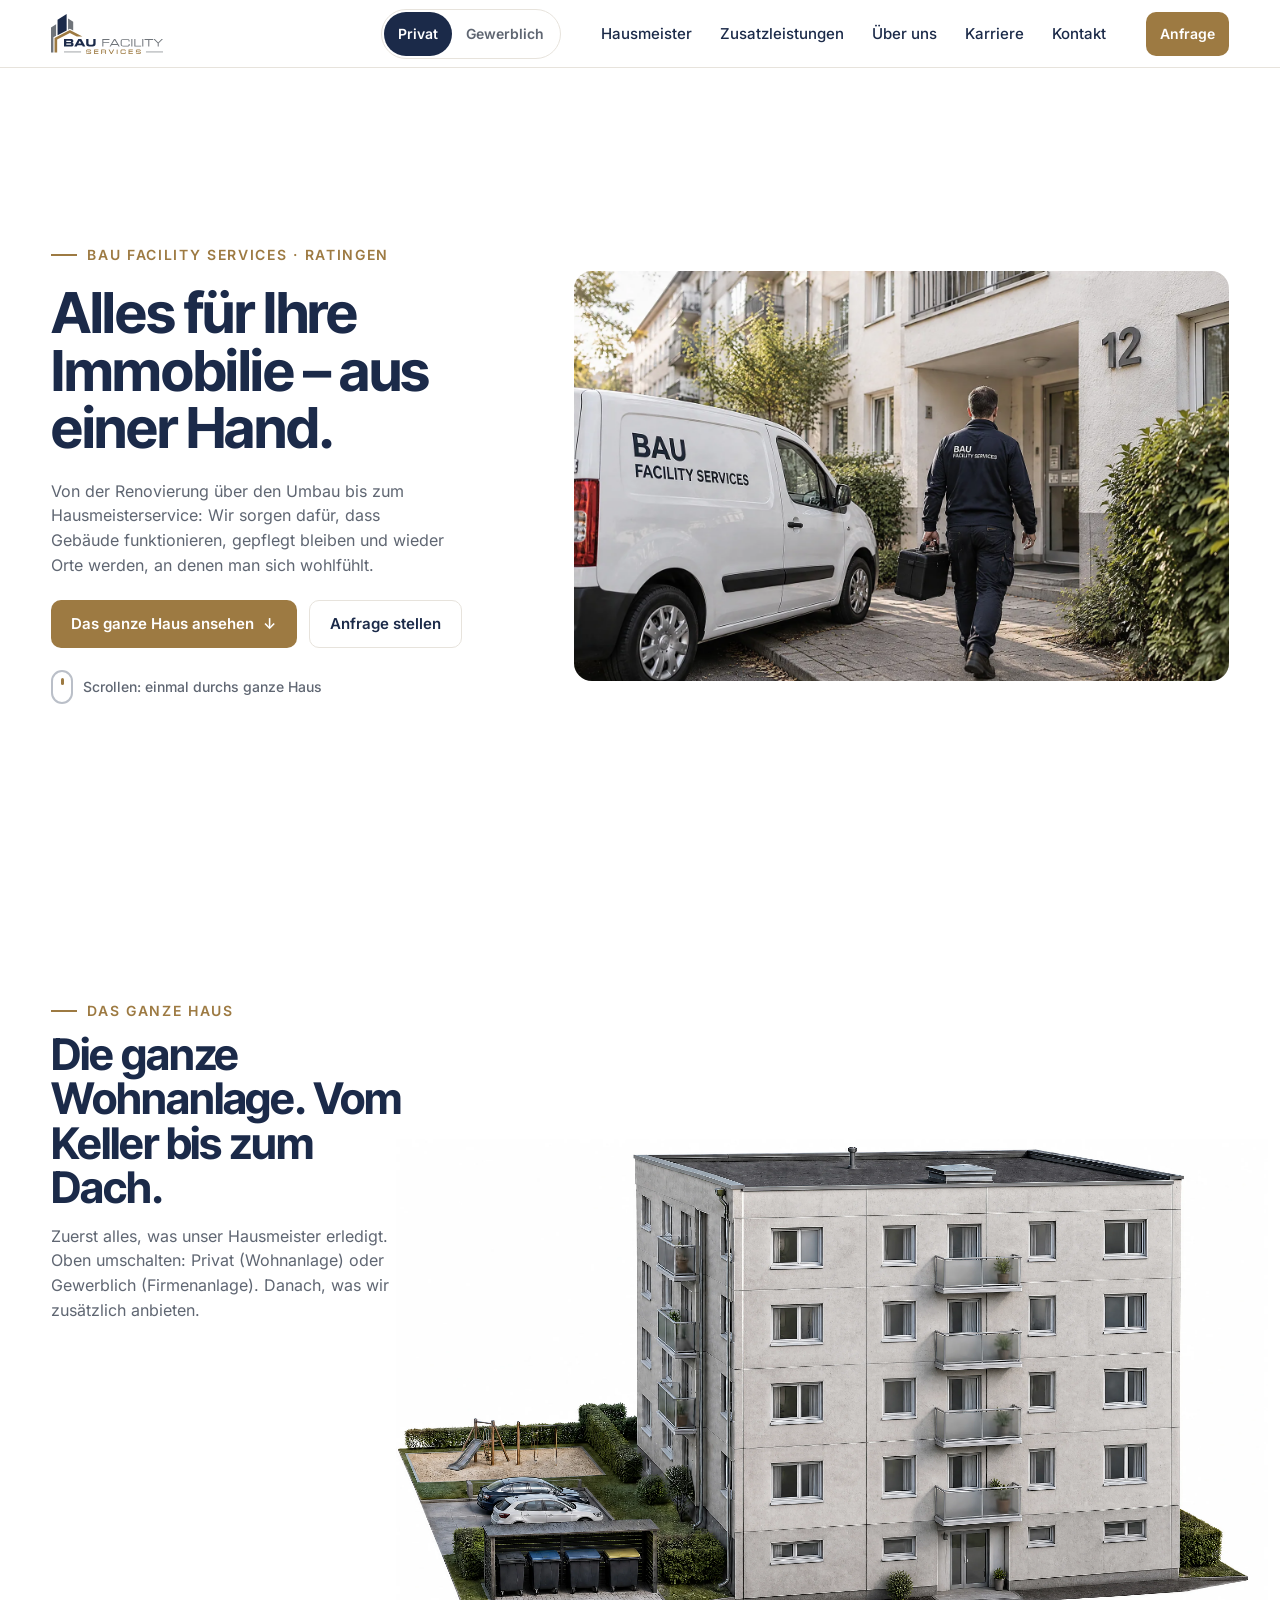
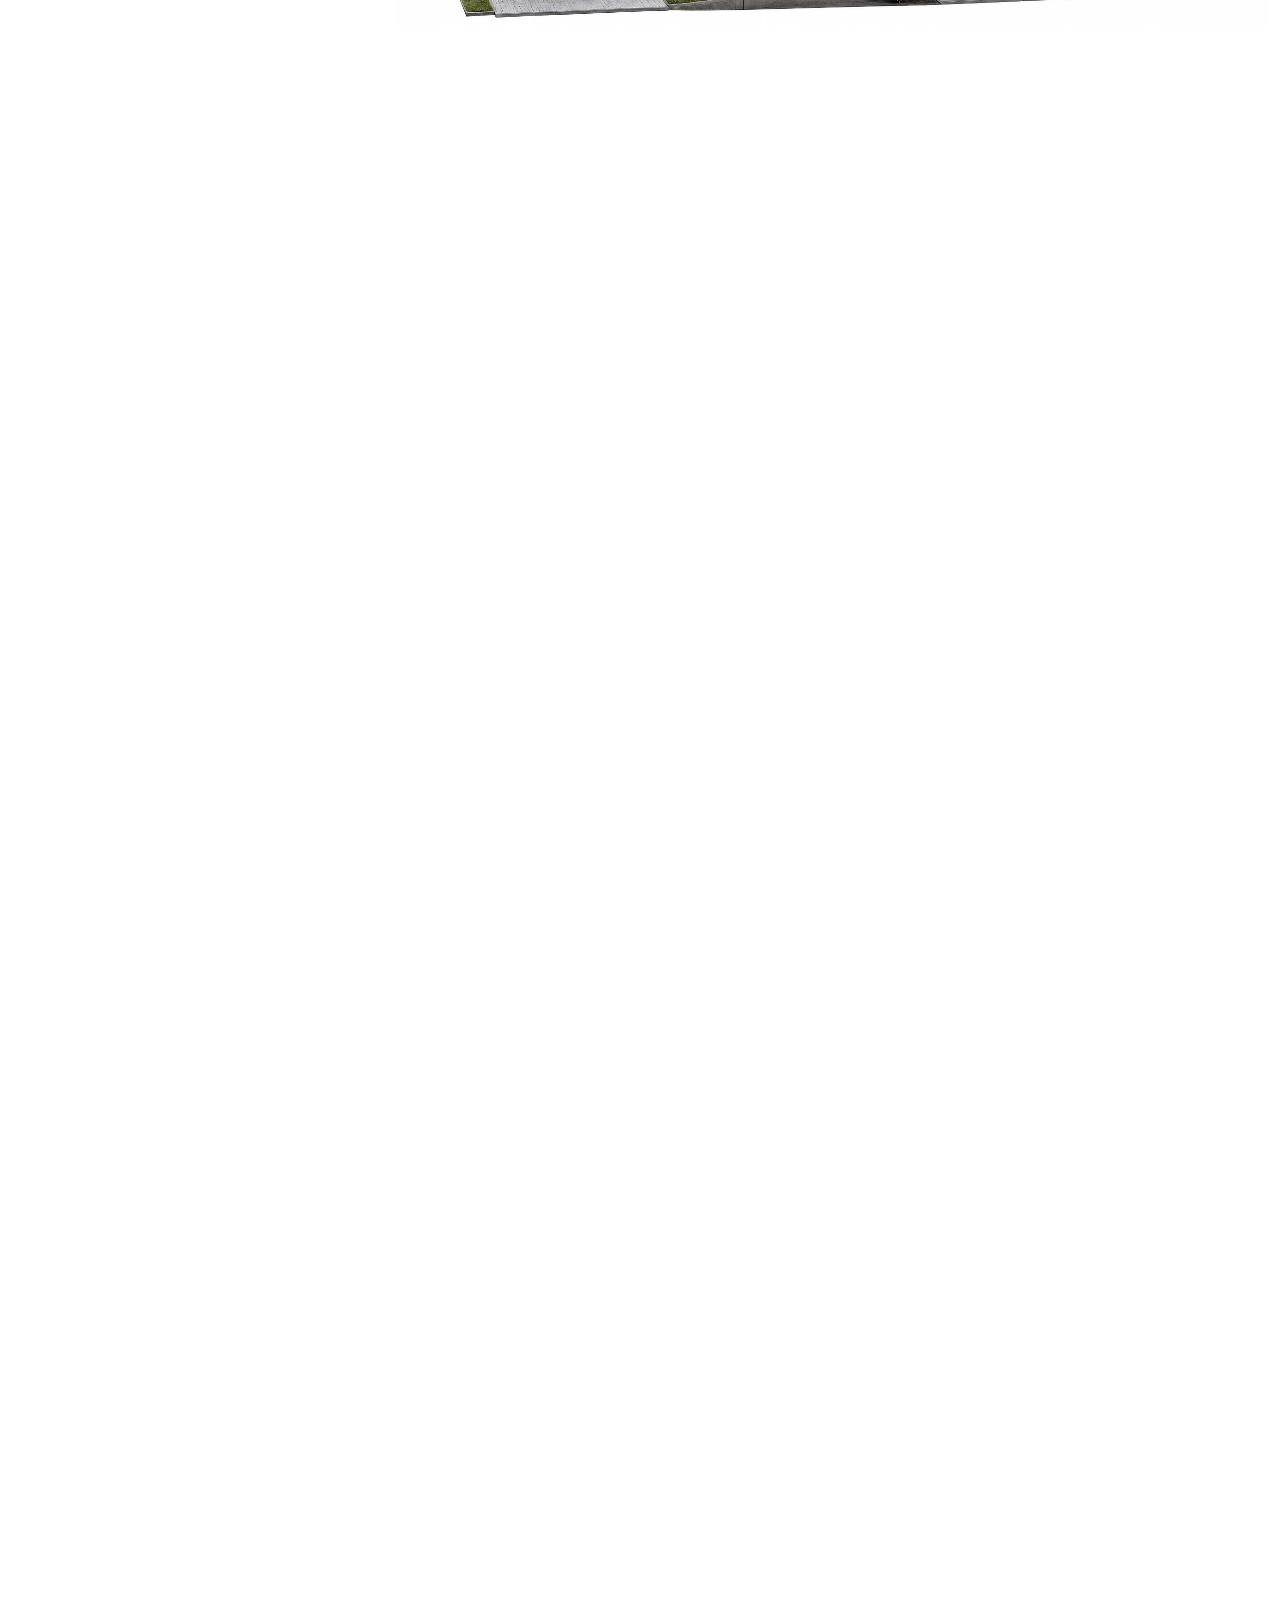
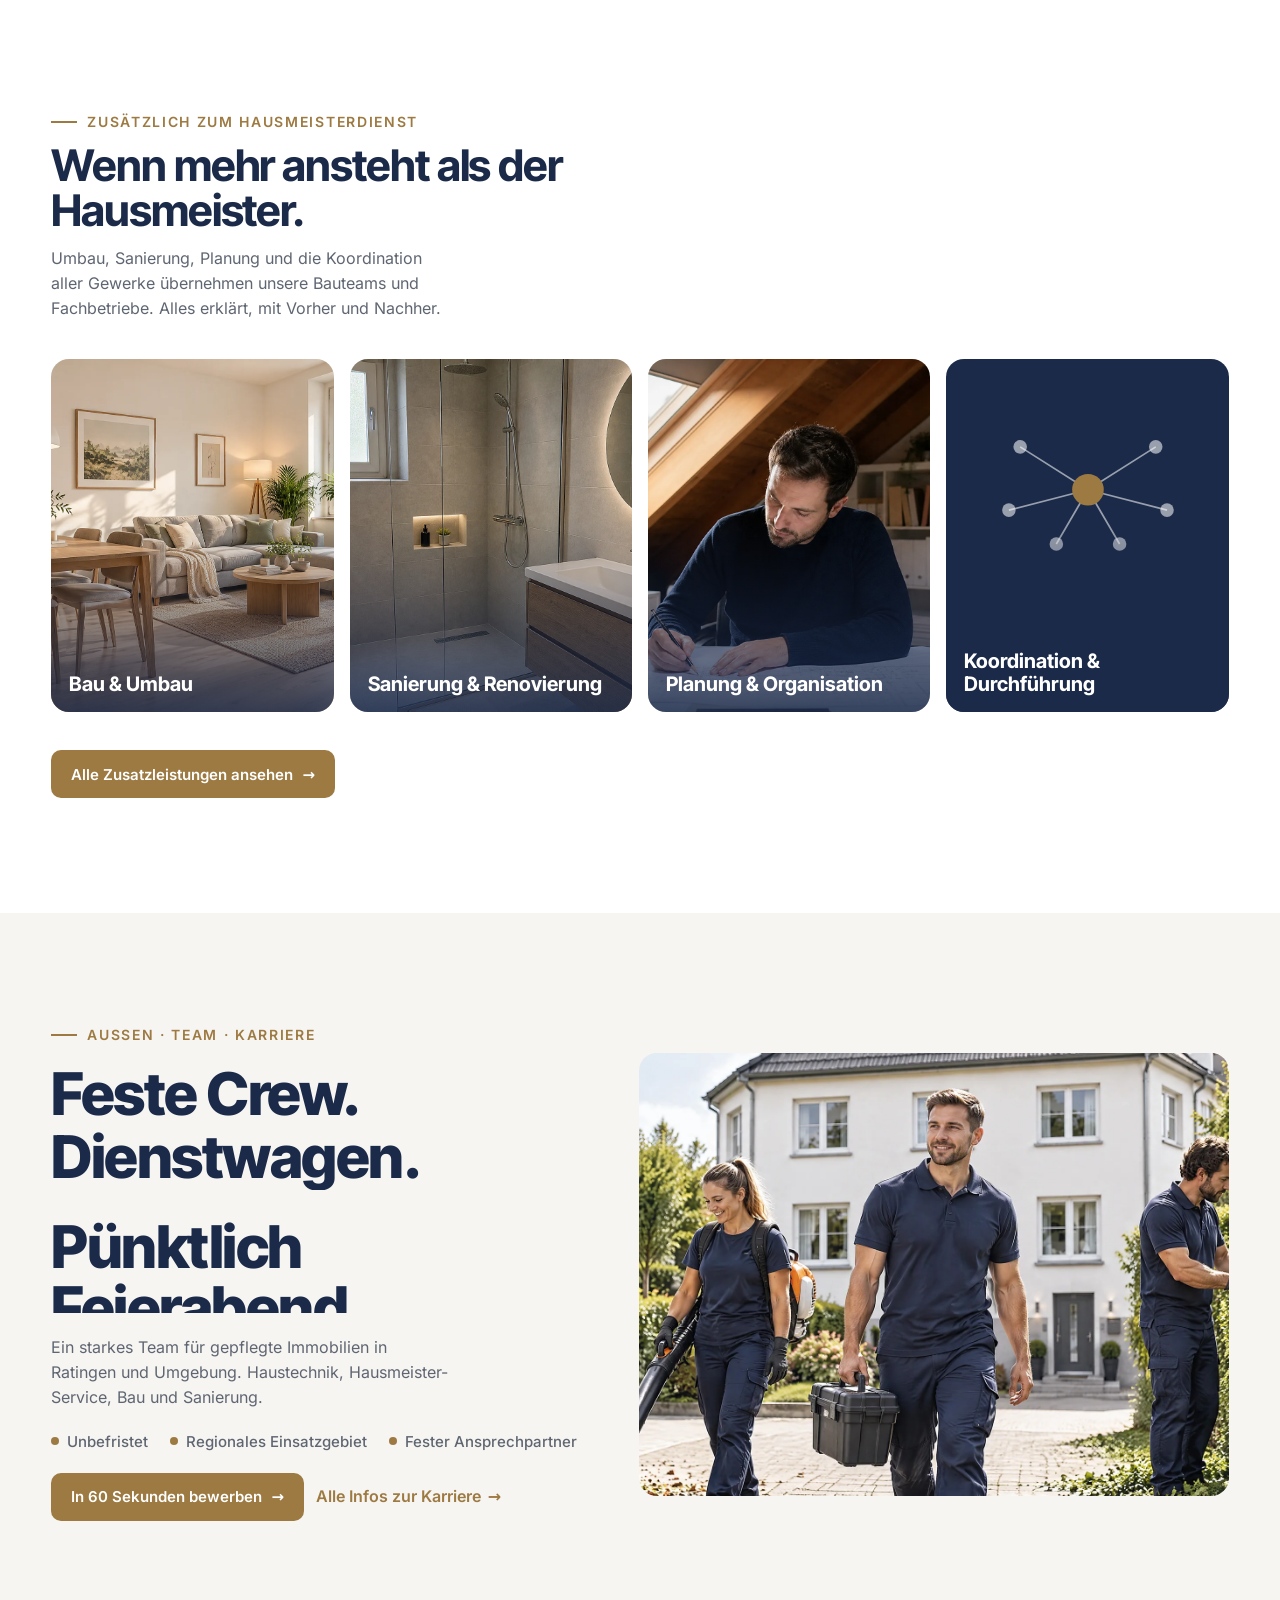
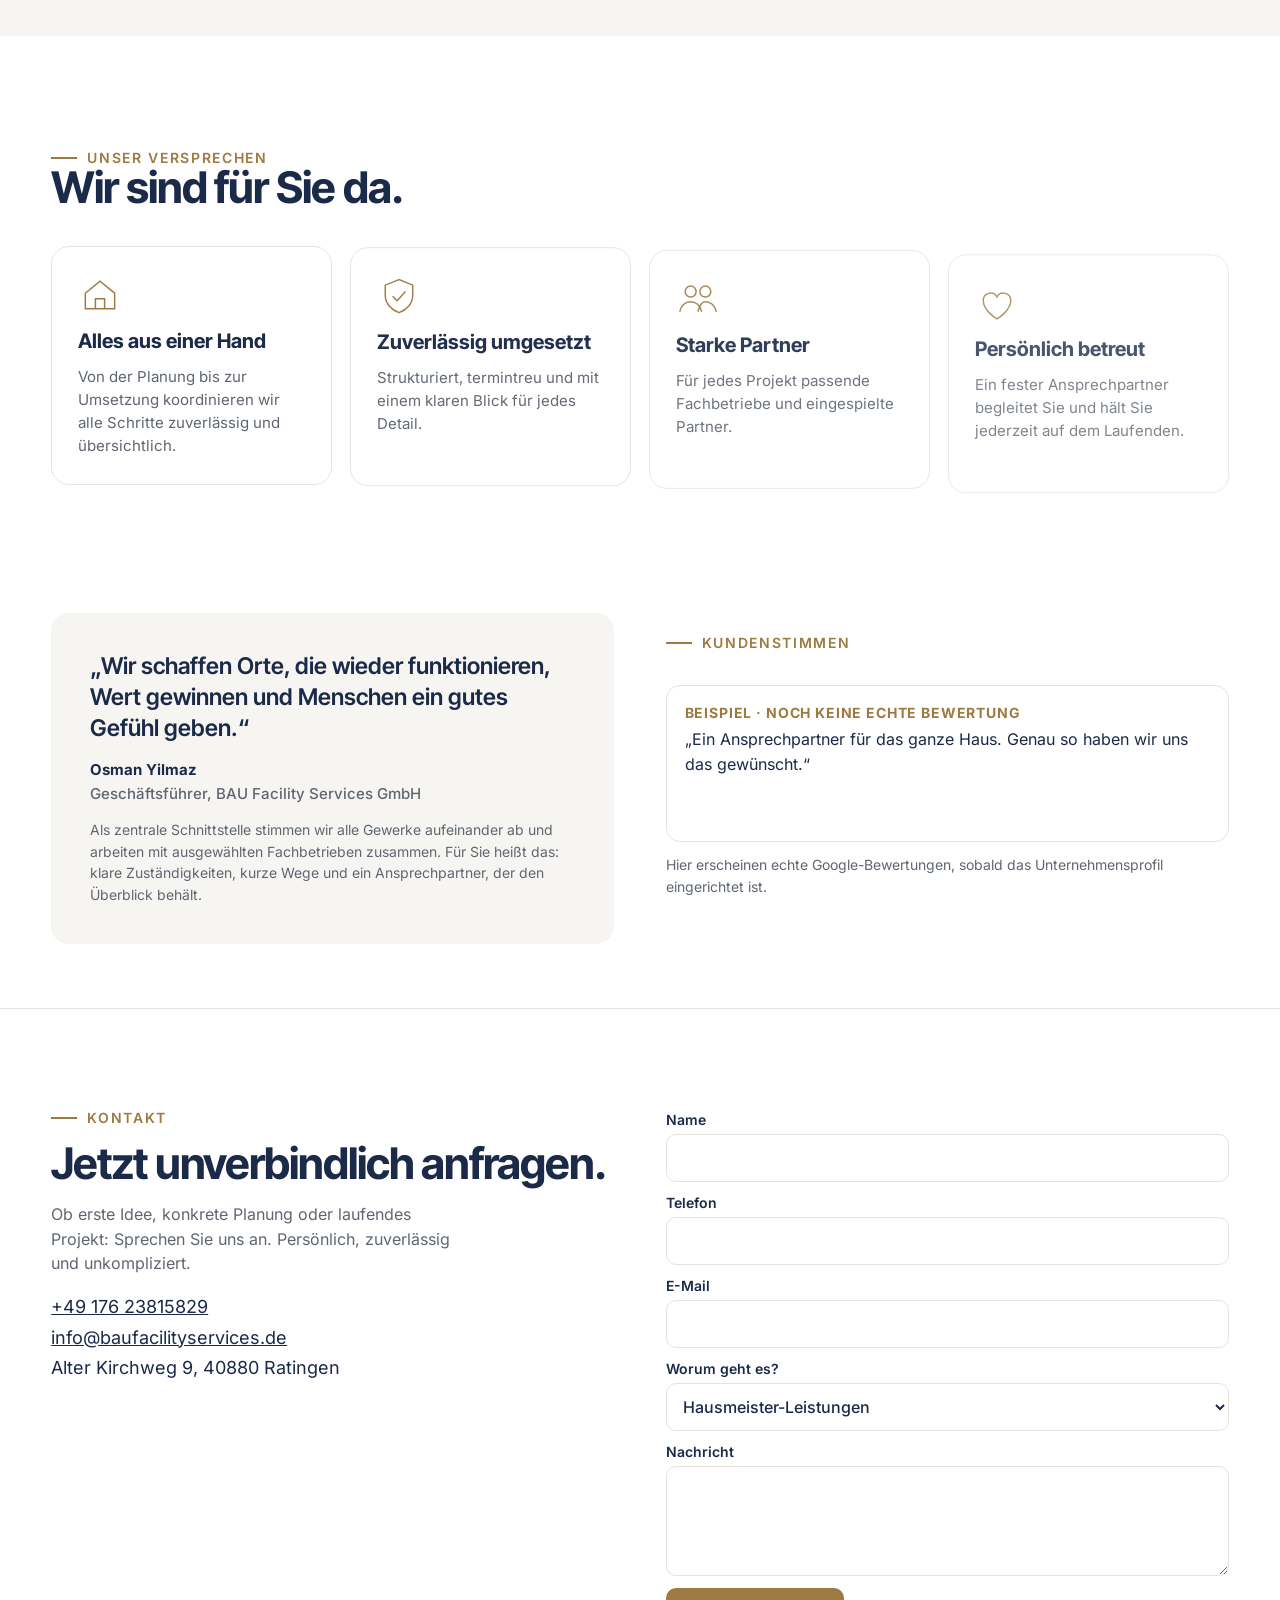
<file: index.html>
<!doctype html>
<html lang="de">
<head>
<meta charset="utf-8">
<meta name="viewport" content="width=device-width, initial-scale=1, viewport-fit=cover">
<title>BAU Facility Services · Alles für Ihre Immobilie – aus einer Hand</title>
<meta name="description" content="BAU Facility Services GmbH, Ratingen: Planung & Organisation, Koordination & Durchführung, Bau & Umbau, Sanierung & Renovierung und Hausmeister-Leistungen. Ein Ansprechpartner für das ganze Haus.">
<meta name="theme-color" content="#ffffff">
<link rel="icon" href="assets/logo.svg">
<link rel="preload" href="assets/fonts/inter-tight.woff2" as="font" type="font/woff2" crossorigin>
<link rel="stylesheet" href="styles.css">
<script src="assets/manifest.js"></script>
</head>
<body>
<a class="sr" href="#start">Zum Inhalt</a>
<header class="nav">
  <a class="nav__logo" href="#start" aria-label="BAU Facility Services – Start"><img src="assets/logo.svg" alt="BAU Facility Services" width="170" height="61"></a>
  <div class="seg" role="group" aria-label="Objektart wählen"><button type="button" data-mode="wohn" aria-pressed="true">Privat</button><button type="button" data-mode="firma" aria-pressed="false">Gewerblich</button></div>
  <ul class="nav__links">
    <li><a href="#keller">Hausmeister</a></li>
    <li><a href="zusatzleistungen.html">Zusatzleistungen</a></li>
    <li><a href="#werte">Über uns</a></li>
    <li><a href="#team">Karriere</a></li>
    <li><a href="#kontakt">Kontakt</a></li>
  </ul>
  <span class="nav__loc"><svg viewBox="0 0 24 24" aria-hidden="true"><path d="M12 21s7-6.2 7-11a7 7 0 1 0-14 0c0 4.8 7 11 7 11z"/><circle cx="12" cy="10" r="2.5"/></svg>Ratingen</span>
  <a class="btn btn--or btn--sm" href="#kontakt">Anfrage</a>
  <button class="burger" aria-label="Menü öffnen" aria-expanded="false" aria-controls="menu"><span></span></button>
</header>
<div class="progress" aria-hidden="true"></div>
<nav class="menu" id="menu" hidden aria-label="Menü">
  <a href="#keller">Hausmeister-Leistungen</a><a href="#koordination">Ihr Ansprechpartner</a><a href="zusatzleistungen.html">Zusatzleistungen: Bau, Sanierung, Planung</a><a href="#team">Karriere</a><a href="#kontakt">Kontakt</a>
</nav>

<main>
<!-- 1 · HERO -->
<section class="hero" id="start">
  <div class="hero__copy">
    <p class="eyebrow">BAU Facility Services · Ratingen</p>
    <h1>Alles für Ihre Immobilie – aus einer Hand.</h1>
    <p class="lead">Von der Renovierung über den Umbau bis zum Hausmeisterservice: Wir sorgen dafür, dass Gebäude funktionieren, gepflegt bleiben und wieder Orte werden, an denen man sich wohlfühlt.</p>
    <div class="row"><a class="btn btn--or" href="#haus">Das ganze Haus ansehen <span class="arrow">↓</span></a><a class="btn btn--ghost" href="#kontakt">Anfrage stellen</a></div>
    <p class="scrollhint"><i></i>Scrollen: einmal durchs ganze Haus</p>
  </div>
  <div class="hero__media">
    <img data-img="m4-vorort" alt="Servicewagen von BAU Facility Services vor dem Haus Nr. 12, ein Techniker geht zur Tür" fetchpriority="high">
    <video data-video="vorort" muted playsinline preload="auto" aria-hidden="true"></video>
  </div>
</section>

<!-- 2–7 · DAS GANZE HAUS -->
<section class="haus" id="haus">
  <div class="stage" id="stage">
    <div class="haus__intro" id="intro">
      <p class="eyebrow">Das ganze Haus</p>
      <h2 id="introH">Die ganze Wohnanlage. Vom Keller bis zum Dach.</h2>
      <p class="lead">Zuerst alles, was unser Hausmeister erledigt. Oben umschalten: Privat (Wohnanlage) oder Gewerblich (Firmenanlage). Danach, was wir zusätzlich anbieten.</p>
    </div>
    <div class="house" id="house">
      <img class="cut" data-img="w1-schnitt" alt="Schnitt durch eine Wohnanlage: Keller, Treppenhaus, Wohnetagen und Dach">
      <img class="facade" data-img="w2-fassade" alt="Fassade der Wohnanlage">
      <div class="hl" id="hl"></div>
      <div class="labels" id="labels">
        <a class="lab" href="#dach" data-f="dach"><i></i><b>Dach</b></a>
        <a class="lab" href="#og" data-f="og"><i></i><b>1. Obergeschoss</b></a>
        <a class="lab" href="#eg" data-f="eg"><i></i><b>Erdgeschoss</b></a>
        <a class="lab" href="#keller" data-f="keller"><i></i><b>Keller</b></a>
        <a class="lab" href="#aussen" data-f="aussen"><i></i><b>Außen</b></a>
      </div>
    </div>

    <!-- Akt 1 · Hausmeister-Rundgang (Kamera fährt ohne Rauszoomen vom Keller nach oben) -->
    <article class="sc sc--hm" id="c-keller" aria-live="polite"></article>
    <article class="sc sc--hm" id="c-eg" aria-live="polite"></article>
    <article class="sc sc--hm" id="c-og" aria-live="polite"></article>
    <article class="sc sc--hm" id="c-dach" aria-live="polite"></article>
    <article class="sc sc--hm" id="c-aussen" aria-live="polite"></article>

    <!-- Koordination -->
    <div class="coord" id="coord"><svg id="coordSvg" aria-hidden="true"></svg></div>
    <article class="sc sc--coord" id="contactCard" aria-labelledby="t-coord">
      <img data-img="a1-ansprechpartner" alt="Ihr fester Ansprechpartner bei BAU Facility Services (Symbolbild)">
      <p class="crumb">Ein Objekt · ein Ansprechpartner</p>
      <h2 id="t-coord">Ein fester Ansprechpartner für Ihre Anlage.</h2>
      <p class="lead">Ihr Hausmeister kennt jede Etage. Sie haben eine Nummer für alles, mit Foto-Protokoll nach jedem Einsatz.</p>
      <div class="row"><a class="more" href="#kontakt">Hausmeister anfragen <span class="arrow">→</span></a><a class="more" href="zusatzleistungen.html">Zusatzleistungen <span class="arrow">→</span></a></div>
    </article>
    </div>
  </div>
</section>
<span id="keller" class="sr"></span><span id="eg" class="sr"></span><span id="og" class="sr"></span><span id="dach" class="sr"></span><span id="aussen" class="sr"></span><span id="koordination" class="sr"></span>

<!-- ZUSATZLEISTUNGEN (Teaser, eigene Seite) -->
<section class="zteaser" id="zusatz" aria-labelledby="zt-h">
  <div class="zteaser__head">
    <p class="eyebrow">Zusätzlich zum Hausmeisterdienst</p>
    <h2 id="zt-h">Wenn mehr ansteht als der Hausmeister.</h2>
    <p class="lead">Umbau, Sanierung, Planung und die Koordination aller Gewerke übernehmen unsere Bauteams und Fachbetriebe. Alles erklärt, mit Vorher und Nachher.</p>
  </div>
  <div class="zteaser__grid">
    <a class="ztile" href="zusatzleistungen.html#umbau"><img data-img="e2-eg-nachher" alt="Umgebauter, heller Wohnraum" loading="lazy"><span>Bau & Umbau</span></a>
    <a class="ztile" href="zusatzleistungen.html#sanierung"><img data-img="o3-bad-ergebnis" alt="Saniertes Bad" loading="lazy"><span>Sanierung & Renovierung</span></a>
    <a class="ztile" href="zusatzleistungen.html#planung"><img data-img="d1-dach" alt="Projektleiter plant mit Grundrissen" loading="lazy"><span>Planung & Organisation</span></a>
    <a class="ztile ztile--svg" href="zusatzleistungen.html#koordination"><svg viewBox="0 0 200 120" aria-hidden="true"><g fill="none" stroke="currentColor" stroke-width="1.5"><path d="M100 60 40 22M100 60 160 22M100 60 30 78M100 60 170 78M100 60 72 108M100 60 128 108"/></g><g fill="currentColor"><circle cx="40" cy="22" r="6"/><circle cx="160" cy="22" r="6"/><circle cx="30" cy="78" r="6"/><circle cx="170" cy="78" r="6"/><circle cx="72" cy="108" r="6"/><circle cx="128" cy="108" r="6"/></g><circle cx="100" cy="60" r="14" fill="#9d7a42"/></svg><span>Koordination & Durchführung</span></a>
  </div>
  <a class="btn btn--or" href="zusatzleistungen.html">Alle Zusatzleistungen ansehen <span class="arrow">→</span></a>
</section>

<!-- 8 · AUSSEN / TEAM -->
<section class="team" id="team">
  <div style="display:flex;flex-direction:column;gap:22px">
    <p class="eyebrow">Außen · Team · Karriere</p>
    <div class="kin" id="kin"><span><b>Feste Crew.</b></span><span><b>Dienstwagen.</b></span><span><b>Pünktlich Feierabend.</b></span></div>
    <p class="lead">Ein starkes Team für gepflegte Immobilien in Ratingen und Umgebung. Haustechnik, Hausmeister-Service, Bau und Sanierung.</p>
    <div class="perks"><span>Unbefristet</span><span>Regionales Einsatzgebiet</span><span>Fester Ansprechpartner</span></div>
    <div class="row"><button class="btn btn--or" data-open="apply">In 60 Sekunden bewerben <span class="arrow">→</span></button><a class="more" href="karriere.html">Alle Infos zur Karriere <span class="arrow">→</span></a></div>
  </div>
  <div class="team__media"><img data-img="t1-team" alt="Team von BAU Facility Services bei der Pflege des Außenbereichs"></div>
</section>

<!-- 9 · WERTE, ÜBER UNS, STIMMEN -->
<section class="werte" id="werte">
  <p class="eyebrow">Unser Versprechen</p>
  <h2>Wir sind für Sie da.</h2>
  <div class="werte__grid">
    <article class="wert"><svg viewBox="0 0 48 48"><path d="M8 22 24 9l16 13v17H8z"/><path d="M19 39V28h10v11"/></svg><h3>Alles aus einer Hand</h3><p>Von der Planung bis zur Umsetzung koordinieren wir alle Schritte zuverlässig und übersichtlich.</p></article>
    <article class="wert"><svg viewBox="0 0 48 48"><path d="M24 6 9 12v11c0 9 6.5 16 15 19 8.5-3 15-10 15-19V12z"/><path d="m17 24 5 5 9-10"/></svg><h3>Zuverlässig umgesetzt</h3><p>Strukturiert, termintreu und mit einem klaren Blick für jedes Detail.</p></article>
    <article class="wert"><svg viewBox="0 0 48 48"><circle cx="16" cy="16" r="6"/><circle cx="32" cy="16" r="6"/><path d="M4 38c1.5-7 6.5-11 12-11s10.5 4 12 11M24 38c1.5-7 4-11 8-11 5.5 0 10.5 4 12 11"/></svg><h3>Starke Partner</h3><p>Für jedes Projekt passende Fachbetriebe und eingespielte Partner.</p></article>
    <article class="wert"><svg viewBox="0 0 48 48"><path d="M24 41s-15-8.6-15-20a8 8 0 0 1 15-4 8 8 0 0 1 15 4c0 11.4-15 20-15 20z"/></svg><h3>Persönlich betreut</h3><p>Ein fester Ansprechpartner begleitet Sie und hält Sie jederzeit auf dem Laufenden.</p></article>
  </div>
</section>
<section class="about" aria-label="Über uns">
  <div class="quote">
    <q>Wir schaffen Orte, die wieder funktionieren, Wert gewinnen und Menschen ein gutes Gefühl geben.</q>
    <b>Osman Yilmaz<span>Geschäftsführer, BAU Facility Services GmbH</span></b>
    <p class="note">Als zentrale Schnittstelle stimmen wir alle Gewerke aufeinander ab und arbeiten mit ausgewählten Fachbetrieben zusammen. Für Sie heißt das: klare Zuständigkeiten, kurze Wege und ein Ansprechpartner, der den Überblick behält.</p>
  </div>
  <div class="revs" aria-label="Kundenstimmen (Beispiele)">
    <p class="eyebrow">Kundenstimmen</p>
    <div class="rev"><small>Beispiel · noch keine echte Bewertung</small><p id="revTxt">„Ein Ansprechpartner für das ganze Haus. Genau so haben wir uns das gewünscht.“</p></div>
    <p class="note">Hier erscheinen echte Google-Bewertungen, sobald das Unternehmensprofil eingerichtet ist.</p>
  </div>
</section>

<!-- KONTAKT -->
<section class="contact" id="kontakt">
  <div style="display:grid;gap:16px;align-content:start">
    <p class="eyebrow">Kontakt</p>
    <h2>Jetzt unverbindlich anfragen.</h2>
    <p class="lead">Ob erste Idee, konkrete Planung oder laufendes Projekt: Sprechen Sie uns an. Persönlich, zuverlässig und unkompliziert.</p>
    <p style="font-size:18px;line-height:1.7"><a href="tel:+4917623815829">+49 176 23815829</a><br><a href="mailto:info@baufacilityservices.de">info@baufacilityservices.de</a><br>Alter Kirchweg 9, 40880 Ratingen</p>
  </div>
  <form class="f" id="contactForm">
    <label>Name<input name="name" autocomplete="name" required></label>
    <label>Telefon<input name="tel" type="tel" autocomplete="tel"></label>
    <label>E-Mail<input name="mail" type="email" autocomplete="email" required></label>
    <label>Worum geht es?<select name="topic"><option>Hausmeister-Leistungen</option><option>Bau & Umbau</option><option>Sanierung & Renovierung</option><option>Planung & Organisation</option><option>Koordination & Durchführung</option></select></label>
    <label>Nachricht<textarea name="msg"></textarea></label>
    <button class="btn btn--or" type="submit" style="justify-self:start">Anfrage senden <span class="arrow">→</span></button>
    <p class="note">Öffnet Ihr E-Mail-Programm mit der fertigen Nachricht.</p>
  </form>
</section>
</main>

<footer class="foot">
  <img src="assets/logo-w.svg" alt="BAU Facility Services" width="200" height="72">
  <nav aria-label="Seiten"><a href="hausmeister.html">Hausmeister</a><a href="bau-umbau.html">Bau & Umbau</a><a href="sanierung.html">Sanierung</a><a href="planung.html">Planung</a><a href="koordination.html">Koordination</a><a href="karriere.html">Karriere</a><a href="impressum.html">Impressum</a><a href="datenschutz.html">Datenschutz</a></nav>
  <small>© 2026 BAU Facility Services GmbH i. G. · Ratingen</small>
</footer>

<div class="modal" id="apply" hidden role="dialog" aria-modal="true" aria-labelledby="apT">
  <div class="modal__box">
    <button class="modal__x" data-close aria-label="Schließen">×</button>
    <div class="row" style="justify-content:space-between"><h3 id="apT" style="font:700 22px var(--f-d)">Bewerben in 60 Sekunden</h3><span class="timer" id="timer">60</span></div>
    <div class="stepbar"><i class="on"></i><i></i><i></i></div>
    <form class="f" id="applyForm">
      <fieldset data-st="0" style="border:0;display:grid;gap:12px"><label>Was machst du?<select name="job"><option>Haustechnik / Installation</option><option>Hausmeister-Service</option><option>Maler / Trockenbau</option><option>Ausbildung</option><option>Quereinstieg</option></select></label><button type="button" class="btn btn--or" data-next>Weiter →</button></fieldset>
      <fieldset data-st="1" hidden style="border:0;display:grid;gap:12px"><label>Führerschein Klasse B?<select name="fs"><option>Ja</option><option>Nein</option><option>Mache ich gerade</option></select></label><label>Ab wann?<select name="ab"><option>Sofort</option><option>In 1 Monat</option><option>In 3 Monaten</option></select></label><button type="button" class="btn btn--or" data-next>Weiter →</button></fieldset>
      <fieldset data-st="2" hidden style="border:0;display:grid;gap:12px"><label>Name<input name="n" required autocomplete="name"></label><label>Telefon<input name="t" type="tel" required autocomplete="tel"></label><button class="btn btn--or" type="submit">Bewerbung abschicken →</button><p class="note">Öffnet Ihr E-Mail-Programm, kein Lebenslauf nötig.</p></fieldset>
    </form>
  </div>
</div>

<script src="assets/js/gsap.min.js"></script>
<script src="assets/js/ScrollTrigger.min.js"></script>
<script src="assets/js/lenis.min.js"></script>
<script src="main.js"></script>
</body>
</html>
</file>
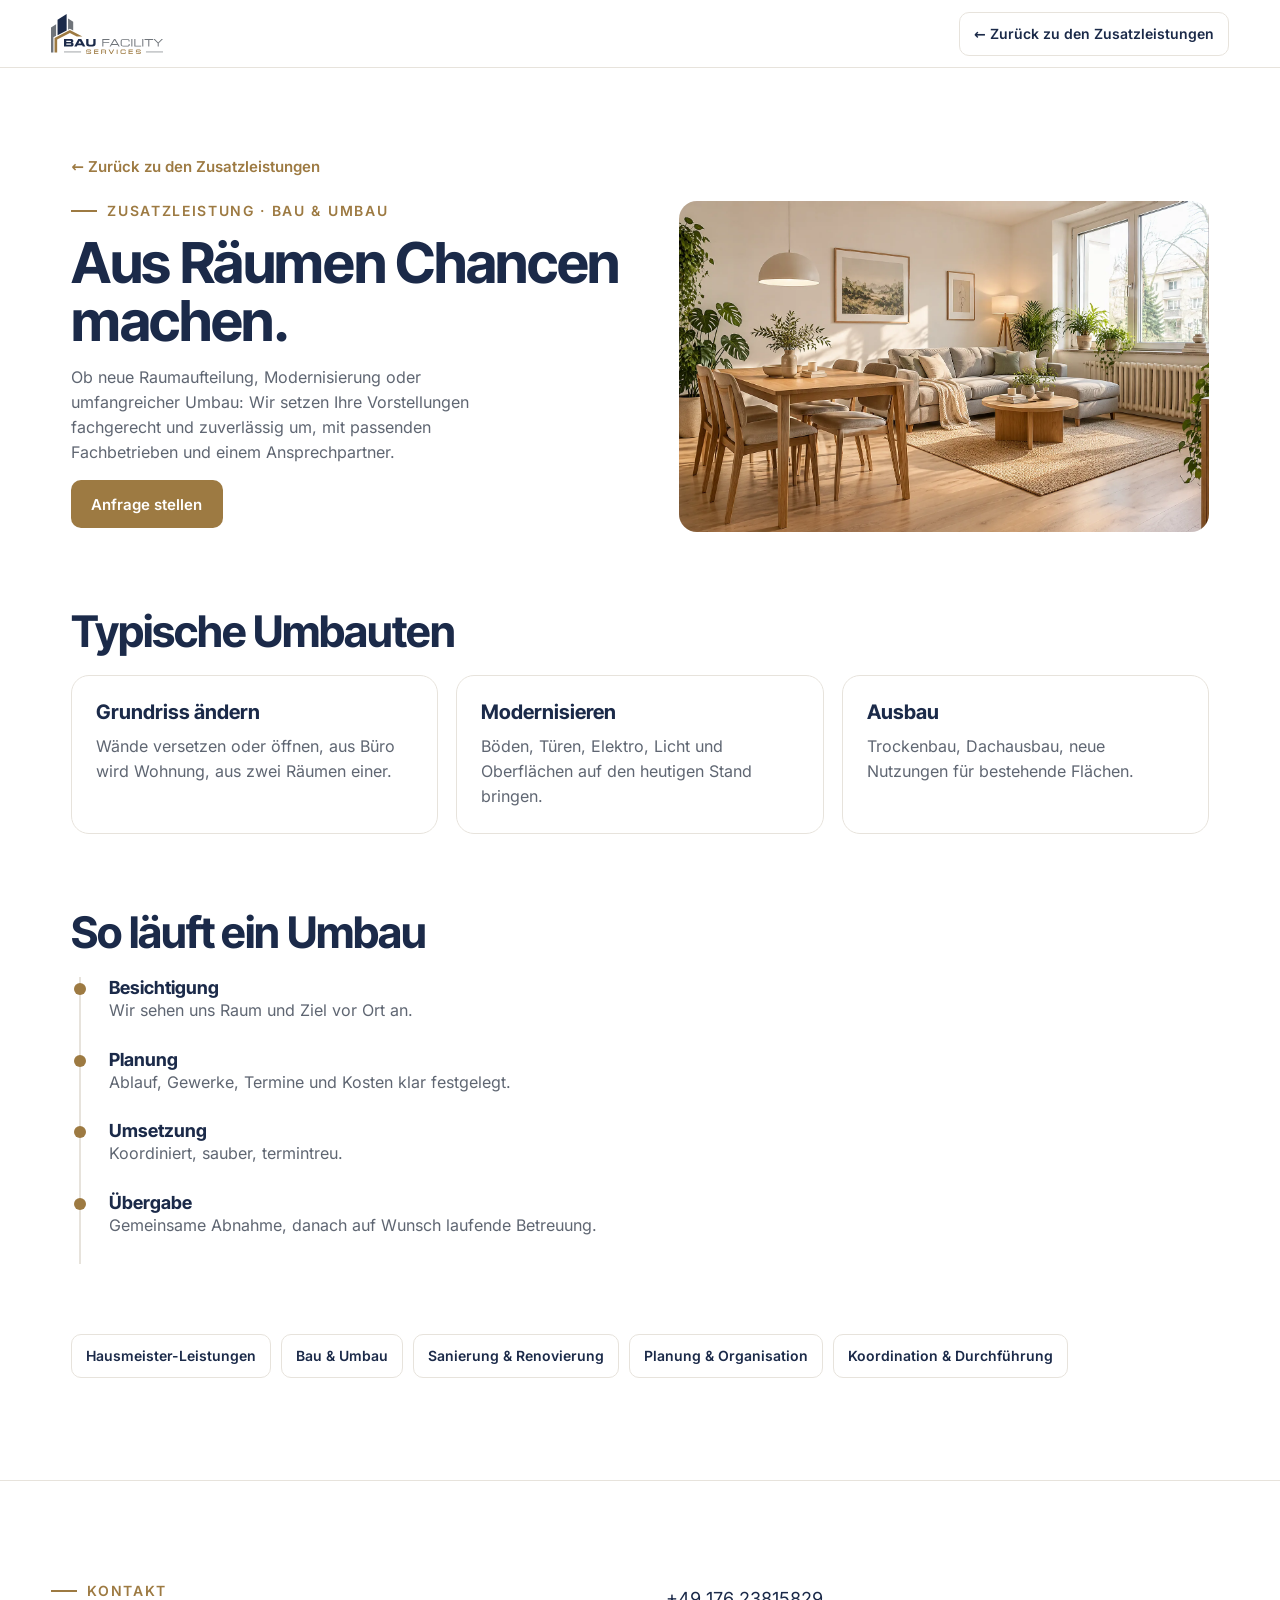
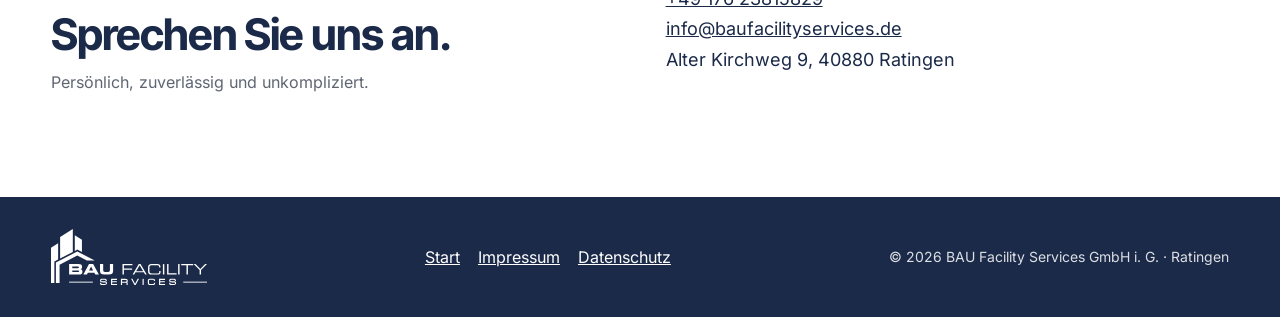
<file: bau-umbau.html>
<!doctype html><html lang="de"><head><meta charset="utf-8"><meta name="viewport" content="width=device-width, initial-scale=1"><title>Bau & Umbau · BAU Facility Services</title><meta name="description" content="Bau & Umbau von BAU Facility Services in Ratingen. Aus Räumen Chancen machen."><link rel="icon" href="assets/logo.svg"><link rel="stylesheet" href="styles.css"><script src="assets/manifest.js"></script></head><body>
<header class="nav"><a class="nav__logo" href="index.html" aria-label="Zur Startseite"><img src="assets/logo.svg" alt="BAU Facility Services" width="170" height="61"></a><a class="btn btn--ghost btn--sm" href="zusatzleistungen.html#umbau" style="margin-left:auto">← Zurück zu den Zusatzleistungen</a></header>
<main class="sub">
<a class="back" href="zusatzleistungen.html#umbau">← Zurück zu den Zusatzleistungen</a>
<div class="sub__hero"><div style="display:grid;gap:16px"><p class="eyebrow">Zusatzleistung · Bau & Umbau</p><h1>Aus Räumen Chancen machen.</h1><p class="lead">Ob neue Raumaufteilung, Modernisierung oder umfangreicher Umbau: Wir setzen Ihre Vorstellungen fachgerecht und zuverlässig um, mit passenden Fachbetrieben und einem Ansprechpartner.</p><div class="row"><a class="btn btn--or" href="#kontakt">Anfrage stellen</a></div></div><img data-img="e2-eg-nachher" alt="Umgebauter heller Wohnraum"></div>
<h2>Typische Umbauten</h2><div class="grid3">
<article class="card"><h3>Grundriss ändern</h3><p>Wände versetzen oder öffnen, aus Büro wird Wohnung, aus zwei Räumen einer.</p></article>
<article class="card"><h3>Modernisieren</h3><p>Böden, Türen, Elektro, Licht und Oberflächen auf den heutigen Stand bringen.</p></article>
<article class="card"><h3>Ausbau</h3><p>Trockenbau, Dachausbau, neue Nutzungen für bestehende Flächen.</p></article></div>
<h2>So läuft ein Umbau</h2><ol class="timeline"><li><b>Besichtigung</b><p>Wir sehen uns Raum und Ziel vor Ort an.</p></li><li><b>Planung</b><p>Ablauf, Gewerke, Termine und Kosten klar festgelegt.</p></li><li><b>Umsetzung</b><p>Koordiniert, sauber, termintreu.</p></li><li><b>Übergabe</b><p>Gemeinsame Abnahme, danach auf Wunsch laufende Betreuung.</p></li></ol><nav class="subnav" aria-label="Weitere Leistungen"><a class="btn btn--ghost btn--sm" href="hausmeister.html">Hausmeister-Leistungen</a><a class="btn btn--ghost btn--sm" href="bau-umbau.html">Bau & Umbau</a><a class="btn btn--ghost btn--sm" href="sanierung.html">Sanierung & Renovierung</a><a class="btn btn--ghost btn--sm" href="planung.html">Planung & Organisation</a><a class="btn btn--ghost btn--sm" href="koordination.html">Koordination & Durchführung</a></nav>
</main>
<section class="contact" id="kontakt"><div style="display:grid;gap:14px;align-content:start"><p class="eyebrow">Kontakt</p><h2>Sprechen Sie uns an.</h2><p class="lead">Persönlich, zuverlässig und unkompliziert.</p></div><p style="font-size:18px;line-height:1.7"><a href="tel:+4917623815829">+49 176 23815829</a><br><a href="mailto:info@baufacilityservices.de">info@baufacilityservices.de</a><br>Alter Kirchweg 9, 40880 Ratingen</p></section>
<footer class="foot"><img src="assets/logo-w.svg" alt="BAU Facility Services" width="200" height="72"><nav aria-label="Seiten"><a href="index.html">Start</a><a href="impressum.html">Impressum</a><a href="datenschutz.html">Datenschutz</a></nav><small>© 2026 BAU Facility Services GmbH i. G. · Ratingen</small></footer>
<script src="sub.js"></script></body></html>
</file>
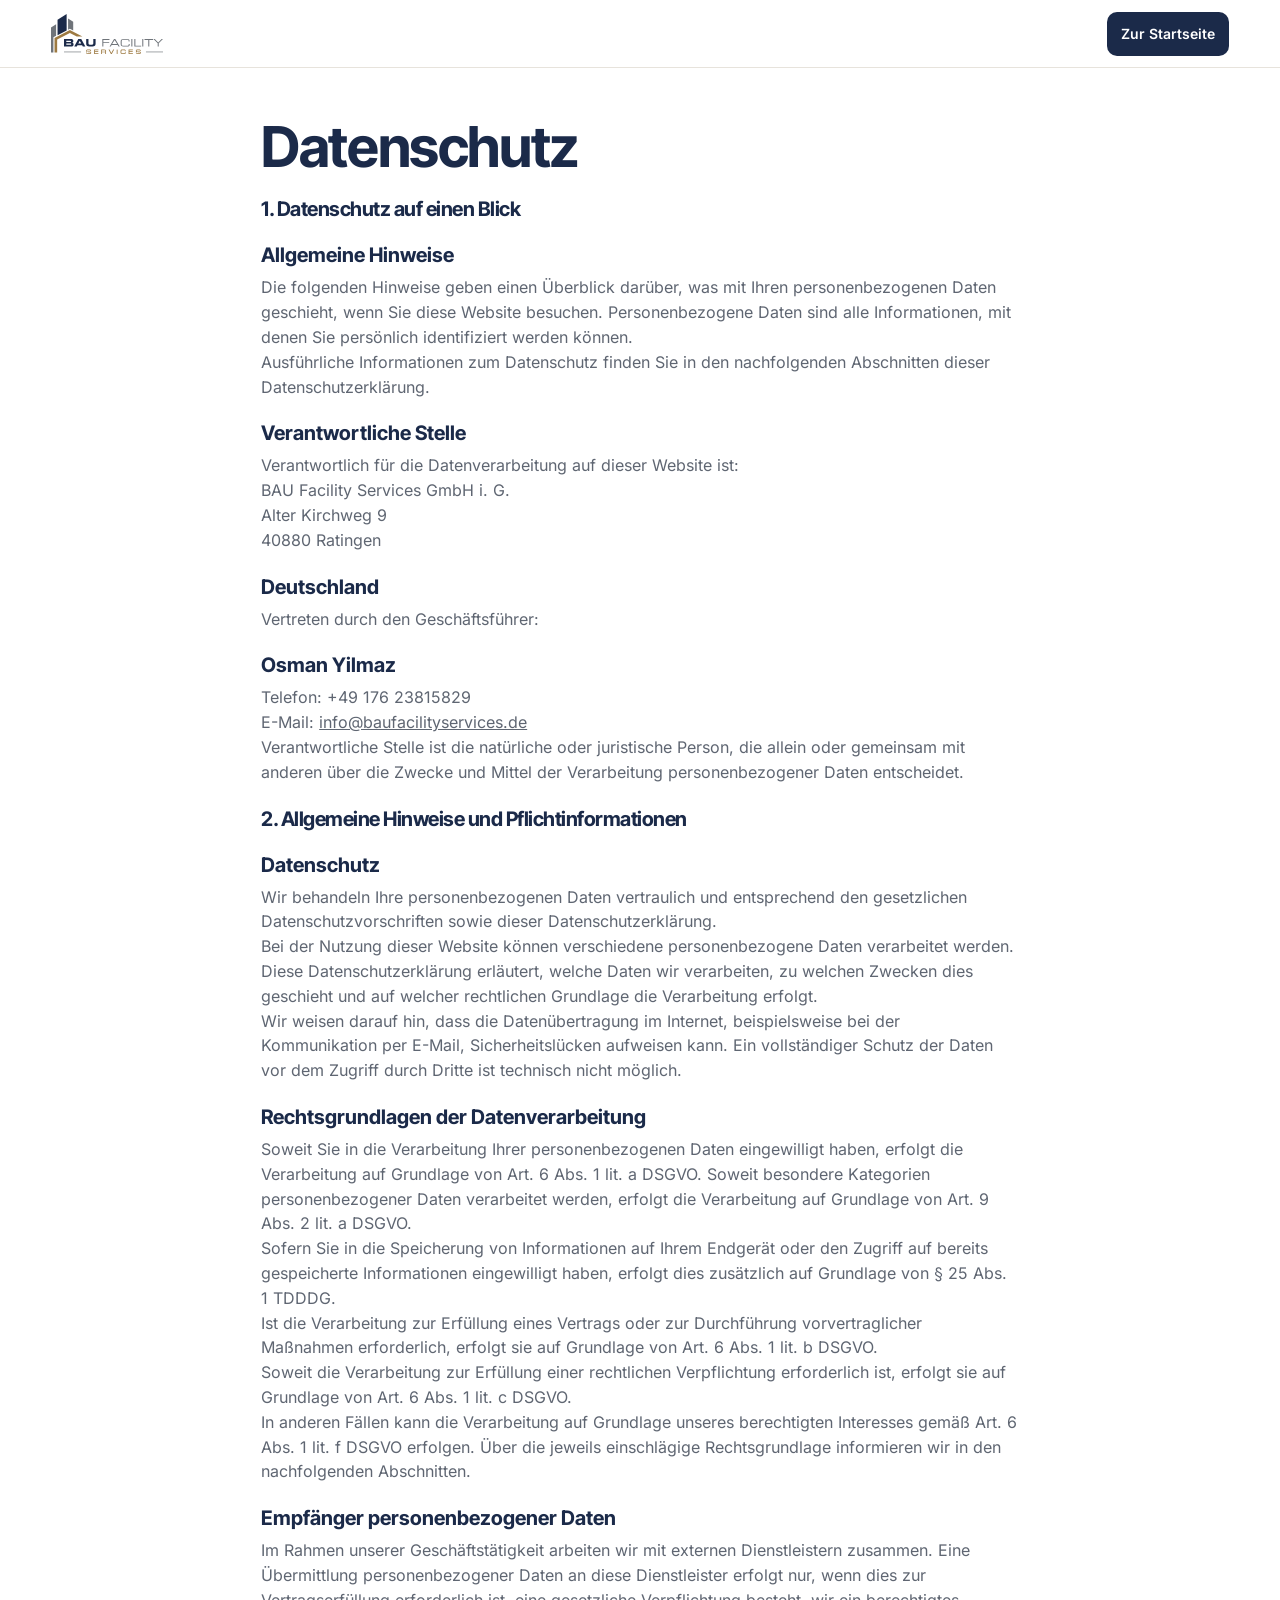
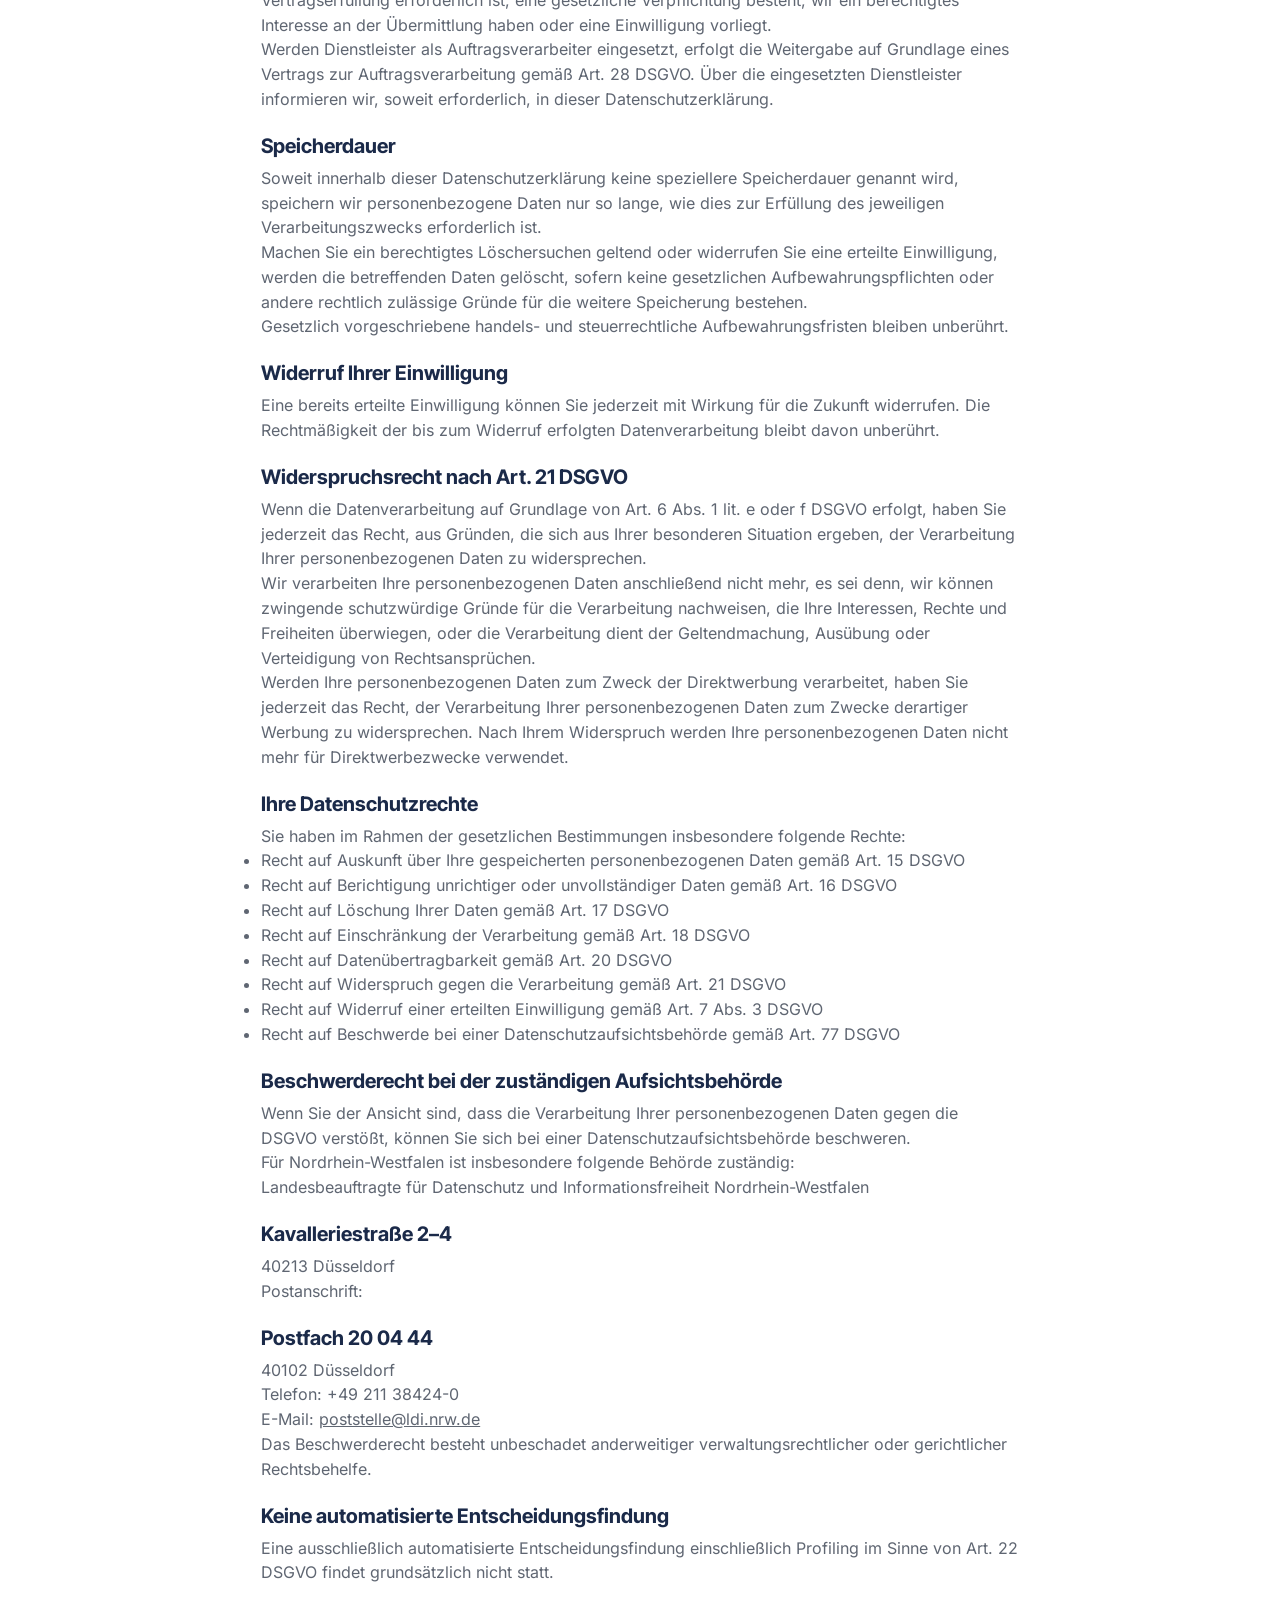
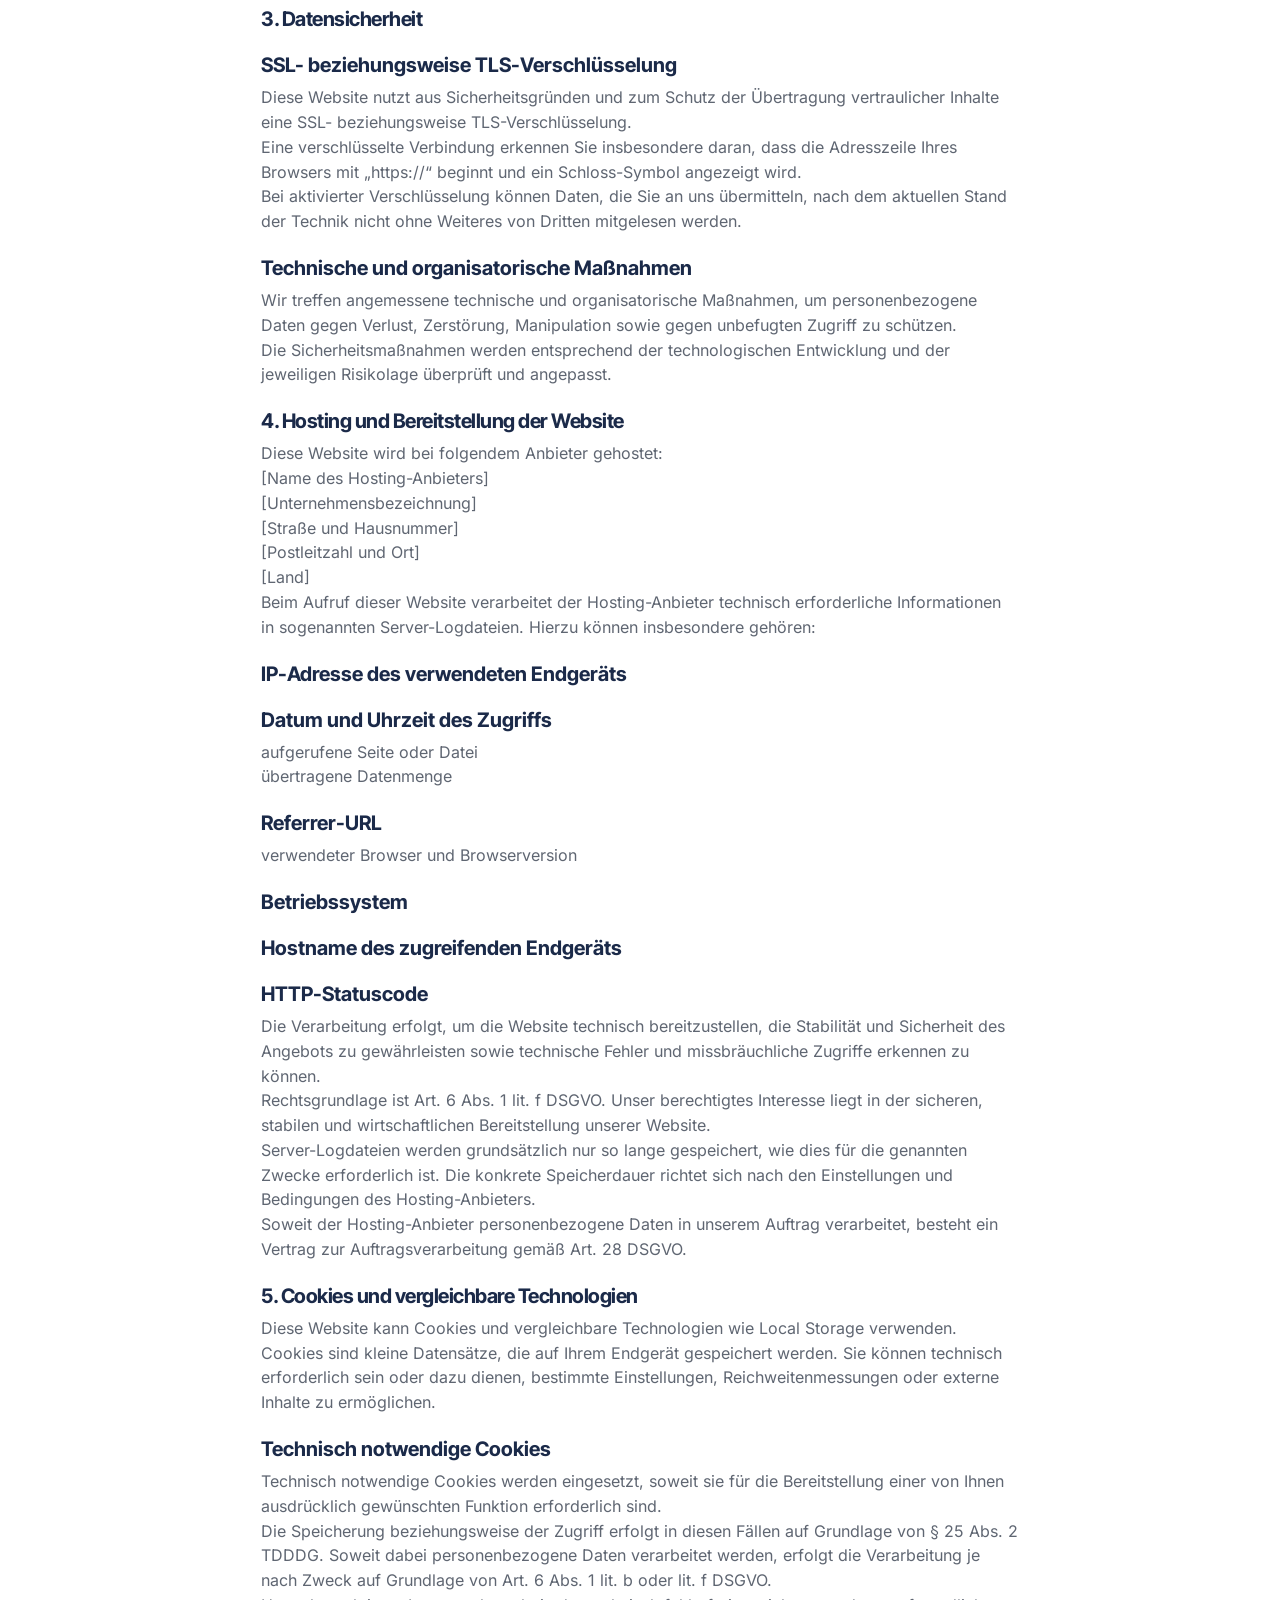
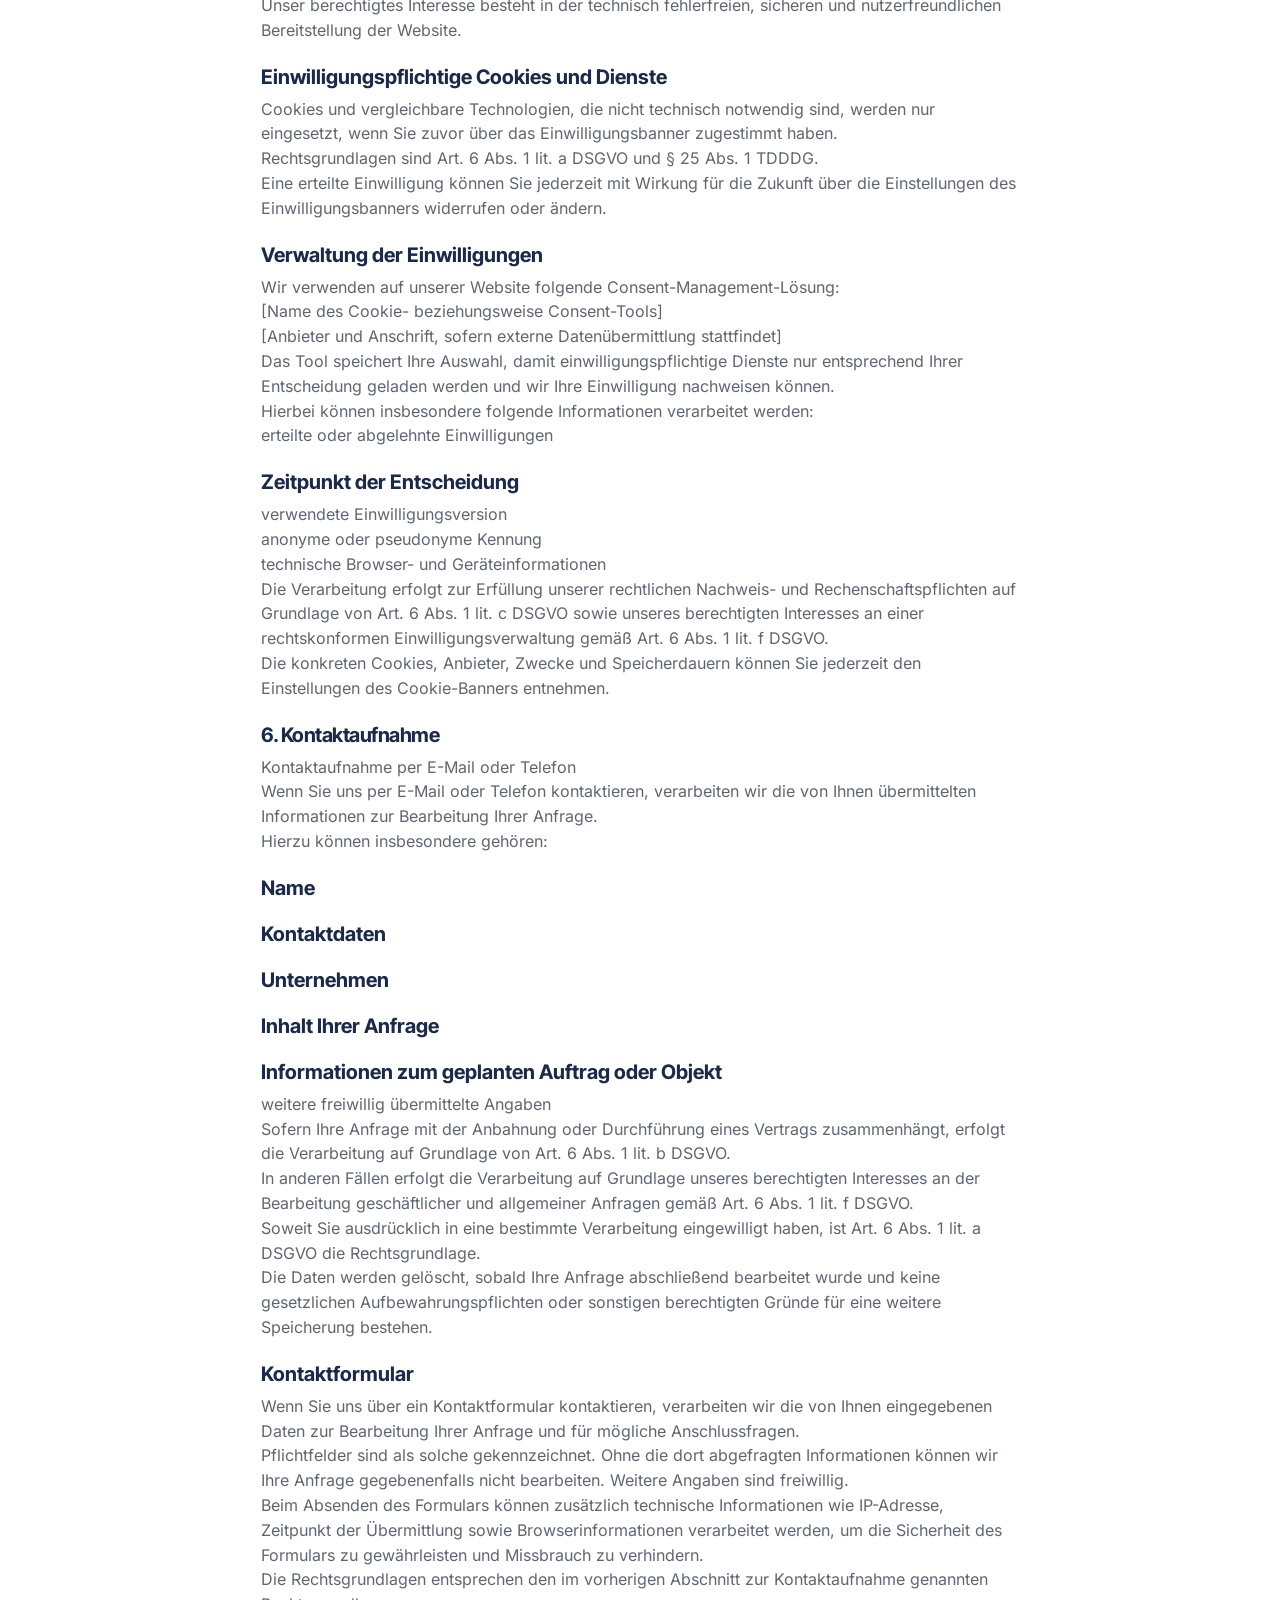
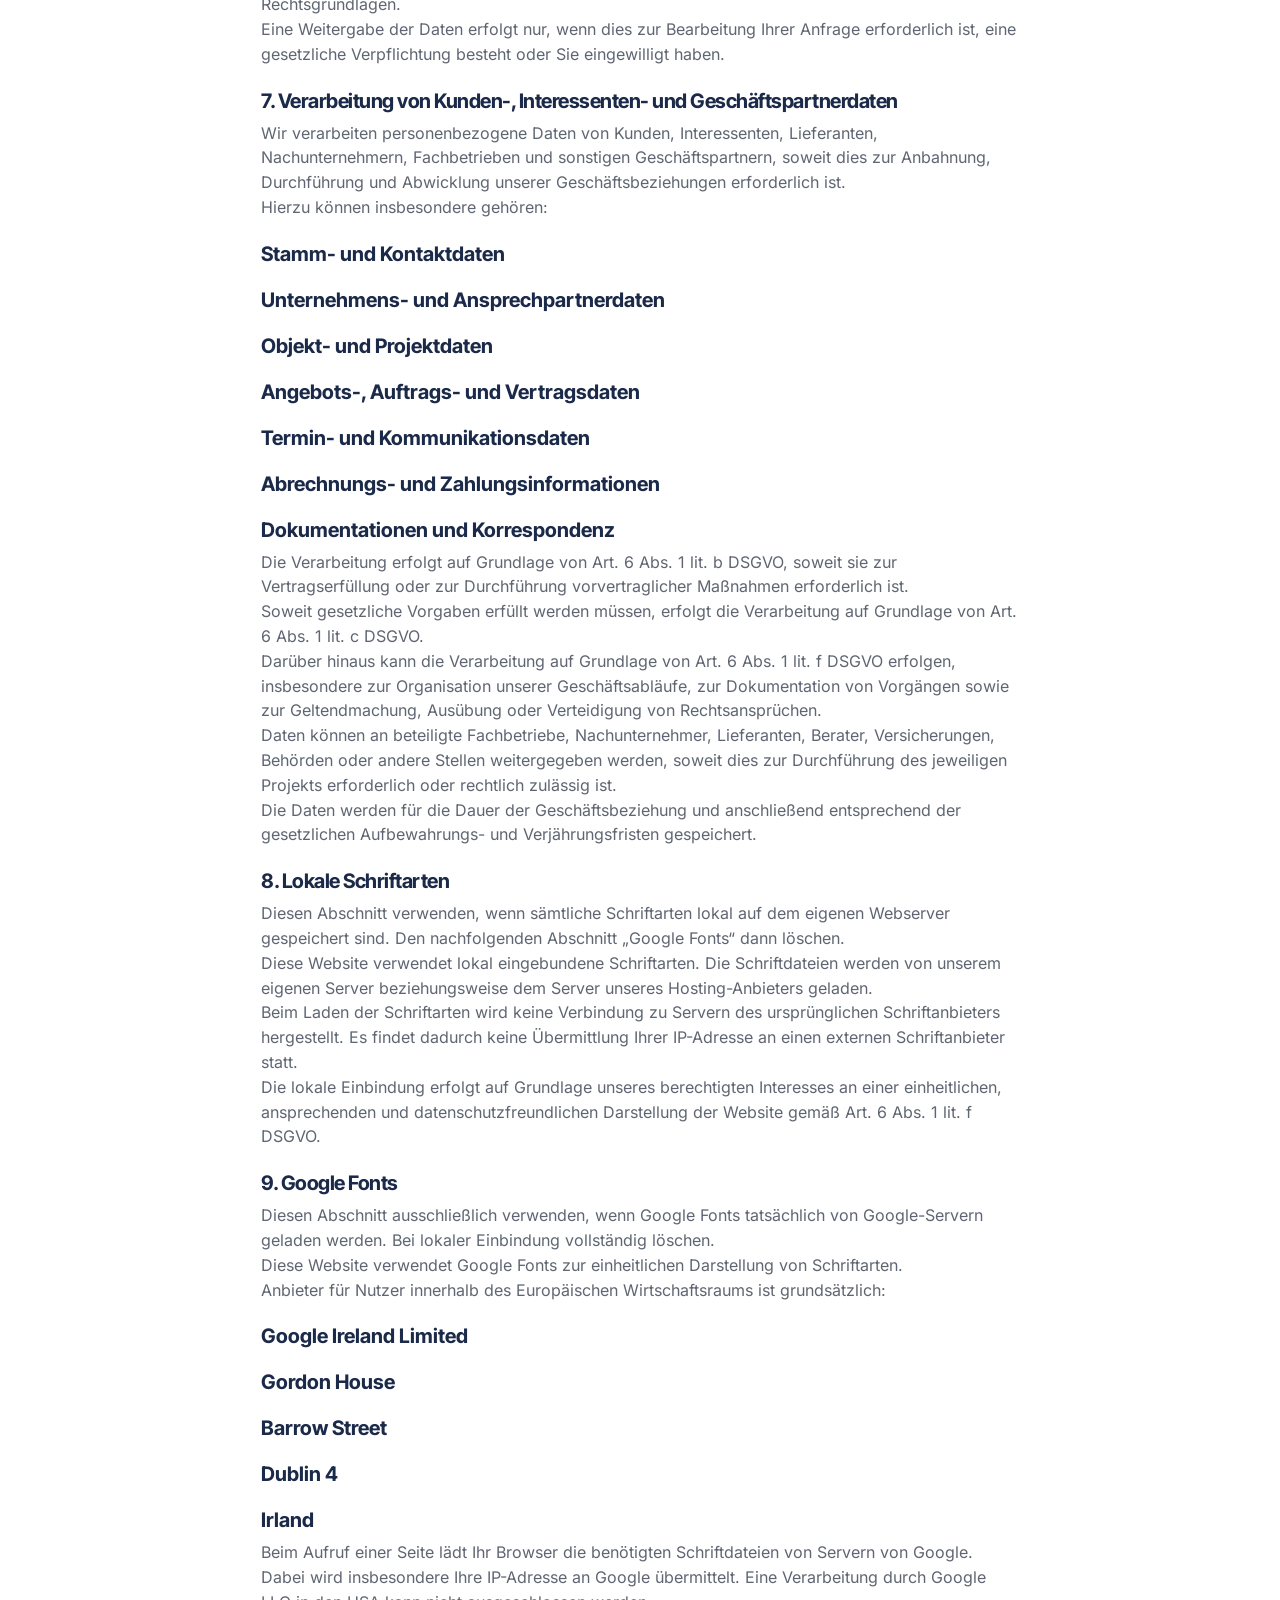
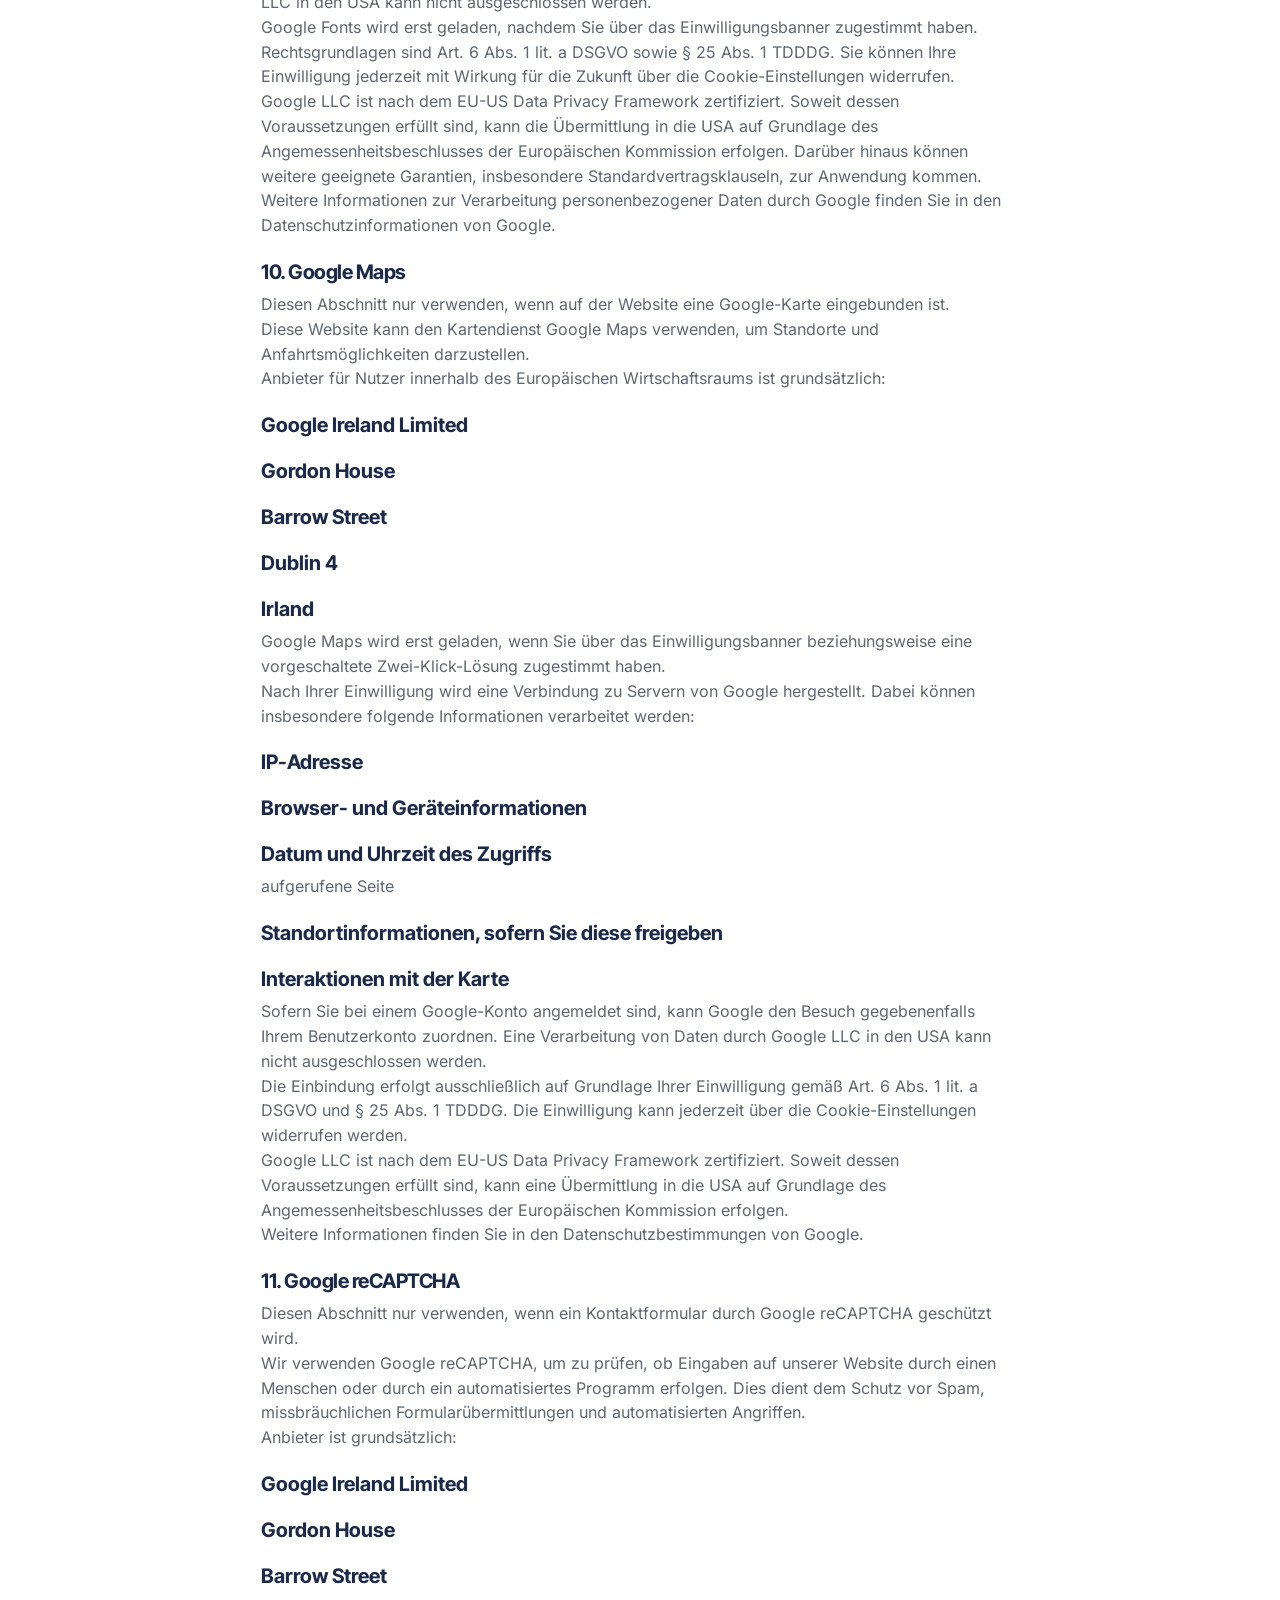
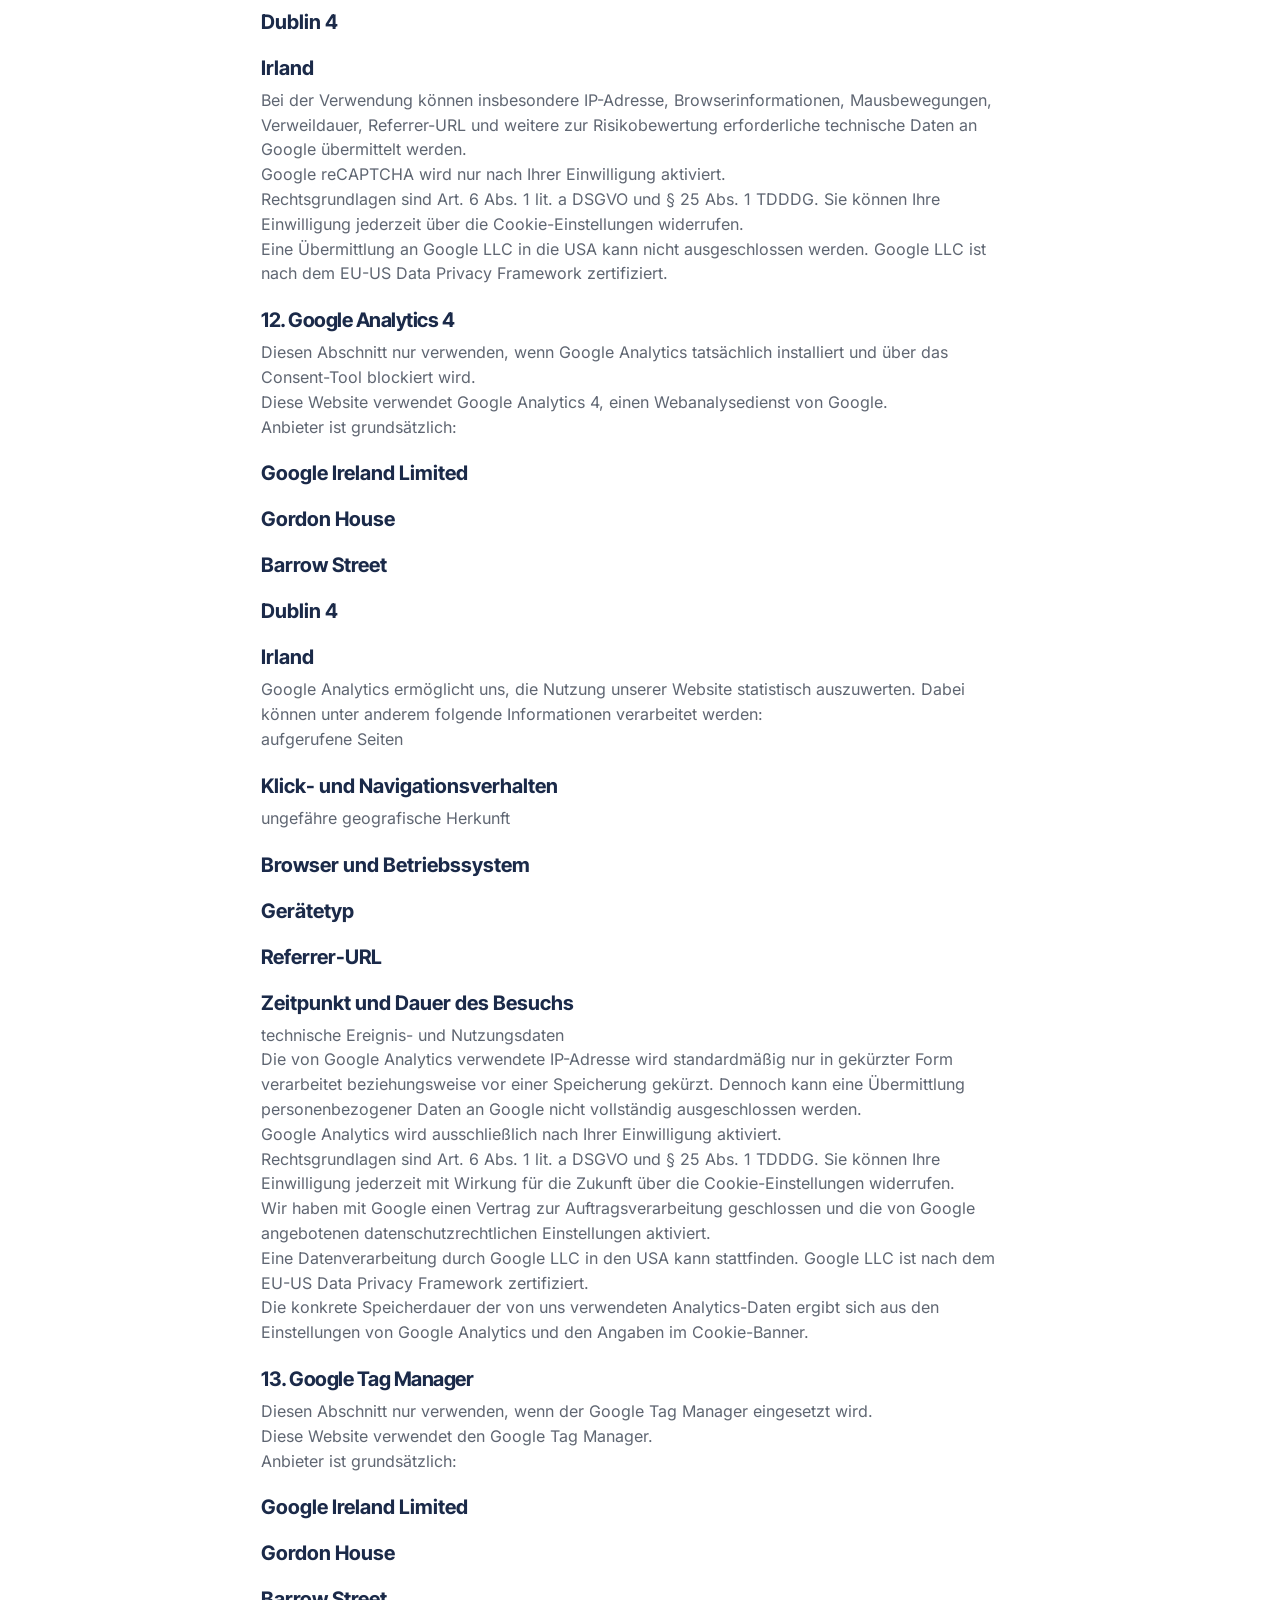
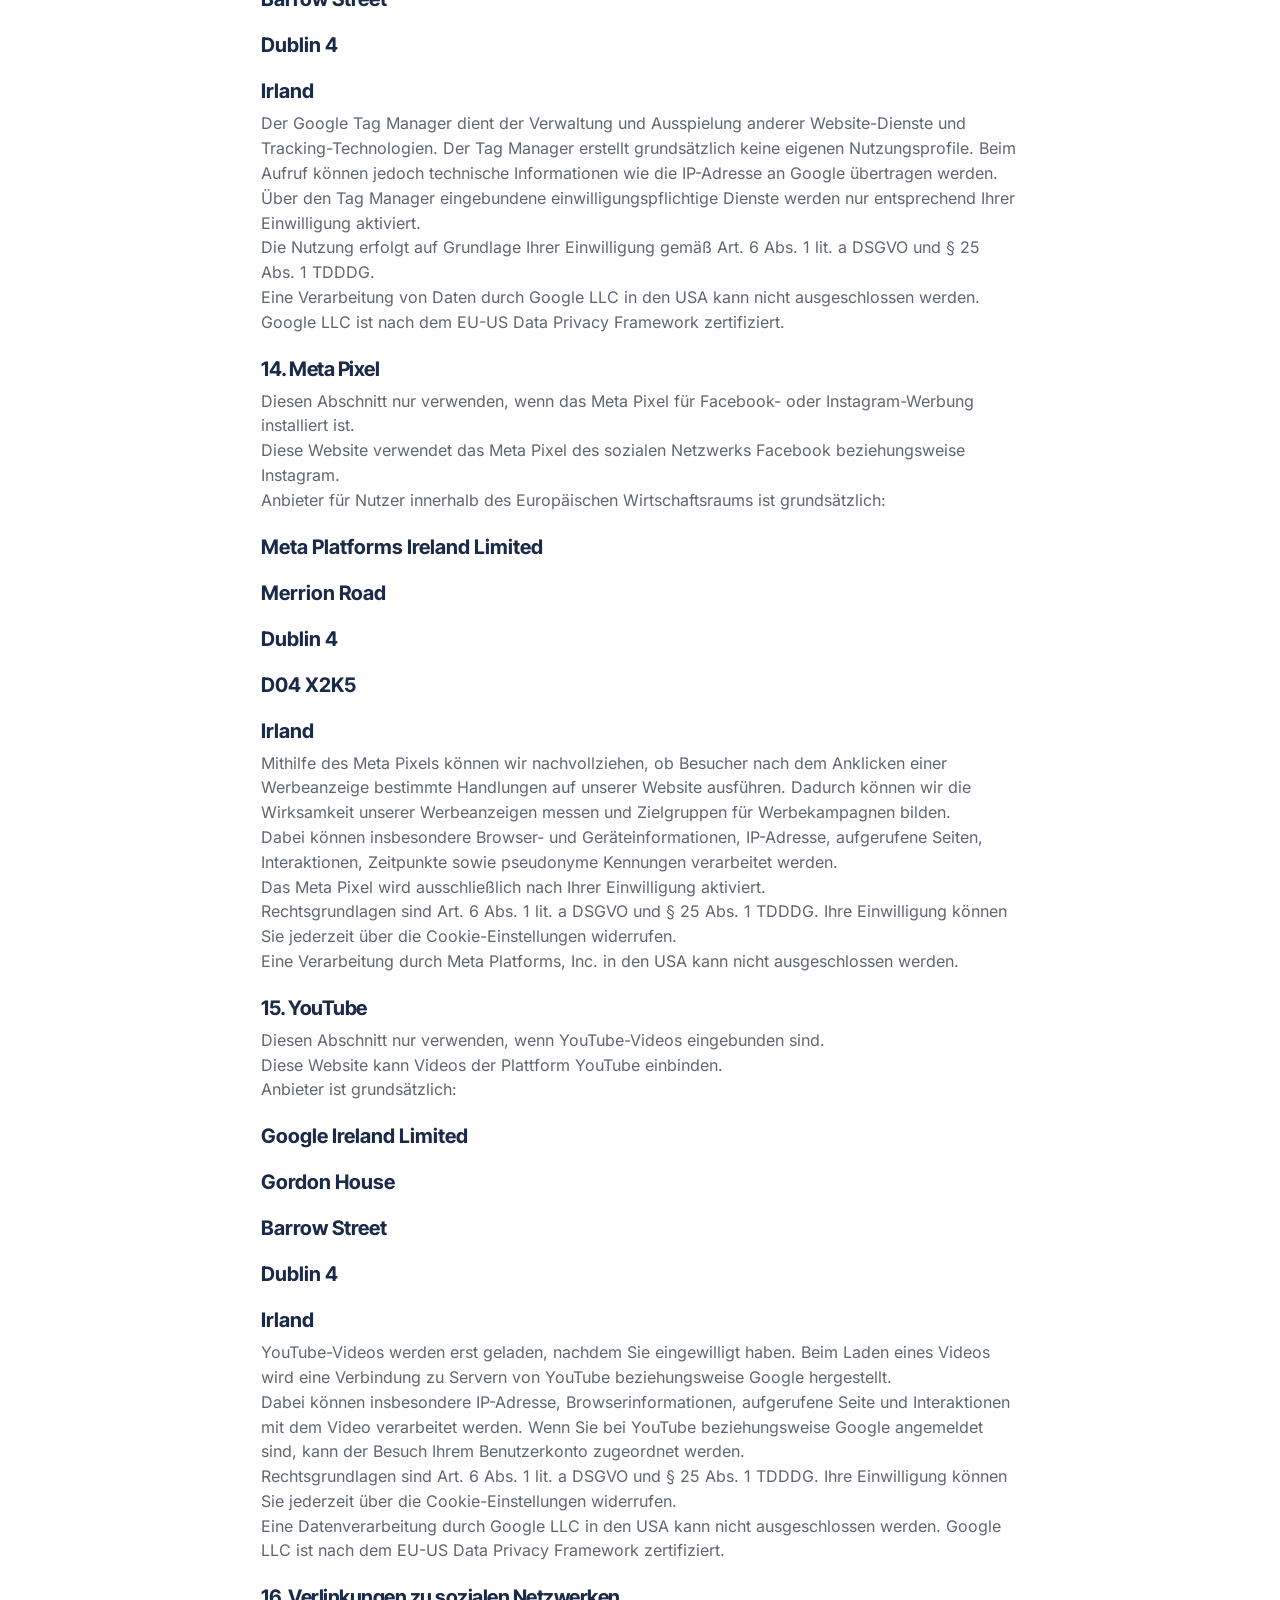
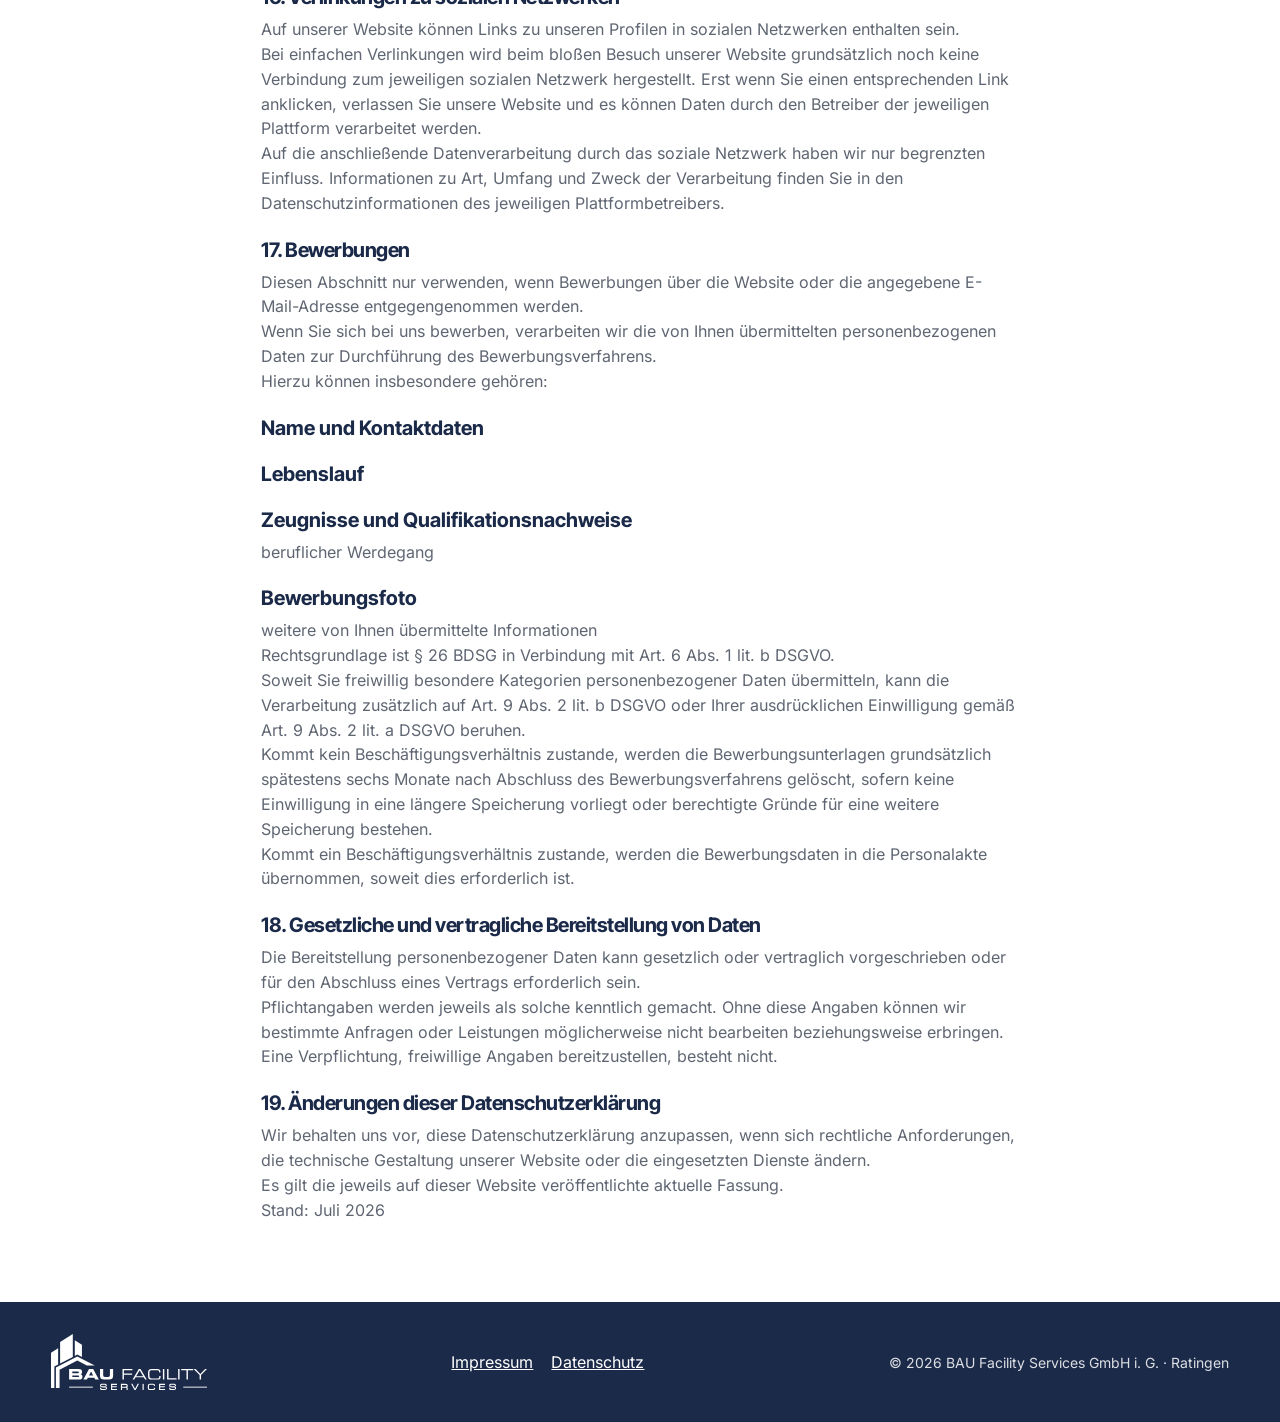
<file: datenschutz.html>
<!doctype html><html lang="de"><head><meta charset="utf-8"><meta name="viewport" content="width=device-width, initial-scale=1"><title>Datenschutz · BAU Facility Services</title><meta name="robots" content="noindex"><link rel="icon" href="assets/logo.svg"><link rel="stylesheet" href="styles.css"></head><body>
<header class="nav"><a class="nav__logo" href="index.html" aria-label="Zur Startseite"><img class="logo-dark" src="assets/logo.svg" alt="BAU Facility Services" width="170" height="61"></a><a class="btn btn--navy btn--sm" href="index.html" style="margin-left:auto">Zur Startseite</a></header>
<main class="legal"><h1>Datenschutz</h1>
<h2>1. Datenschutz auf einen Blick</h2>
<h3>Allgemeine Hinweise</h3>
<p>Die folgenden Hinweise geben einen Überblick darüber, was mit Ihren personenbezogenen Daten geschieht, wenn Sie diese Website besuchen. Personenbezogene Daten sind alle Informationen, mit denen Sie persönlich identifiziert werden können.</p>
<p>Ausführliche Informationen zum Datenschutz finden Sie in den nachfolgenden Abschnitten dieser Datenschutzerklärung.</p>
<h3>Verantwortliche Stelle</h3>
<p>Verantwortlich für die Datenverarbeitung auf dieser Website ist:</p>
<p>BAU Facility Services GmbH i. G.</p>
<p>Alter Kirchweg 9</p>
<p>40880 Ratingen</p>
<h3>Deutschland</h3>
<p>Vertreten durch den Geschäftsführer:</p>
<h3>Osman Yilmaz</h3>
<p>Telefon: +49 176 23815829</p>
<p>E-Mail: <a href="mailto:info@baufacilityservices.de">info@baufacilityservices.de</a></p>
<p>Verantwortliche Stelle ist die natürliche oder juristische Person, die allein oder gemeinsam mit anderen über die Zwecke und Mittel der Verarbeitung personenbezogener Daten entscheidet.</p>
<h2>2. Allgemeine Hinweise und Pflichtinformationen</h2>
<h3>Datenschutz</h3>
<p>Wir behandeln Ihre personenbezogenen Daten vertraulich und entsprechend den gesetzlichen Datenschutzvorschriften sowie dieser Datenschutzerklärung.</p>
<p>Bei der Nutzung dieser Website können verschiedene personenbezogene Daten verarbeitet werden. Diese Datenschutzerklärung erläutert, welche Daten wir verarbeiten, zu welchen Zwecken dies geschieht und auf welcher rechtlichen Grundlage die Verarbeitung erfolgt.</p>
<p>Wir weisen darauf hin, dass die Datenübertragung im Internet, beispielsweise bei der Kommunikation per E-Mail, Sicherheitslücken aufweisen kann. Ein vollständiger Schutz der Daten vor dem Zugriff durch Dritte ist technisch nicht möglich.</p>
<h3>Rechtsgrundlagen der Datenverarbeitung</h3>
<p>Soweit Sie in die Verarbeitung Ihrer personenbezogenen Daten eingewilligt haben, erfolgt die Verarbeitung auf Grundlage von Art. 6 Abs. 1 lit. a DSGVO. Soweit besondere Kategorien personenbezogener Daten verarbeitet werden, erfolgt die Verarbeitung auf Grundlage von Art. 9 Abs. 2 lit. a DSGVO.</p>
<p>Sofern Sie in die Speicherung von Informationen auf Ihrem Endgerät oder den Zugriff auf bereits gespeicherte Informationen eingewilligt haben, erfolgt dies zusätzlich auf Grundlage von § 25 Abs. 1 TDDDG.</p>
<p>Ist die Verarbeitung zur Erfüllung eines Vertrags oder zur Durchführung vorvertraglicher Maßnahmen erforderlich, erfolgt sie auf Grundlage von Art. 6 Abs. 1 lit. b DSGVO.</p>
<p>Soweit die Verarbeitung zur Erfüllung einer rechtlichen Verpflichtung erforderlich ist, erfolgt sie auf Grundlage von Art. 6 Abs. 1 lit. c DSGVO.</p>
<p>In anderen Fällen kann die Verarbeitung auf Grundlage unseres berechtigten Interesses gemäß Art. 6 Abs. 1 lit. f DSGVO erfolgen. Über die jeweils einschlägige Rechtsgrundlage informieren wir in den nachfolgenden Abschnitten.</p>
<h3>Empfänger personenbezogener Daten</h3>
<p>Im Rahmen unserer Geschäftstätigkeit arbeiten wir mit externen Dienstleistern zusammen. Eine Übermittlung personenbezogener Daten an diese Dienstleister erfolgt nur, wenn dies zur Vertragserfüllung erforderlich ist, eine gesetzliche Verpflichtung besteht, wir ein berechtigtes Interesse an der Übermittlung haben oder eine Einwilligung vorliegt.</p>
<p>Werden Dienstleister als Auftragsverarbeiter eingesetzt, erfolgt die Weitergabe auf Grundlage eines Vertrags zur Auftragsverarbeitung gemäß Art. 28 DSGVO. Über die eingesetzten Dienstleister informieren wir, soweit erforderlich, in dieser Datenschutzerklärung.</p>
<h3>Speicherdauer</h3>
<p>Soweit innerhalb dieser Datenschutzerklärung keine speziellere Speicherdauer genannt wird, speichern wir personenbezogene Daten nur so lange, wie dies zur Erfüllung des jeweiligen Verarbeitungszwecks erforderlich ist.</p>
<p>Machen Sie ein berechtigtes Löschersuchen geltend oder widerrufen Sie eine erteilte Einwilligung, werden die betreffenden Daten gelöscht, sofern keine gesetzlichen Aufbewahrungspflichten oder andere rechtlich zulässige Gründe für die weitere Speicherung bestehen.</p>
<p>Gesetzlich vorgeschriebene handels- und steuerrechtliche Aufbewahrungsfristen bleiben unberührt.</p>
<h3>Widerruf Ihrer Einwilligung</h3>
<p>Eine bereits erteilte Einwilligung können Sie jederzeit mit Wirkung für die Zukunft widerrufen. Die Rechtmäßigkeit der bis zum Widerruf erfolgten Datenverarbeitung bleibt davon unberührt.</p>
<h3>Widerspruchsrecht nach Art. 21 DSGVO</h3>
<p>Wenn die Datenverarbeitung auf Grundlage von Art. 6 Abs. 1 lit. e oder f DSGVO erfolgt, haben Sie jederzeit das Recht, aus Gründen, die sich aus Ihrer besonderen Situation ergeben, der Verarbeitung Ihrer personenbezogenen Daten zu widersprechen.</p>
<p>Wir verarbeiten Ihre personenbezogenen Daten anschließend nicht mehr, es sei denn, wir können zwingende schutzwürdige Gründe für die Verarbeitung nachweisen, die Ihre Interessen, Rechte und Freiheiten überwiegen, oder die Verarbeitung dient der Geltendmachung, Ausübung oder Verteidigung von Rechtsansprüchen.</p>
<p>Werden Ihre personenbezogenen Daten zum Zweck der Direktwerbung verarbeitet, haben Sie jederzeit das Recht, der Verarbeitung Ihrer personenbezogenen Daten zum Zwecke derartiger Werbung zu widersprechen. Nach Ihrem Widerspruch werden Ihre personenbezogenen Daten nicht mehr für Direktwerbezwecke verwendet.</p>
<h3>Ihre Datenschutzrechte</h3>
<p>Sie haben im Rahmen der gesetzlichen Bestimmungen insbesondere folgende Rechte:</p>
<ul>
<li>Recht auf Auskunft über Ihre gespeicherten personenbezogenen Daten gemäß Art. 15 DSGVO</li>
<li>Recht auf Berichtigung unrichtiger oder unvollständiger Daten gemäß Art. 16 DSGVO</li>
<li>Recht auf Löschung Ihrer Daten gemäß Art. 17 DSGVO</li>
<li>Recht auf Einschränkung der Verarbeitung gemäß Art. 18 DSGVO</li>
<li>Recht auf Datenübertragbarkeit gemäß Art. 20 DSGVO</li>
<li>Recht auf Widerspruch gegen die Verarbeitung gemäß Art. 21 DSGVO</li>
<li>Recht auf Widerruf einer erteilten Einwilligung gemäß Art. 7 Abs. 3 DSGVO</li>
<li>Recht auf Beschwerde bei einer Datenschutzaufsichtsbehörde gemäß Art. 77 DSGVO</li>
</ul>
<h3>Beschwerderecht bei der zuständigen Aufsichtsbehörde</h3>
<p>Wenn Sie der Ansicht sind, dass die Verarbeitung Ihrer personenbezogenen Daten gegen die DSGVO verstößt, können Sie sich bei einer Datenschutzaufsichtsbehörde beschweren.</p>
<p>Für Nordrhein-Westfalen ist insbesondere folgende Behörde zuständig:</p>
<p>Landesbeauftragte für Datenschutz und Informationsfreiheit Nordrhein-Westfalen</p>
<h3>Kavalleriestraße 2–4</h3>
<p>40213 Düsseldorf</p>
<p>Postanschrift:</p>
<h3>Postfach 20 04 44</h3>
<p>40102 Düsseldorf</p>
<p>Telefon: +49 211 38424-0</p>
<p>E-Mail: <a href="mailto:poststelle@ldi.nrw.de">poststelle@ldi.nrw.de</a></p>
<p>Das Beschwerderecht besteht unbeschadet anderweitiger verwaltungsrechtlicher oder gerichtlicher Rechtsbehelfe.</p>
<h3>Keine automatisierte Entscheidungsfindung</h3>
<p>Eine ausschließlich automatisierte Entscheidungsfindung einschließlich Profiling im Sinne von Art. 22 DSGVO findet grundsätzlich nicht statt.</p>
<h2>3. Datensicherheit</h2>
<h3>SSL- beziehungsweise TLS-Verschlüsselung</h3>
<p>Diese Website nutzt aus Sicherheitsgründen und zum Schutz der Übertragung vertraulicher Inhalte eine SSL- beziehungsweise TLS-Verschlüsselung.</p>
<p>Eine verschlüsselte Verbindung erkennen Sie insbesondere daran, dass die Adresszeile Ihres Browsers mit „https://“ beginnt und ein Schloss-Symbol angezeigt wird.</p>
<p>Bei aktivierter Verschlüsselung können Daten, die Sie an uns übermitteln, nach dem aktuellen Stand der Technik nicht ohne Weiteres von Dritten mitgelesen werden.</p>
<h3>Technische und organisatorische Maßnahmen</h3>
<p>Wir treffen angemessene technische und organisatorische Maßnahmen, um personenbezogene Daten gegen Verlust, Zerstörung, Manipulation sowie gegen unbefugten Zugriff zu schützen.</p>
<p>Die Sicherheitsmaßnahmen werden entsprechend der technologischen Entwicklung und der jeweiligen Risikolage überprüft und angepasst.</p>
<h2>4. Hosting und Bereitstellung der Website</h2>
<p>Diese Website wird bei folgendem Anbieter gehostet:</p>
<p>[Name des Hosting-Anbieters]</p>
<p>[Unternehmensbezeichnung]</p>
<p>[Straße und Hausnummer]</p>
<p>[Postleitzahl und Ort]</p>
<p>[Land]</p>
<p>Beim Aufruf dieser Website verarbeitet der Hosting-Anbieter technisch erforderliche Informationen in sogenannten Server-Logdateien. Hierzu können insbesondere gehören:</p>
<h3>IP-Adresse des verwendeten Endgeräts</h3>
<h3>Datum und Uhrzeit des Zugriffs</h3>
<p>aufgerufene Seite oder Datei</p>
<p>übertragene Datenmenge</p>
<h3>Referrer-URL</h3>
<p>verwendeter Browser und Browserversion</p>
<h3>Betriebssystem</h3>
<h3>Hostname des zugreifenden Endgeräts</h3>
<h3>HTTP-Statuscode</h3>
<p>Die Verarbeitung erfolgt, um die Website technisch bereitzustellen, die Stabilität und Sicherheit des Angebots zu gewährleisten sowie technische Fehler und missbräuchliche Zugriffe erkennen zu können.</p>
<p>Rechtsgrundlage ist Art. 6 Abs. 1 lit. f DSGVO. Unser berechtigtes Interesse liegt in der sicheren, stabilen und wirtschaftlichen Bereitstellung unserer Website.</p>
<p>Server-Logdateien werden grundsätzlich nur so lange gespeichert, wie dies für die genannten Zwecke erforderlich ist. Die konkrete Speicherdauer richtet sich nach den Einstellungen und Bedingungen des Hosting-Anbieters.</p>
<p>Soweit der Hosting-Anbieter personenbezogene Daten in unserem Auftrag verarbeitet, besteht ein Vertrag zur Auftragsverarbeitung gemäß Art. 28 DSGVO.</p>
<h2>5. Cookies und vergleichbare Technologien</h2>
<p>Diese Website kann Cookies und vergleichbare Technologien wie Local Storage verwenden.</p>
<p>Cookies sind kleine Datensätze, die auf Ihrem Endgerät gespeichert werden. Sie können technisch erforderlich sein oder dazu dienen, bestimmte Einstellungen, Reichweitenmessungen oder externe Inhalte zu ermöglichen.</p>
<h3>Technisch notwendige Cookies</h3>
<p>Technisch notwendige Cookies werden eingesetzt, soweit sie für die Bereitstellung einer von Ihnen ausdrücklich gewünschten Funktion erforderlich sind.</p>
<p>Die Speicherung beziehungsweise der Zugriff erfolgt in diesen Fällen auf Grundlage von § 25 Abs. 2 TDDDG. Soweit dabei personenbezogene Daten verarbeitet werden, erfolgt die Verarbeitung je nach Zweck auf Grundlage von Art. 6 Abs. 1 lit. b oder lit. f DSGVO.</p>
<p>Unser berechtigtes Interesse besteht in der technisch fehlerfreien, sicheren und nutzerfreundlichen Bereitstellung der Website.</p>
<h3>Einwilligungspflichtige Cookies und Dienste</h3>
<p>Cookies und vergleichbare Technologien, die nicht technisch notwendig sind, werden nur eingesetzt, wenn Sie zuvor über das Einwilligungsbanner zugestimmt haben.</p>
<p>Rechtsgrundlagen sind Art. 6 Abs. 1 lit. a DSGVO und § 25 Abs. 1 TDDDG.</p>
<p>Eine erteilte Einwilligung können Sie jederzeit mit Wirkung für die Zukunft über die Einstellungen des Einwilligungsbanners widerrufen oder ändern.</p>
<h3>Verwaltung der Einwilligungen</h3>
<p>Wir verwenden auf unserer Website folgende Consent-Management-Lösung:</p>
<p>[Name des Cookie- beziehungsweise Consent-Tools]</p>
<p>[Anbieter und Anschrift, sofern externe Datenübermittlung stattfindet]</p>
<p>Das Tool speichert Ihre Auswahl, damit einwilligungspflichtige Dienste nur entsprechend Ihrer Entscheidung geladen werden und wir Ihre Einwilligung nachweisen können.</p>
<p>Hierbei können insbesondere folgende Informationen verarbeitet werden:</p>
<p>erteilte oder abgelehnte Einwilligungen</p>
<h3>Zeitpunkt der Entscheidung</h3>
<p>verwendete Einwilligungsversion</p>
<p>anonyme oder pseudonyme Kennung</p>
<p>technische Browser- und Geräteinformationen</p>
<p>Die Verarbeitung erfolgt zur Erfüllung unserer rechtlichen Nachweis- und Rechenschaftspflichten auf Grundlage von Art. 6 Abs. 1 lit. c DSGVO sowie unseres berechtigten Interesses an einer rechtskonformen Einwilligungsverwaltung gemäß Art. 6 Abs. 1 lit. f DSGVO.</p>
<p>Die konkreten Cookies, Anbieter, Zwecke und Speicherdauern können Sie jederzeit den Einstellungen des Cookie-Banners entnehmen.</p>
<h2>6. Kontaktaufnahme</h2>
<p>Kontaktaufnahme per E-Mail oder Telefon</p>
<p>Wenn Sie uns per E-Mail oder Telefon kontaktieren, verarbeiten wir die von Ihnen übermittelten Informationen zur Bearbeitung Ihrer Anfrage.</p>
<p>Hierzu können insbesondere gehören:</p>
<h3>Name</h3>
<h3>Kontaktdaten</h3>
<h3>Unternehmen</h3>
<h3>Inhalt Ihrer Anfrage</h3>
<h3>Informationen zum geplanten Auftrag oder Objekt</h3>
<p>weitere freiwillig übermittelte Angaben</p>
<p>Sofern Ihre Anfrage mit der Anbahnung oder Durchführung eines Vertrags zusammenhängt, erfolgt die Verarbeitung auf Grundlage von Art. 6 Abs. 1 lit. b DSGVO.</p>
<p>In anderen Fällen erfolgt die Verarbeitung auf Grundlage unseres berechtigten Interesses an der Bearbeitung geschäftlicher und allgemeiner Anfragen gemäß Art. 6 Abs. 1 lit. f DSGVO.</p>
<p>Soweit Sie ausdrücklich in eine bestimmte Verarbeitung eingewilligt haben, ist Art. 6 Abs. 1 lit. a DSGVO die Rechtsgrundlage.</p>
<p>Die Daten werden gelöscht, sobald Ihre Anfrage abschließend bearbeitet wurde und keine gesetzlichen Aufbewahrungspflichten oder sonstigen berechtigten Gründe für eine weitere Speicherung bestehen.</p>
<h3>Kontaktformular</h3>
<p>Wenn Sie uns über ein Kontaktformular kontaktieren, verarbeiten wir die von Ihnen eingegebenen Daten zur Bearbeitung Ihrer Anfrage und für mögliche Anschlussfragen.</p>
<p>Pflichtfelder sind als solche gekennzeichnet. Ohne die dort abgefragten Informationen können wir Ihre Anfrage gegebenenfalls nicht bearbeiten. Weitere Angaben sind freiwillig.</p>
<p>Beim Absenden des Formulars können zusätzlich technische Informationen wie IP-Adresse, Zeitpunkt der Übermittlung sowie Browserinformationen verarbeitet werden, um die Sicherheit des Formulars zu gewährleisten und Missbrauch zu verhindern.</p>
<p>Die Rechtsgrundlagen entsprechen den im vorherigen Abschnitt zur Kontaktaufnahme genannten Rechtsgrundlagen.</p>
<p>Eine Weitergabe der Daten erfolgt nur, wenn dies zur Bearbeitung Ihrer Anfrage erforderlich ist, eine gesetzliche Verpflichtung besteht oder Sie eingewilligt haben.</p>
<h2>7. Verarbeitung von Kunden-, Interessenten- und Geschäftspartnerdaten</h2>
<p>Wir verarbeiten personenbezogene Daten von Kunden, Interessenten, Lieferanten, Nachunternehmern, Fachbetrieben und sonstigen Geschäftspartnern, soweit dies zur Anbahnung, Durchführung und Abwicklung unserer Geschäftsbeziehungen erforderlich ist.</p>
<p>Hierzu können insbesondere gehören:</p>
<h3>Stamm- und Kontaktdaten</h3>
<h3>Unternehmens- und Ansprechpartnerdaten</h3>
<h3>Objekt- und Projektdaten</h3>
<h3>Angebots-, Auftrags- und Vertragsdaten</h3>
<h3>Termin- und Kommunikationsdaten</h3>
<h3>Abrechnungs- und Zahlungsinformationen</h3>
<h3>Dokumentationen und Korrespondenz</h3>
<p>Die Verarbeitung erfolgt auf Grundlage von Art. 6 Abs. 1 lit. b DSGVO, soweit sie zur Vertragserfüllung oder zur Durchführung vorvertraglicher Maßnahmen erforderlich ist.</p>
<p>Soweit gesetzliche Vorgaben erfüllt werden müssen, erfolgt die Verarbeitung auf Grundlage von Art. 6 Abs. 1 lit. c DSGVO.</p>
<p>Darüber hinaus kann die Verarbeitung auf Grundlage von Art. 6 Abs. 1 lit. f DSGVO erfolgen, insbesondere zur Organisation unserer Geschäftsabläufe, zur Dokumentation von Vorgängen sowie zur Geltendmachung, Ausübung oder Verteidigung von Rechtsansprüchen.</p>
<p>Daten können an beteiligte Fachbetriebe, Nachunternehmer, Lieferanten, Berater, Versicherungen, Behörden oder andere Stellen weitergegeben werden, soweit dies zur Durchführung des jeweiligen Projekts erforderlich oder rechtlich zulässig ist.</p>
<p>Die Daten werden für die Dauer der Geschäftsbeziehung und anschließend entsprechend der gesetzlichen Aufbewahrungs- und Verjährungsfristen gespeichert.</p>
<h2>8. Lokale Schriftarten</h2>
<p>Diesen Abschnitt verwenden, wenn sämtliche Schriftarten lokal auf dem eigenen Webserver gespeichert sind. Den nachfolgenden Abschnitt „Google Fonts“ dann löschen.</p>
<p>Diese Website verwendet lokal eingebundene Schriftarten. Die Schriftdateien werden von unserem eigenen Server beziehungsweise dem Server unseres Hosting-Anbieters geladen.</p>
<p>Beim Laden der Schriftarten wird keine Verbindung zu Servern des ursprünglichen Schriftanbieters hergestellt. Es findet dadurch keine Übermittlung Ihrer IP-Adresse an einen externen Schriftanbieter statt.</p>
<p>Die lokale Einbindung erfolgt auf Grundlage unseres berechtigten Interesses an einer einheitlichen, ansprechenden und datenschutzfreundlichen Darstellung der Website gemäß Art. 6 Abs. 1 lit. f DSGVO.</p>
<h2>9. Google Fonts</h2>
<p>Diesen Abschnitt ausschließlich verwenden, wenn Google Fonts tatsächlich von Google-Servern geladen werden. Bei lokaler Einbindung vollständig löschen.</p>
<p>Diese Website verwendet Google Fonts zur einheitlichen Darstellung von Schriftarten.</p>
<p>Anbieter für Nutzer innerhalb des Europäischen Wirtschaftsraums ist grundsätzlich:</p>
<h3>Google Ireland Limited</h3>
<h3>Gordon House</h3>
<h3>Barrow Street</h3>
<h3>Dublin 4</h3>
<h3>Irland</h3>
<p>Beim Aufruf einer Seite lädt Ihr Browser die benötigten Schriftdateien von Servern von Google. Dabei wird insbesondere Ihre IP-Adresse an Google übermittelt. Eine Verarbeitung durch Google LLC in den USA kann nicht ausgeschlossen werden.</p>
<p>Google Fonts wird erst geladen, nachdem Sie über das Einwilligungsbanner zugestimmt haben.</p>
<p>Rechtsgrundlagen sind Art. 6 Abs. 1 lit. a DSGVO sowie § 25 Abs. 1 TDDDG. Sie können Ihre Einwilligung jederzeit mit Wirkung für die Zukunft über die Cookie-Einstellungen widerrufen.</p>
<p>Google LLC ist nach dem EU-US Data Privacy Framework zertifiziert. Soweit dessen Voraussetzungen erfüllt sind, kann die Übermittlung in die USA auf Grundlage des Angemessenheitsbeschlusses der Europäischen Kommission erfolgen. Darüber hinaus können weitere geeignete Garantien, insbesondere Standardvertragsklauseln, zur Anwendung kommen.</p>
<p>Weitere Informationen zur Verarbeitung personenbezogener Daten durch Google finden Sie in den Datenschutzinformationen von Google.</p>
<h2>10. Google Maps</h2>
<p>Diesen Abschnitt nur verwenden, wenn auf der Website eine Google-Karte eingebunden ist.</p>
<p>Diese Website kann den Kartendienst Google Maps verwenden, um Standorte und Anfahrtsmöglichkeiten darzustellen.</p>
<p>Anbieter für Nutzer innerhalb des Europäischen Wirtschaftsraums ist grundsätzlich:</p>
<h3>Google Ireland Limited</h3>
<h3>Gordon House</h3>
<h3>Barrow Street</h3>
<h3>Dublin 4</h3>
<h3>Irland</h3>
<p>Google Maps wird erst geladen, wenn Sie über das Einwilligungsbanner beziehungsweise eine vorgeschaltete Zwei-Klick-Lösung zugestimmt haben.</p>
<p>Nach Ihrer Einwilligung wird eine Verbindung zu Servern von Google hergestellt. Dabei können insbesondere folgende Informationen verarbeitet werden:</p>
<h3>IP-Adresse</h3>
<h3>Browser- und Geräteinformationen</h3>
<h3>Datum und Uhrzeit des Zugriffs</h3>
<p>aufgerufene Seite</p>
<h3>Standortinformationen, sofern Sie diese freigeben</h3>
<h3>Interaktionen mit der Karte</h3>
<p>Sofern Sie bei einem Google-Konto angemeldet sind, kann Google den Besuch gegebenenfalls Ihrem Benutzerkonto zuordnen. Eine Verarbeitung von Daten durch Google LLC in den USA kann nicht ausgeschlossen werden.</p>
<p>Die Einbindung erfolgt ausschließlich auf Grundlage Ihrer Einwilligung gemäß Art. 6 Abs. 1 lit. a DSGVO und § 25 Abs. 1 TDDDG. Die Einwilligung kann jederzeit über die Cookie-Einstellungen widerrufen werden.</p>
<p>Google LLC ist nach dem EU-US Data Privacy Framework zertifiziert. Soweit dessen Voraussetzungen erfüllt sind, kann eine Übermittlung in die USA auf Grundlage des Angemessenheitsbeschlusses der Europäischen Kommission erfolgen.</p>
<p>Weitere Informationen finden Sie in den Datenschutzbestimmungen von Google.</p>
<h2>11. Google reCAPTCHA</h2>
<p>Diesen Abschnitt nur verwenden, wenn ein Kontaktformular durch Google reCAPTCHA geschützt wird.</p>
<p>Wir verwenden Google reCAPTCHA, um zu prüfen, ob Eingaben auf unserer Website durch einen Menschen oder durch ein automatisiertes Programm erfolgen. Dies dient dem Schutz vor Spam, missbräuchlichen Formularübermittlungen und automatisierten Angriffen.</p>
<p>Anbieter ist grundsätzlich:</p>
<h3>Google Ireland Limited</h3>
<h3>Gordon House</h3>
<h3>Barrow Street</h3>
<h3>Dublin 4</h3>
<h3>Irland</h3>
<p>Bei der Verwendung können insbesondere IP-Adresse, Browserinformationen, Mausbewegungen, Verweildauer, Referrer-URL und weitere zur Risikobewertung erforderliche technische Daten an Google übermittelt werden.</p>
<p>Google reCAPTCHA wird nur nach Ihrer Einwilligung aktiviert.</p>
<p>Rechtsgrundlagen sind Art. 6 Abs. 1 lit. a DSGVO und § 25 Abs. 1 TDDDG. Sie können Ihre Einwilligung jederzeit über die Cookie-Einstellungen widerrufen.</p>
<p>Eine Übermittlung an Google LLC in die USA kann nicht ausgeschlossen werden. Google LLC ist nach dem EU-US Data Privacy Framework zertifiziert.</p>
<h2>12. Google Analytics 4</h2>
<p>Diesen Abschnitt nur verwenden, wenn Google Analytics tatsächlich installiert und über das Consent-Tool blockiert wird.</p>
<p>Diese Website verwendet Google Analytics 4, einen Webanalysedienst von Google.</p>
<p>Anbieter ist grundsätzlich:</p>
<h3>Google Ireland Limited</h3>
<h3>Gordon House</h3>
<h3>Barrow Street</h3>
<h3>Dublin 4</h3>
<h3>Irland</h3>
<p>Google Analytics ermöglicht uns, die Nutzung unserer Website statistisch auszuwerten. Dabei können unter anderem folgende Informationen verarbeitet werden:</p>
<p>aufgerufene Seiten</p>
<h3>Klick- und Navigationsverhalten</h3>
<p>ungefähre geografische Herkunft</p>
<h3>Browser und Betriebssystem</h3>
<h3>Gerätetyp</h3>
<h3>Referrer-URL</h3>
<h3>Zeitpunkt und Dauer des Besuchs</h3>
<p>technische Ereignis- und Nutzungsdaten</p>
<p>Die von Google Analytics verwendete IP-Adresse wird standardmäßig nur in gekürzter Form verarbeitet beziehungsweise vor einer Speicherung gekürzt. Dennoch kann eine Übermittlung personenbezogener Daten an Google nicht vollständig ausgeschlossen werden.</p>
<p>Google Analytics wird ausschließlich nach Ihrer Einwilligung aktiviert.</p>
<p>Rechtsgrundlagen sind Art. 6 Abs. 1 lit. a DSGVO und § 25 Abs. 1 TDDDG. Sie können Ihre Einwilligung jederzeit mit Wirkung für die Zukunft über die Cookie-Einstellungen widerrufen.</p>
<p>Wir haben mit Google einen Vertrag zur Auftragsverarbeitung geschlossen und die von Google angebotenen datenschutzrechtlichen Einstellungen aktiviert.</p>
<p>Eine Datenverarbeitung durch Google LLC in den USA kann stattfinden. Google LLC ist nach dem EU-US Data Privacy Framework zertifiziert.</p>
<p>Die konkrete Speicherdauer der von uns verwendeten Analytics-Daten ergibt sich aus den Einstellungen von Google Analytics und den Angaben im Cookie-Banner.</p>
<h2>13. Google Tag Manager</h2>
<p>Diesen Abschnitt nur verwenden, wenn der Google Tag Manager eingesetzt wird.</p>
<p>Diese Website verwendet den Google Tag Manager.</p>
<p>Anbieter ist grundsätzlich:</p>
<h3>Google Ireland Limited</h3>
<h3>Gordon House</h3>
<h3>Barrow Street</h3>
<h3>Dublin 4</h3>
<h3>Irland</h3>
<p>Der Google Tag Manager dient der Verwaltung und Ausspielung anderer Website-Dienste und Tracking-Technologien. Der Tag Manager erstellt grundsätzlich keine eigenen Nutzungsprofile. Beim Aufruf können jedoch technische Informationen wie die IP-Adresse an Google übertragen werden.</p>
<p>Über den Tag Manager eingebundene einwilligungspflichtige Dienste werden nur entsprechend Ihrer Einwilligung aktiviert.</p>
<p>Die Nutzung erfolgt auf Grundlage Ihrer Einwilligung gemäß Art. 6 Abs. 1 lit. a DSGVO und § 25 Abs. 1 TDDDG.</p>
<p>Eine Verarbeitung von Daten durch Google LLC in den USA kann nicht ausgeschlossen werden. Google LLC ist nach dem EU-US Data Privacy Framework zertifiziert.</p>
<h2>14. Meta Pixel</h2>
<p>Diesen Abschnitt nur verwenden, wenn das Meta Pixel für Facebook- oder Instagram-Werbung installiert ist.</p>
<p>Diese Website verwendet das Meta Pixel des sozialen Netzwerks Facebook beziehungsweise Instagram.</p>
<p>Anbieter für Nutzer innerhalb des Europäischen Wirtschaftsraums ist grundsätzlich:</p>
<h3>Meta Platforms Ireland Limited</h3>
<h3>Merrion Road</h3>
<h3>Dublin 4</h3>
<h3>D04 X2K5</h3>
<h3>Irland</h3>
<p>Mithilfe des Meta Pixels können wir nachvollziehen, ob Besucher nach dem Anklicken einer Werbeanzeige bestimmte Handlungen auf unserer Website ausführen. Dadurch können wir die Wirksamkeit unserer Werbeanzeigen messen und Zielgruppen für Werbekampagnen bilden.</p>
<p>Dabei können insbesondere Browser- und Geräteinformationen, IP-Adresse, aufgerufene Seiten, Interaktionen, Zeitpunkte sowie pseudonyme Kennungen verarbeitet werden.</p>
<p>Das Meta Pixel wird ausschließlich nach Ihrer Einwilligung aktiviert.</p>
<p>Rechtsgrundlagen sind Art. 6 Abs. 1 lit. a DSGVO und § 25 Abs. 1 TDDDG. Ihre Einwilligung können Sie jederzeit über die Cookie-Einstellungen widerrufen.</p>
<p>Eine Verarbeitung durch Meta Platforms, Inc. in den USA kann nicht ausgeschlossen werden.</p>
<h2>15. YouTube</h2>
<p>Diesen Abschnitt nur verwenden, wenn YouTube-Videos eingebunden sind.</p>
<p>Diese Website kann Videos der Plattform YouTube einbinden.</p>
<p>Anbieter ist grundsätzlich:</p>
<h3>Google Ireland Limited</h3>
<h3>Gordon House</h3>
<h3>Barrow Street</h3>
<h3>Dublin 4</h3>
<h3>Irland</h3>
<p>YouTube-Videos werden erst geladen, nachdem Sie eingewilligt haben. Beim Laden eines Videos wird eine Verbindung zu Servern von YouTube beziehungsweise Google hergestellt.</p>
<p>Dabei können insbesondere IP-Adresse, Browserinformationen, aufgerufene Seite und Interaktionen mit dem Video verarbeitet werden. Wenn Sie bei YouTube beziehungsweise Google angemeldet sind, kann der Besuch Ihrem Benutzerkonto zugeordnet werden.</p>
<p>Rechtsgrundlagen sind Art. 6 Abs. 1 lit. a DSGVO und § 25 Abs. 1 TDDDG. Ihre Einwilligung können Sie jederzeit über die Cookie-Einstellungen widerrufen.</p>
<p>Eine Datenverarbeitung durch Google LLC in den USA kann nicht ausgeschlossen werden. Google LLC ist nach dem EU-US Data Privacy Framework zertifiziert.</p>
<h2>16. Verlinkungen zu sozialen Netzwerken</h2>
<p>Auf unserer Website können Links zu unseren Profilen in sozialen Netzwerken enthalten sein.</p>
<p>Bei einfachen Verlinkungen wird beim bloßen Besuch unserer Website grundsätzlich noch keine Verbindung zum jeweiligen sozialen Netzwerk hergestellt. Erst wenn Sie einen entsprechenden Link anklicken, verlassen Sie unsere Website und es können Daten durch den Betreiber der jeweiligen Plattform verarbeitet werden.</p>
<p>Auf die anschließende Datenverarbeitung durch das soziale Netzwerk haben wir nur begrenzten Einfluss. Informationen zu Art, Umfang und Zweck der Verarbeitung finden Sie in den Datenschutzinformationen des jeweiligen Plattformbetreibers.</p>
<h2>17. Bewerbungen</h2>
<p>Diesen Abschnitt nur verwenden, wenn Bewerbungen über die Website oder die angegebene E-Mail-Adresse entgegengenommen werden.</p>
<p>Wenn Sie sich bei uns bewerben, verarbeiten wir die von Ihnen übermittelten personenbezogenen Daten zur Durchführung des Bewerbungsverfahrens.</p>
<p>Hierzu können insbesondere gehören:</p>
<h3>Name und Kontaktdaten</h3>
<h3>Lebenslauf</h3>
<h3>Zeugnisse und Qualifikationsnachweise</h3>
<p>beruflicher Werdegang</p>
<h3>Bewerbungsfoto</h3>
<p>weitere von Ihnen übermittelte Informationen</p>
<p>Rechtsgrundlage ist § 26 BDSG in Verbindung mit Art. 6 Abs. 1 lit. b DSGVO.</p>
<p>Soweit Sie freiwillig besondere Kategorien personenbezogener Daten übermitteln, kann die Verarbeitung zusätzlich auf Art. 9 Abs. 2 lit. b DSGVO oder Ihrer ausdrücklichen Einwilligung gemäß Art. 9 Abs. 2 lit. a DSGVO beruhen.</p>
<p>Kommt kein Beschäftigungsverhältnis zustande, werden die Bewerbungsunterlagen grundsätzlich spätestens sechs Monate nach Abschluss des Bewerbungsverfahrens gelöscht, sofern keine Einwilligung in eine längere Speicherung vorliegt oder berechtigte Gründe für eine weitere Speicherung bestehen.</p>
<p>Kommt ein Beschäftigungsverhältnis zustande, werden die Bewerbungsdaten in die Personalakte übernommen, soweit dies erforderlich ist.</p>
<h2>18. Gesetzliche und vertragliche Bereitstellung von Daten</h2>
<p>Die Bereitstellung personenbezogener Daten kann gesetzlich oder vertraglich vorgeschrieben oder für den Abschluss eines Vertrags erforderlich sein.</p>
<p>Pflichtangaben werden jeweils als solche kenntlich gemacht. Ohne diese Angaben können wir bestimmte Anfragen oder Leistungen möglicherweise nicht bearbeiten beziehungsweise erbringen.</p>
<p>Eine Verpflichtung, freiwillige Angaben bereitzustellen, besteht nicht.</p>
<h2>19. Änderungen dieser Datenschutzerklärung</h2>
<p>Wir behalten uns vor, diese Datenschutzerklärung anzupassen, wenn sich rechtliche Anforderungen, die technische Gestaltung unserer Website oder die eingesetzten Dienste ändern.</p>
<p>Es gilt die jeweils auf dieser Website veröffentlichte aktuelle Fassung.</p>
<p>Stand: Juli 2026</p>
</main>
<footer class="foot"><img src="assets/logo-w.svg" alt="BAU Facility Services" width="200" height="72"><nav aria-label="Rechtliches"><a href="impressum.html">Impressum</a><a href="datenschutz.html">Datenschutz</a></nav><small>© 2026 BAU Facility Services GmbH i. G. · Ratingen</small></footer></body></html>
</file>
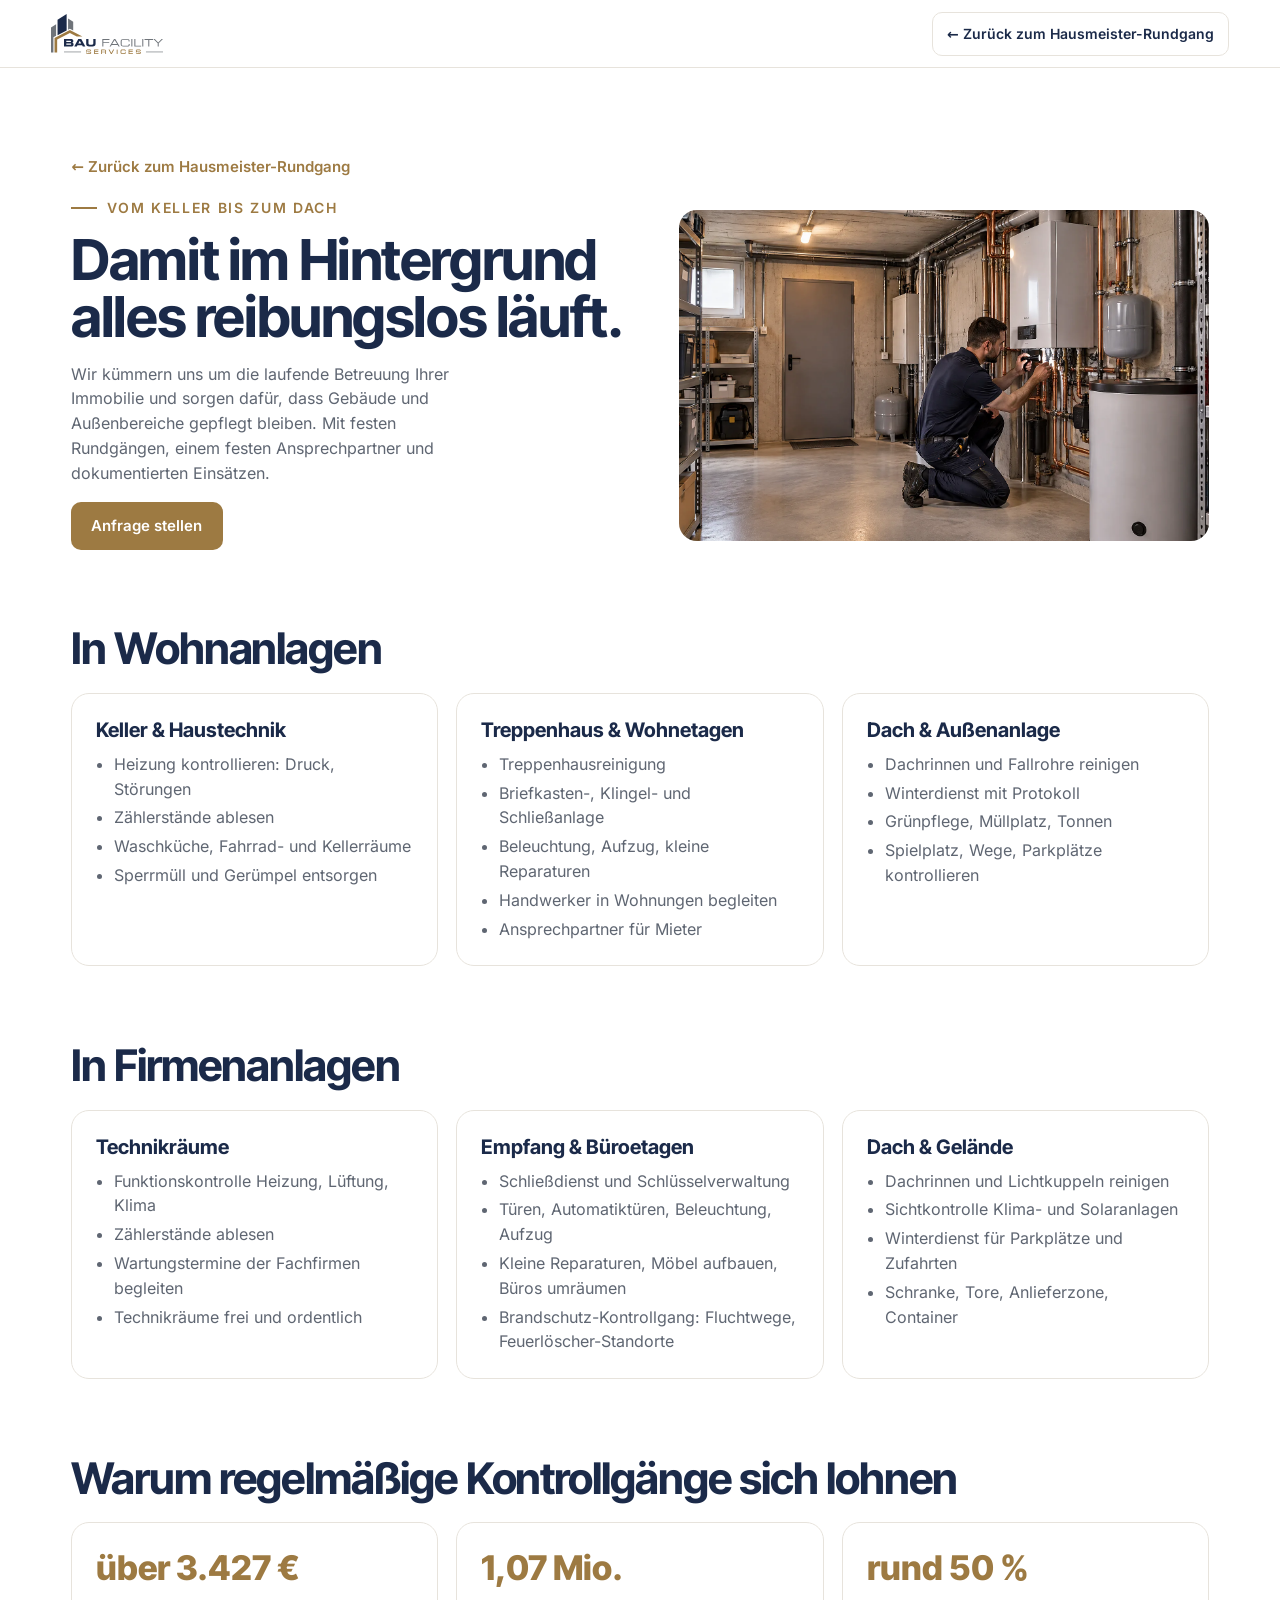
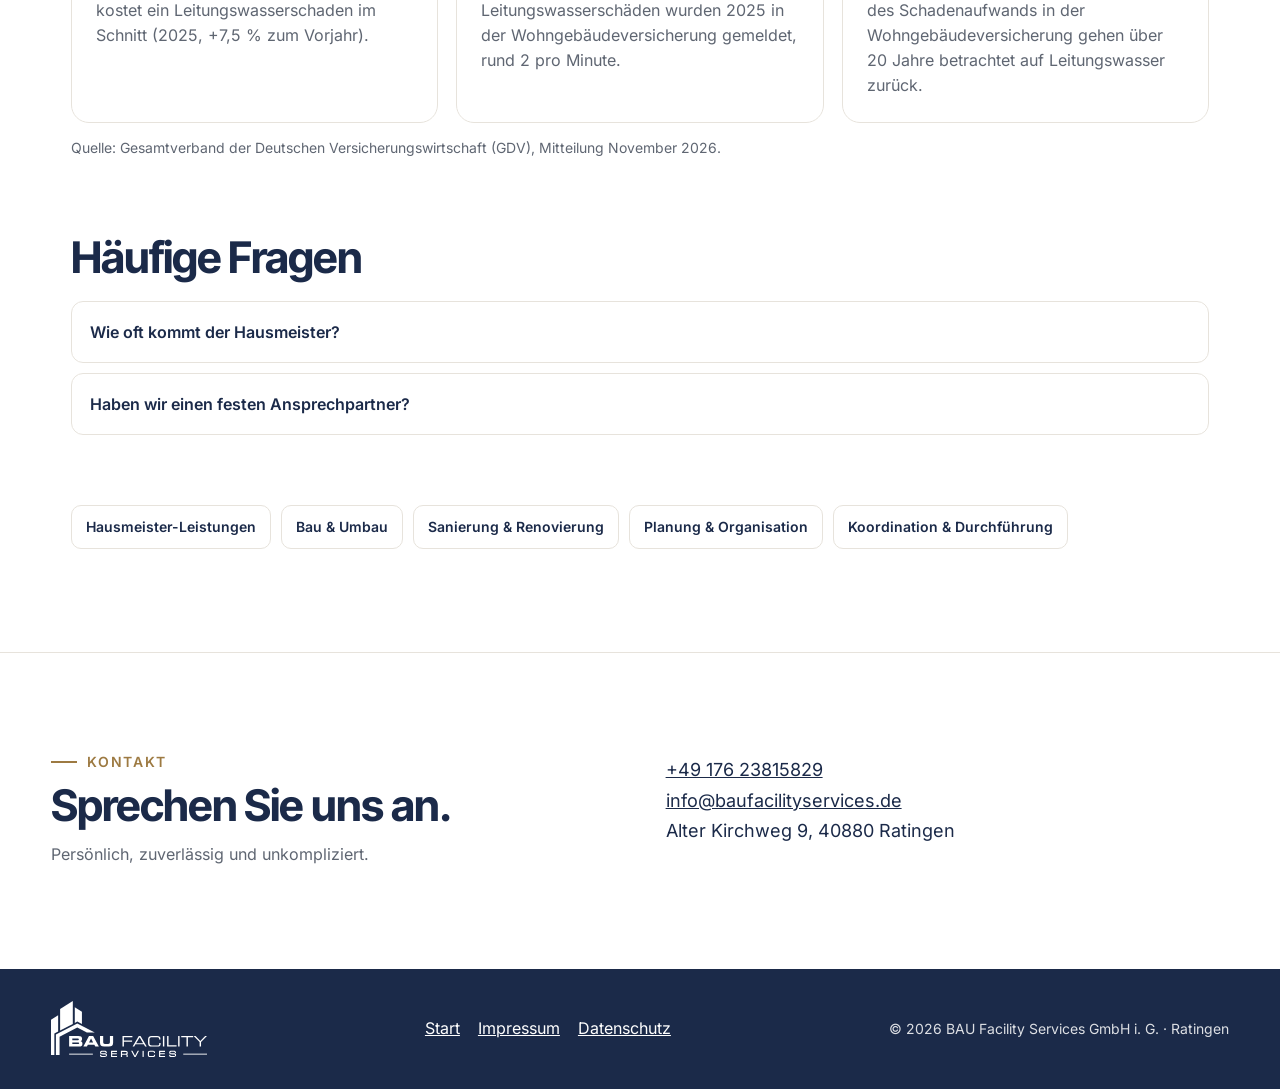
<file: hausmeister.html>
<!doctype html><html lang="de"><head><meta charset="utf-8"><meta name="viewport" content="width=device-width, initial-scale=1"><title>Hausmeister-Leistungen · BAU Facility Services</title><meta name="description" content="Hausmeister-Leistungen von BAU Facility Services in Ratingen. Damit im Hintergrund alles reibungslos läuft."><link rel="icon" href="assets/logo.svg"><link rel="stylesheet" href="styles.css"><script src="assets/manifest.js"></script></head><body>
<header class="nav"><a class="nav__logo" href="index.html" aria-label="Zur Startseite"><img src="assets/logo.svg" alt="BAU Facility Services" width="170" height="61"></a><a class="btn btn--ghost btn--sm" href="index.html#keller" style="margin-left:auto">← Zurück zum Hausmeister-Rundgang</a></header>
<main class="sub">
<a class="back" href="index.html#keller">← Zurück zum Hausmeister-Rundgang</a>
<div class="sub__hero"><div style="display:grid;gap:16px"><p class="eyebrow">Vom Keller bis zum Dach</p><h1>Damit im Hintergrund alles reibungslos läuft.</h1><p class="lead">Wir kümmern uns um die laufende Betreuung Ihrer Immobilie und sorgen dafür, dass Gebäude und Außenbereiche gepflegt bleiben. Mit festen Rundgängen, einem festen Ansprechpartner und dokumentierten Einsätzen.</p><div class="row"><a class="btn btn--or" href="#kontakt">Anfrage stellen</a></div></div><img data-img="k1-keller" alt="Techniker prüft die Heizung im Keller"></div>
<h2>In Wohnanlagen</h2><div class="grid3">
<article class="card"><h3>Keller & Haustechnik</h3><ul><li>Heizung kontrollieren: Druck, Störungen</li><li>Zählerstände ablesen</li><li>Waschküche, Fahrrad- und Kellerräume</li><li>Sperrmüll und Gerümpel entsorgen</li></ul></article>
<article class="card"><h3>Treppenhaus & Wohnetagen</h3><ul><li>Treppenhausreinigung</li><li>Briefkasten-, Klingel- und Schließanlage</li><li>Beleuchtung, Aufzug, kleine Reparaturen</li><li>Handwerker in Wohnungen begleiten</li><li>Ansprechpartner für Mieter</li></ul></article>
<article class="card"><h3>Dach & Außenanlage</h3><ul><li>Dachrinnen und Fallrohre reinigen</li><li>Winterdienst mit Protokoll</li><li>Grünpflege, Müllplatz, Tonnen</li><li>Spielplatz, Wege, Parkplätze kontrollieren</li></ul></article></div>
<h2>In Firmenanlagen</h2><div class="grid3">
<article class="card"><h3>Technikräume</h3><ul><li>Funktionskontrolle Heizung, Lüftung, Klima</li><li>Zählerstände ablesen</li><li>Wartungstermine der Fachfirmen begleiten</li><li>Technikräume frei und ordentlich</li></ul></article>
<article class="card"><h3>Empfang & Büroetagen</h3><ul><li>Schließdienst und Schlüsselverwaltung</li><li>Türen, Automatiktüren, Beleuchtung, Aufzug</li><li>Kleine Reparaturen, Möbel aufbauen, Büros umräumen</li><li>Brandschutz-Kontrollgang: Fluchtwege, Feuerlöscher-Standorte</li></ul></article>
<article class="card"><h3>Dach & Gelände</h3><ul><li>Dachrinnen und Lichtkuppeln reinigen</li><li>Sichtkontrolle Klima- und Solaranlagen</li><li>Winterdienst für Parkplätze und Zufahrten</li><li>Schranke, Tore, Anlieferzone, Container</li></ul></article></div>
<h2>Warum regelmäßige Kontrollgänge sich lohnen</h2><div class="grid3">
<article class="card"><span class="n" data-count="4600" data-prefix="über " data-suffix=" €">0</span><p>kostet ein Leitungswasserschaden im Schnitt (2025, +7,5 % zum Vorjahr).</p></article>
<article class="card"><span class="n">1,07 Mio.</span><p>Leitungswasserschäden wurden 2025 in der Wohngebäudeversicherung gemeldet, rund 2 pro Minute.</p></article>
<article class="card"><span class="n">rund 50 %</span><p>des Schadenaufwands in der Wohngebäudeversicherung gehen über 20 Jahre betrachtet auf Leitungswasser zurück.</p></article></div>
<p class="note" style="margin-top:14px">Quelle: Gesamtverband der Deutschen Versicherungswirtschaft (GDV), Mitteilung November 2026.</p>
<h2>Häufige Fragen</h2>
<details><summary>Wie oft kommt der Hausmeister?</summary><p>Das legen wir mit Ihnen je Objekt fest, zum Beispiel wöchentlich oder zweiwöchentlich, im Winter nach Wetterlage.</p></details>
<details><summary>Haben wir einen festen Ansprechpartner?</summary><p>Ja. Ein fester Ansprechpartner kennt Ihr Objekt und hält Sie auf dem Laufenden.</p></details><nav class="subnav" aria-label="Weitere Leistungen"><a class="btn btn--ghost btn--sm" href="hausmeister.html">Hausmeister-Leistungen</a><a class="btn btn--ghost btn--sm" href="bau-umbau.html">Bau & Umbau</a><a class="btn btn--ghost btn--sm" href="sanierung.html">Sanierung & Renovierung</a><a class="btn btn--ghost btn--sm" href="planung.html">Planung & Organisation</a><a class="btn btn--ghost btn--sm" href="koordination.html">Koordination & Durchführung</a></nav>
</main>
<section class="contact" id="kontakt"><div style="display:grid;gap:14px;align-content:start"><p class="eyebrow">Kontakt</p><h2>Sprechen Sie uns an.</h2><p class="lead">Persönlich, zuverlässig und unkompliziert.</p></div><p style="font-size:18px;line-height:1.7"><a href="tel:+4917623815829">+49 176 23815829</a><br><a href="mailto:info@baufacilityservices.de">info@baufacilityservices.de</a><br>Alter Kirchweg 9, 40880 Ratingen</p></section>
<footer class="foot"><img src="assets/logo-w.svg" alt="BAU Facility Services" width="200" height="72"><nav aria-label="Seiten"><a href="index.html">Start</a><a href="impressum.html">Impressum</a><a href="datenschutz.html">Datenschutz</a></nav><small>© 2026 BAU Facility Services GmbH i. G. · Ratingen</small></footer>
<script src="sub.js"></script></body></html>
</file>
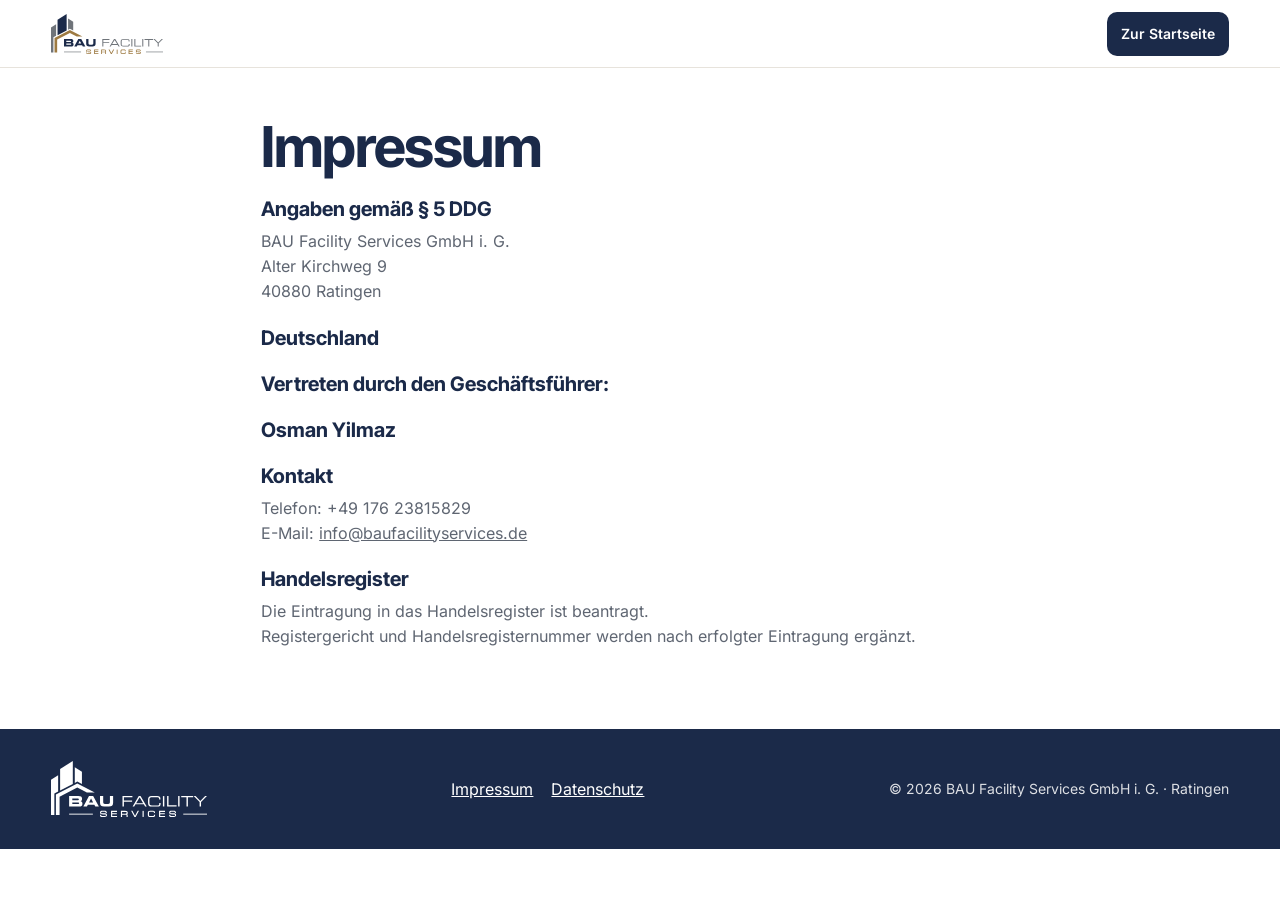
<file: impressum.html>
<!doctype html><html lang="de"><head><meta charset="utf-8"><meta name="viewport" content="width=device-width, initial-scale=1"><title>Impressum · BAU Facility Services</title><meta name="robots" content="noindex"><link rel="icon" href="assets/logo.svg"><link rel="stylesheet" href="styles.css"></head><body>
<header class="nav"><a class="nav__logo" href="index.html" aria-label="Zur Startseite"><img class="logo-dark" src="assets/logo.svg" alt="BAU Facility Services" width="170" height="61"></a><a class="btn btn--navy btn--sm" href="index.html" style="margin-left:auto">Zur Startseite</a></header>
<main class="legal"><h1>Impressum</h1>
<h3>Angaben gemäß § 5 DDG</h3>
<p>BAU Facility Services GmbH i. G.</p>
<p>Alter Kirchweg 9</p>
<p>40880 Ratingen</p>
<h3>Deutschland</h3>
<h3>Vertreten durch den Geschäftsführer:</h3>
<h3>Osman Yilmaz</h3>
<h3>Kontakt</h3>
<p>Telefon: +49 176 23815829</p>
<p>E-Mail: <a href="mailto:info@baufacilityservices.de">info@baufacilityservices.de</a></p>
<h3>Handelsregister</h3>
<p>Die Eintragung in das Handelsregister ist beantragt.</p>
<p>Registergericht und Handelsregisternummer werden nach erfolgter Eintragung ergänzt.</p>
</main>
<footer class="foot"><img src="assets/logo-w.svg" alt="BAU Facility Services" width="200" height="72"><nav aria-label="Rechtliches"><a href="impressum.html">Impressum</a><a href="datenschutz.html">Datenschutz</a></nav><small>© 2026 BAU Facility Services GmbH i. G. · Ratingen</small></footer></body></html>
</file>
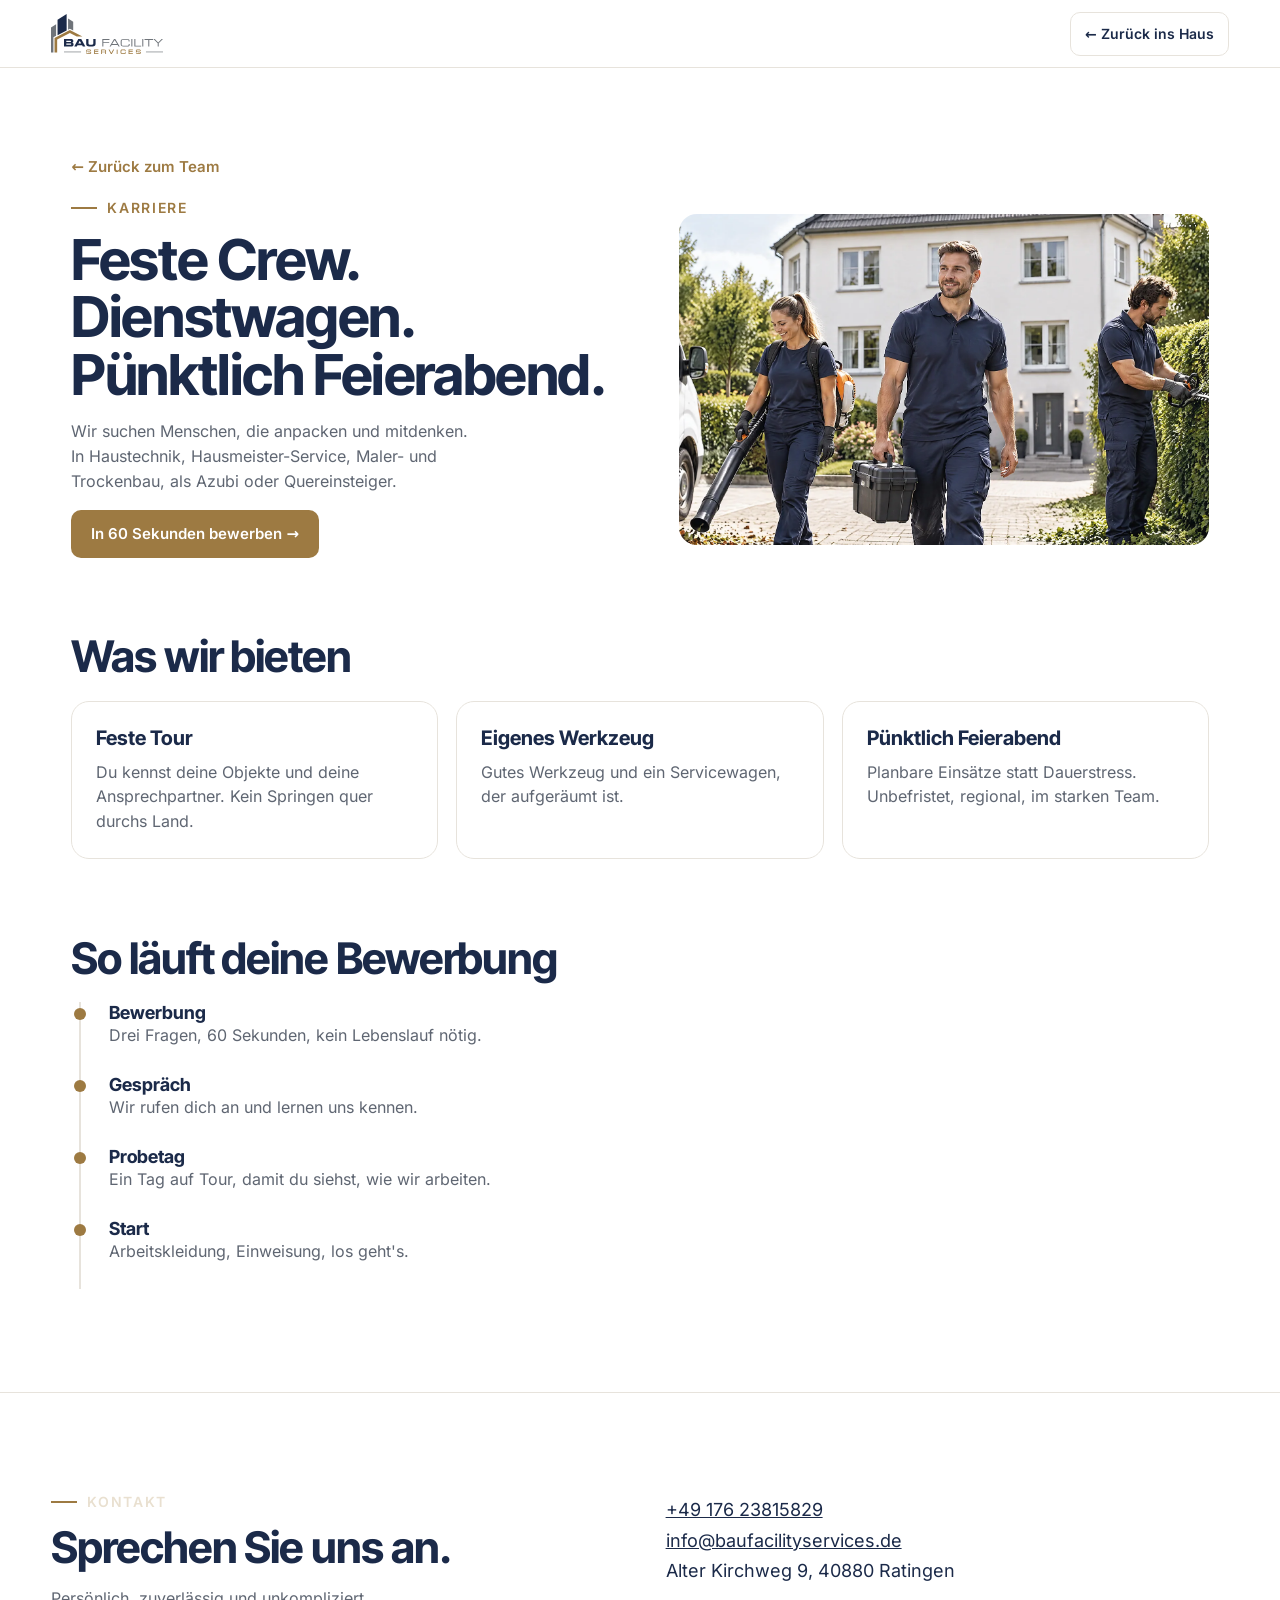
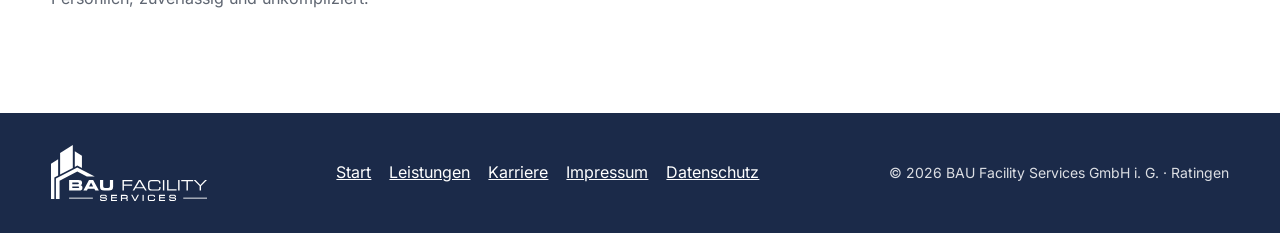
<file: karriere.html>
<!doctype html><html lang="de"><head><meta charset="utf-8"><meta name="viewport" content="width=device-width, initial-scale=1"><title>Karriere · BAU Facility Services</title><meta name="description" content="Jobs bei BAU Facility Services in Ratingen: Haustechnik, Hausmeister-Service, Maler und Trockenbau, Ausbildung und Quereinstieg."><link rel="icon" href="assets/logo.svg"><link rel="stylesheet" href="styles.css"><script src="assets/manifest.js"></script></head><body>
<header class="nav"><a class="nav__logo" href="index.html" aria-label="Zur Startseite"><img src="assets/logo.svg" alt="BAU Facility Services" width="170" height="61"></a><a class="btn btn--ghost btn--sm" href="index.html#team" style="margin-left:auto">← Zurück ins Haus</a></header>
<main class="sub">
<a class="back" href="index.html#team">← Zurück zum Team</a>
<div class="sub__hero"><div style="display:grid;gap:16px"><p class="eyebrow">Karriere</p><h1>Feste Crew. Dienstwagen. Pünktlich Feierabend.</h1><p class="lead">Wir suchen Menschen, die anpacken und mitdenken. In Haustechnik, Hausmeister-Service, Maler- und Trockenbau, als Azubi oder Quereinsteiger.</p><div class="row"><a class="btn btn--or" href="index.html#team">In 60 Sekunden bewerben →</a></div></div><img data-img="t1-team" alt="Technikerin vor dem Servicewagen"></div>
<h2>Was wir bieten</h2>
<div class="grid3">
<article class="card"><h3>Feste Tour</h3><p>Du kennst deine Objekte und deine Ansprechpartner. Kein Springen quer durchs Land.</p></article>
<article class="card"><h3>Eigenes Werkzeug</h3><p>Gutes Werkzeug und ein Servicewagen, der aufgeräumt ist.</p></article>
<article class="card"><h3>Pünktlich Feierabend</h3><p>Planbare Einsätze statt Dauerstress. Unbefristet, regional, im starken Team.</p></article>
</div>
<h2>So läuft deine Bewerbung</h2>
<ol class="timeline"><li><b>Bewerbung</b><p>Drei Fragen, 60 Sekunden, kein Lebenslauf nötig.</p></li><li><b>Gespräch</b><p>Wir rufen dich an und lernen uns kennen.</p></li><li><b>Probetag</b><p>Ein Tag auf Tour, damit du siehst, wie wir arbeiten.</p></li><li><b>Start</b><p>Arbeitskleidung, Einweisung, los geht's.</p></li></ol>
</main>
<section class="contact" id="kontakt"><div style="display:grid;gap:16px;align-content:start"><p class="eyebrow" style="color:#e9e0d0">Kontakt</p><h2>Sprechen Sie uns an.</h2><p class="lead">Persönlich, zuverlässig und unkompliziert.</p></div><p style="font-size:18px;line-height:1.7"><a href="tel:+4917623815829">+49 176 23815829</a><br><a href="mailto:info@baufacilityservices.de">info@baufacilityservices.de</a><br>Alter Kirchweg 9, 40880 Ratingen</p></section>
<footer class="foot"><img src="assets/logo-w.svg" alt="BAU Facility Services" width="200" height="72"><nav aria-label="Seiten"><a href="index.html">Start</a><a href="leistungen.html">Leistungen</a><a href="karriere.html">Karriere</a><a href="impressum.html">Impressum</a><a href="datenschutz.html">Datenschutz</a></nav><small>© 2026 BAU Facility Services GmbH i. G. · Ratingen</small></footer>
<script src="sub.js"></script></body></html>
</file>
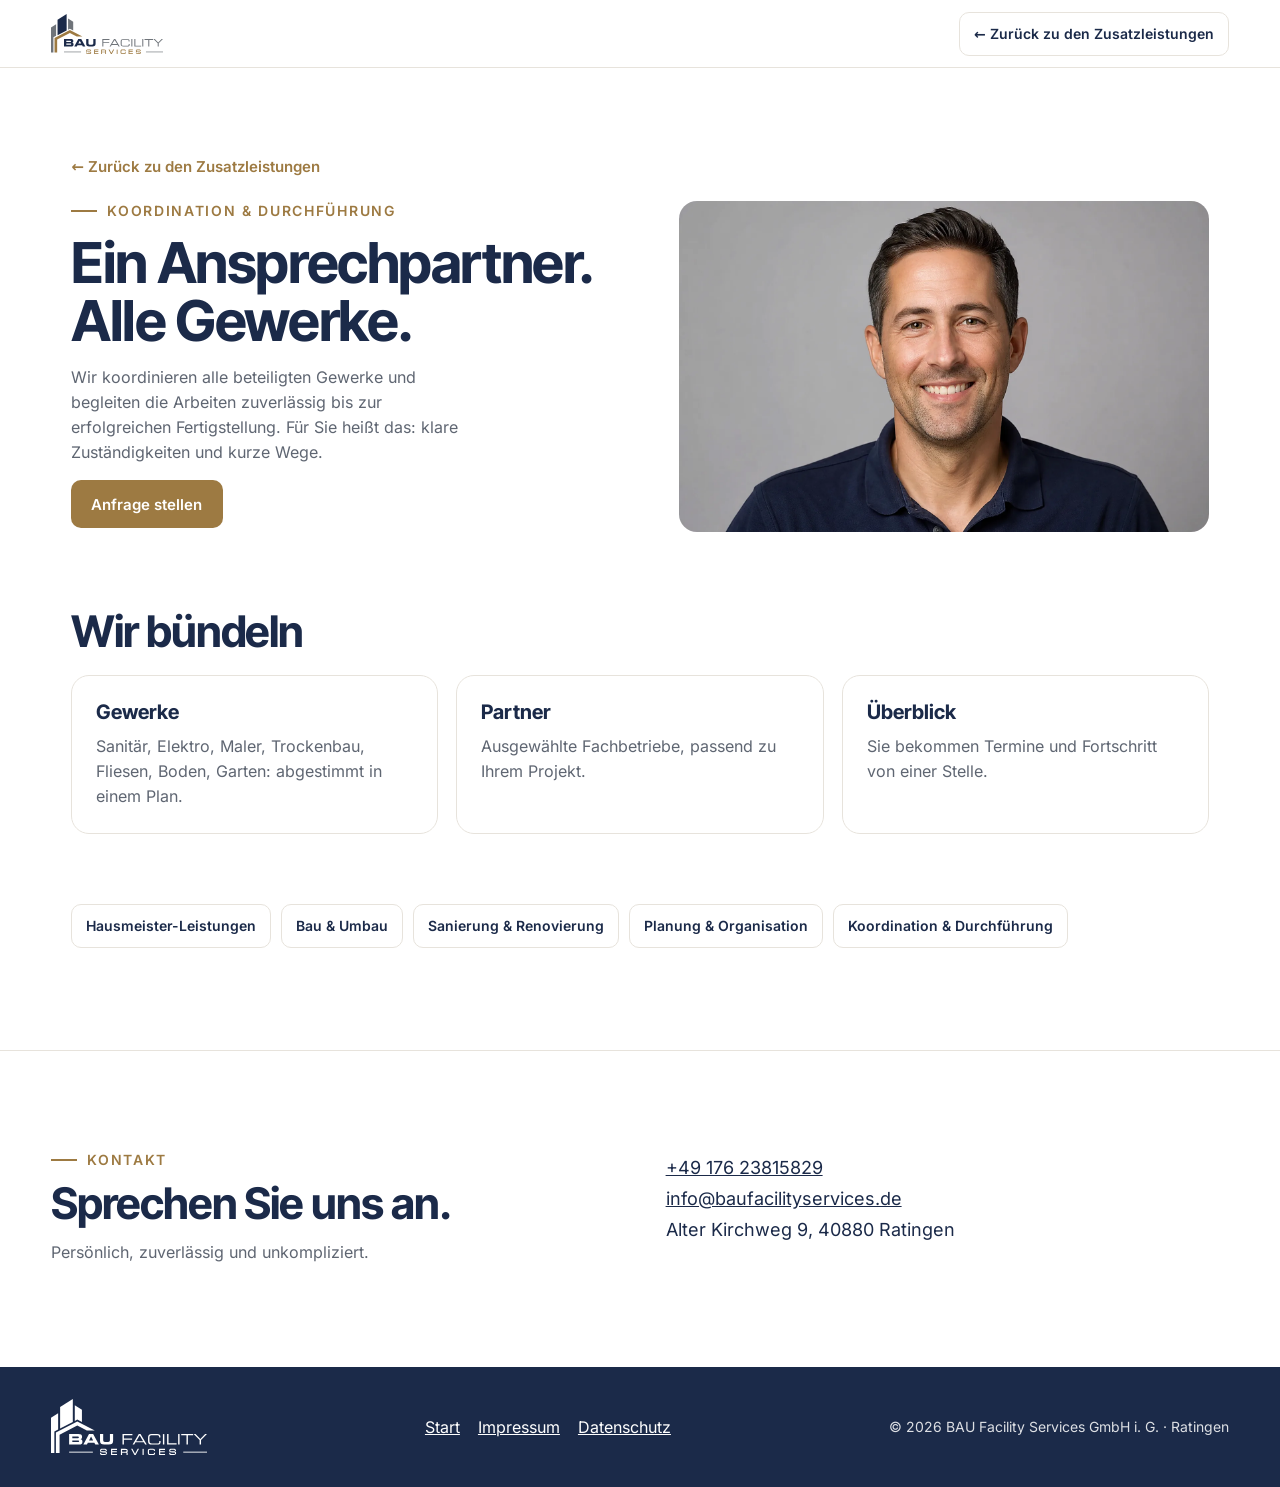
<file: koordination.html>
<!doctype html><html lang="de"><head><meta charset="utf-8"><meta name="viewport" content="width=device-width, initial-scale=1"><title>Koordination & Durchführung · BAU Facility Services</title><meta name="description" content="Koordination & Durchführung von BAU Facility Services in Ratingen. Ein Ansprechpartner. Alle Gewerke."><link rel="icon" href="assets/logo.svg"><link rel="stylesheet" href="styles.css"><script src="assets/manifest.js"></script></head><body>
<header class="nav"><a class="nav__logo" href="index.html" aria-label="Zur Startseite"><img src="assets/logo.svg" alt="BAU Facility Services" width="170" height="61"></a><a class="btn btn--ghost btn--sm" href="zusatzleistungen.html#koordination" style="margin-left:auto">← Zurück zu den Zusatzleistungen</a></header>
<main class="sub">
<a class="back" href="zusatzleistungen.html#koordination">← Zurück zu den Zusatzleistungen</a>
<div class="sub__hero"><div style="display:grid;gap:16px"><p class="eyebrow">Koordination & Durchführung</p><h1>Ein Ansprechpartner. Alle Gewerke.</h1><p class="lead">Wir koordinieren alle beteiligten Gewerke und begleiten die Arbeiten zuverlässig bis zur erfolgreichen Fertigstellung. Für Sie heißt das: klare Zuständigkeiten und kurze Wege.</p><div class="row"><a class="btn btn--or" href="#kontakt">Anfrage stellen</a></div></div><img data-img="a1-ansprechpartner" alt="Ihr fester Ansprechpartner (Symbolbild)"></div>
<h2>Wir bündeln</h2><div class="grid3"><article class="card"><h3>Gewerke</h3><p>Sanitär, Elektro, Maler, Trockenbau, Fliesen, Boden, Garten: abgestimmt in einem Plan.</p></article><article class="card"><h3>Partner</h3><p>Ausgewählte Fachbetriebe, passend zu Ihrem Projekt.</p></article><article class="card"><h3>Überblick</h3><p>Sie bekommen Termine und Fortschritt von einer Stelle.</p></article></div><nav class="subnav" aria-label="Weitere Leistungen"><a class="btn btn--ghost btn--sm" href="hausmeister.html">Hausmeister-Leistungen</a><a class="btn btn--ghost btn--sm" href="bau-umbau.html">Bau & Umbau</a><a class="btn btn--ghost btn--sm" href="sanierung.html">Sanierung & Renovierung</a><a class="btn btn--ghost btn--sm" href="planung.html">Planung & Organisation</a><a class="btn btn--ghost btn--sm" href="koordination.html">Koordination & Durchführung</a></nav>
</main>
<section class="contact" id="kontakt"><div style="display:grid;gap:14px;align-content:start"><p class="eyebrow">Kontakt</p><h2>Sprechen Sie uns an.</h2><p class="lead">Persönlich, zuverlässig und unkompliziert.</p></div><p style="font-size:18px;line-height:1.7"><a href="tel:+4917623815829">+49 176 23815829</a><br><a href="mailto:info@baufacilityservices.de">info@baufacilityservices.de</a><br>Alter Kirchweg 9, 40880 Ratingen</p></section>
<footer class="foot"><img src="assets/logo-w.svg" alt="BAU Facility Services" width="200" height="72"><nav aria-label="Seiten"><a href="index.html">Start</a><a href="impressum.html">Impressum</a><a href="datenschutz.html">Datenschutz</a></nav><small>© 2026 BAU Facility Services GmbH i. G. · Ratingen</small></footer>
<script src="sub.js"></script></body></html>
</file>
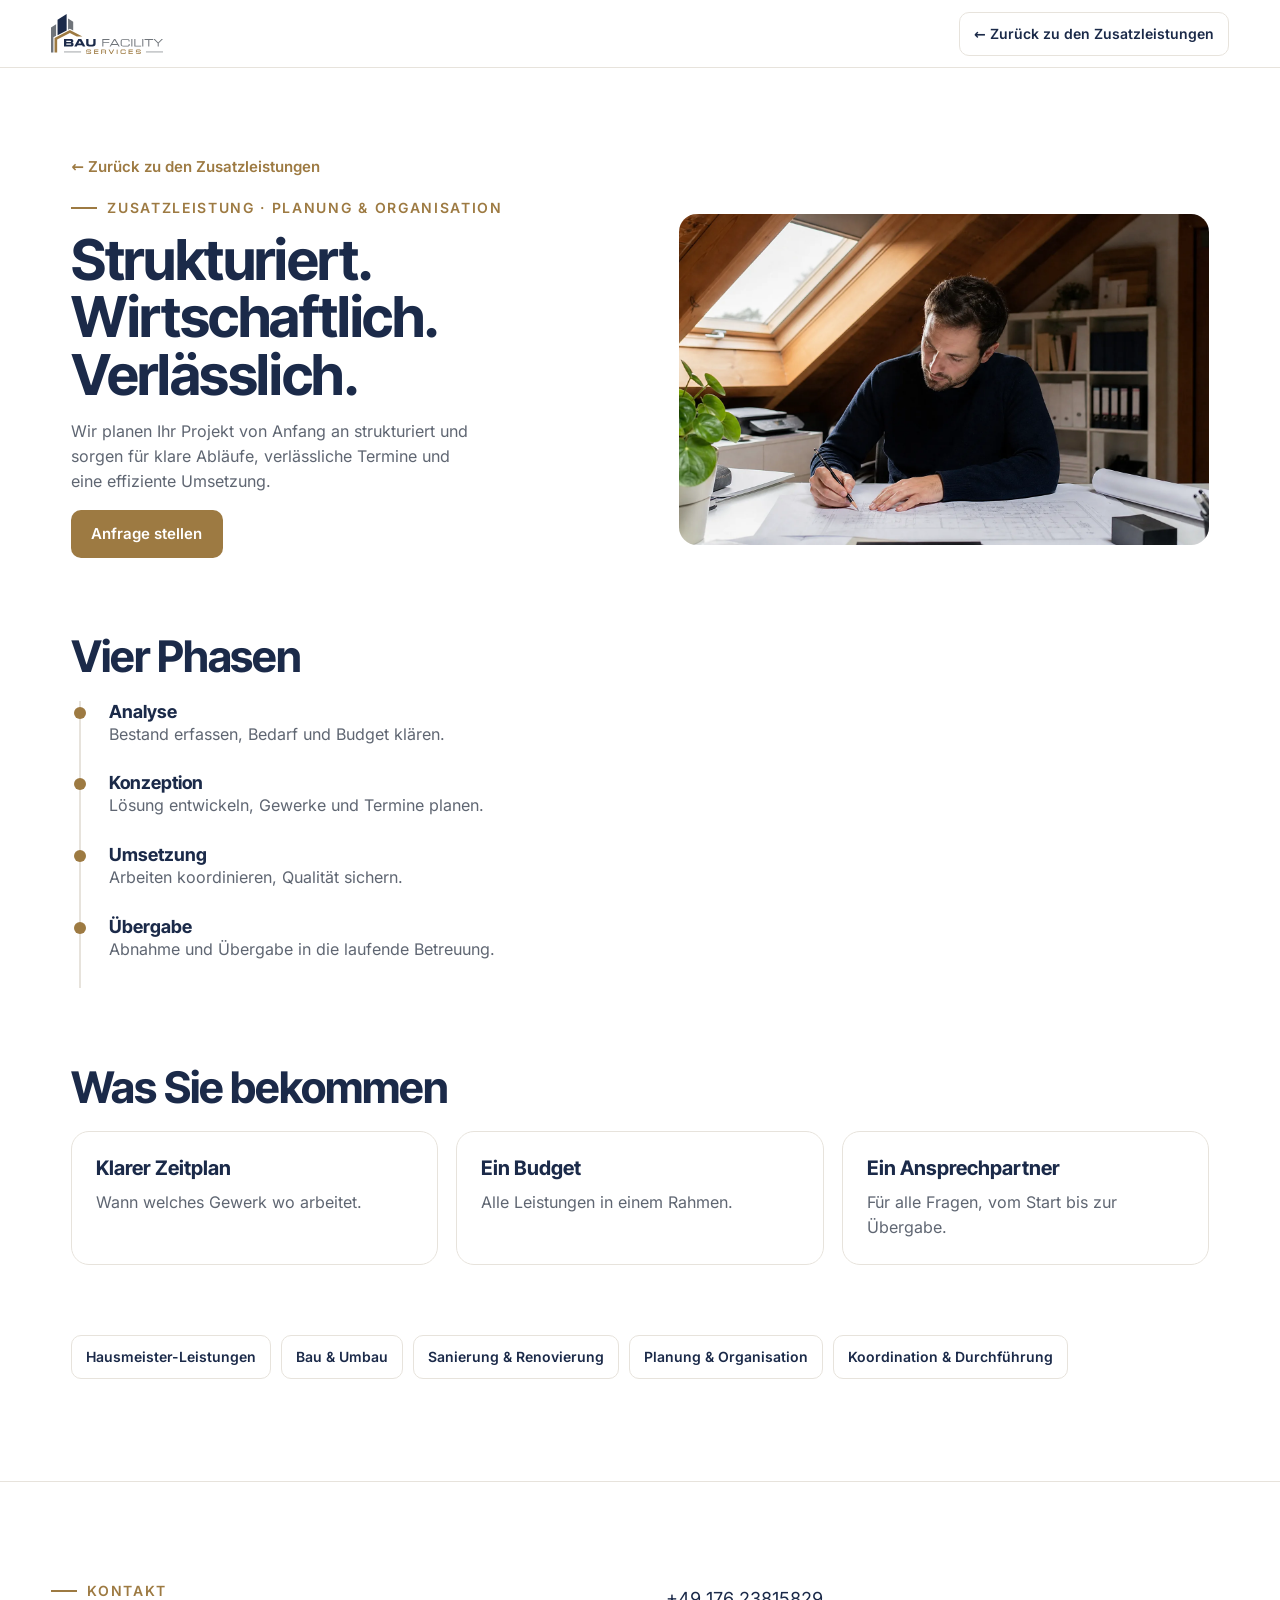
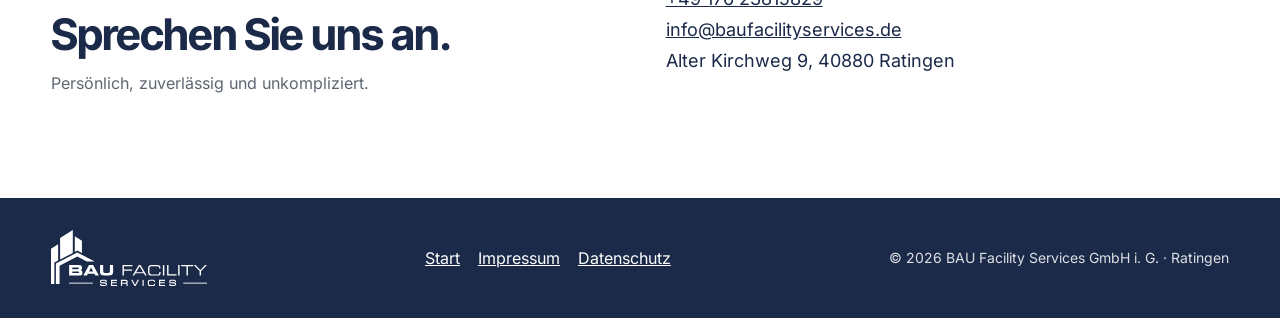
<file: planung.html>
<!doctype html><html lang="de"><head><meta charset="utf-8"><meta name="viewport" content="width=device-width, initial-scale=1"><title>Planung & Organisation · BAU Facility Services</title><meta name="description" content="Planung & Organisation von BAU Facility Services in Ratingen. Strukturiert. Wirtschaftlich. Verlässlich."><link rel="icon" href="assets/logo.svg"><link rel="stylesheet" href="styles.css"><script src="assets/manifest.js"></script></head><body>
<header class="nav"><a class="nav__logo" href="index.html" aria-label="Zur Startseite"><img src="assets/logo.svg" alt="BAU Facility Services" width="170" height="61"></a><a class="btn btn--ghost btn--sm" href="zusatzleistungen.html#planung" style="margin-left:auto">← Zurück zu den Zusatzleistungen</a></header>
<main class="sub">
<a class="back" href="zusatzleistungen.html#planung">← Zurück zu den Zusatzleistungen</a>
<div class="sub__hero"><div style="display:grid;gap:16px"><p class="eyebrow">Zusatzleistung · Planung & Organisation</p><h1>Strukturiert. Wirtschaftlich. Verlässlich.</h1><p class="lead">Wir planen Ihr Projekt von Anfang an strukturiert und sorgen für klare Abläufe, verlässliche Termine und eine effiziente Umsetzung.</p><div class="row"><a class="btn btn--or" href="#kontakt">Anfrage stellen</a></div></div><img data-img="d1-dach" alt="Planer mit Grundrissen"></div>
<h2>Vier Phasen</h2><ol class="timeline"><li><b>Analyse</b><p>Bestand erfassen, Bedarf und Budget klären.</p></li><li><b>Konzeption</b><p>Lösung entwickeln, Gewerke und Termine planen.</p></li><li><b>Umsetzung</b><p>Arbeiten koordinieren, Qualität sichern.</p></li><li><b>Übergabe</b><p>Abnahme und Übergabe in die laufende Betreuung.</p></li></ol>
<h2>Was Sie bekommen</h2><div class="grid3"><article class="card"><h3>Klarer Zeitplan</h3><p>Wann welches Gewerk wo arbeitet.</p></article><article class="card"><h3>Ein Budget</h3><p>Alle Leistungen in einem Rahmen.</p></article><article class="card"><h3>Ein Ansprechpartner</h3><p>Für alle Fragen, vom Start bis zur Übergabe.</p></article></div><nav class="subnav" aria-label="Weitere Leistungen"><a class="btn btn--ghost btn--sm" href="hausmeister.html">Hausmeister-Leistungen</a><a class="btn btn--ghost btn--sm" href="bau-umbau.html">Bau & Umbau</a><a class="btn btn--ghost btn--sm" href="sanierung.html">Sanierung & Renovierung</a><a class="btn btn--ghost btn--sm" href="planung.html">Planung & Organisation</a><a class="btn btn--ghost btn--sm" href="koordination.html">Koordination & Durchführung</a></nav>
</main>
<section class="contact" id="kontakt"><div style="display:grid;gap:14px;align-content:start"><p class="eyebrow">Kontakt</p><h2>Sprechen Sie uns an.</h2><p class="lead">Persönlich, zuverlässig und unkompliziert.</p></div><p style="font-size:18px;line-height:1.7"><a href="tel:+4917623815829">+49 176 23815829</a><br><a href="mailto:info@baufacilityservices.de">info@baufacilityservices.de</a><br>Alter Kirchweg 9, 40880 Ratingen</p></section>
<footer class="foot"><img src="assets/logo-w.svg" alt="BAU Facility Services" width="200" height="72"><nav aria-label="Seiten"><a href="index.html">Start</a><a href="impressum.html">Impressum</a><a href="datenschutz.html">Datenschutz</a></nav><small>© 2026 BAU Facility Services GmbH i. G. · Ratingen</small></footer>
<script src="sub.js"></script></body></html>
</file>
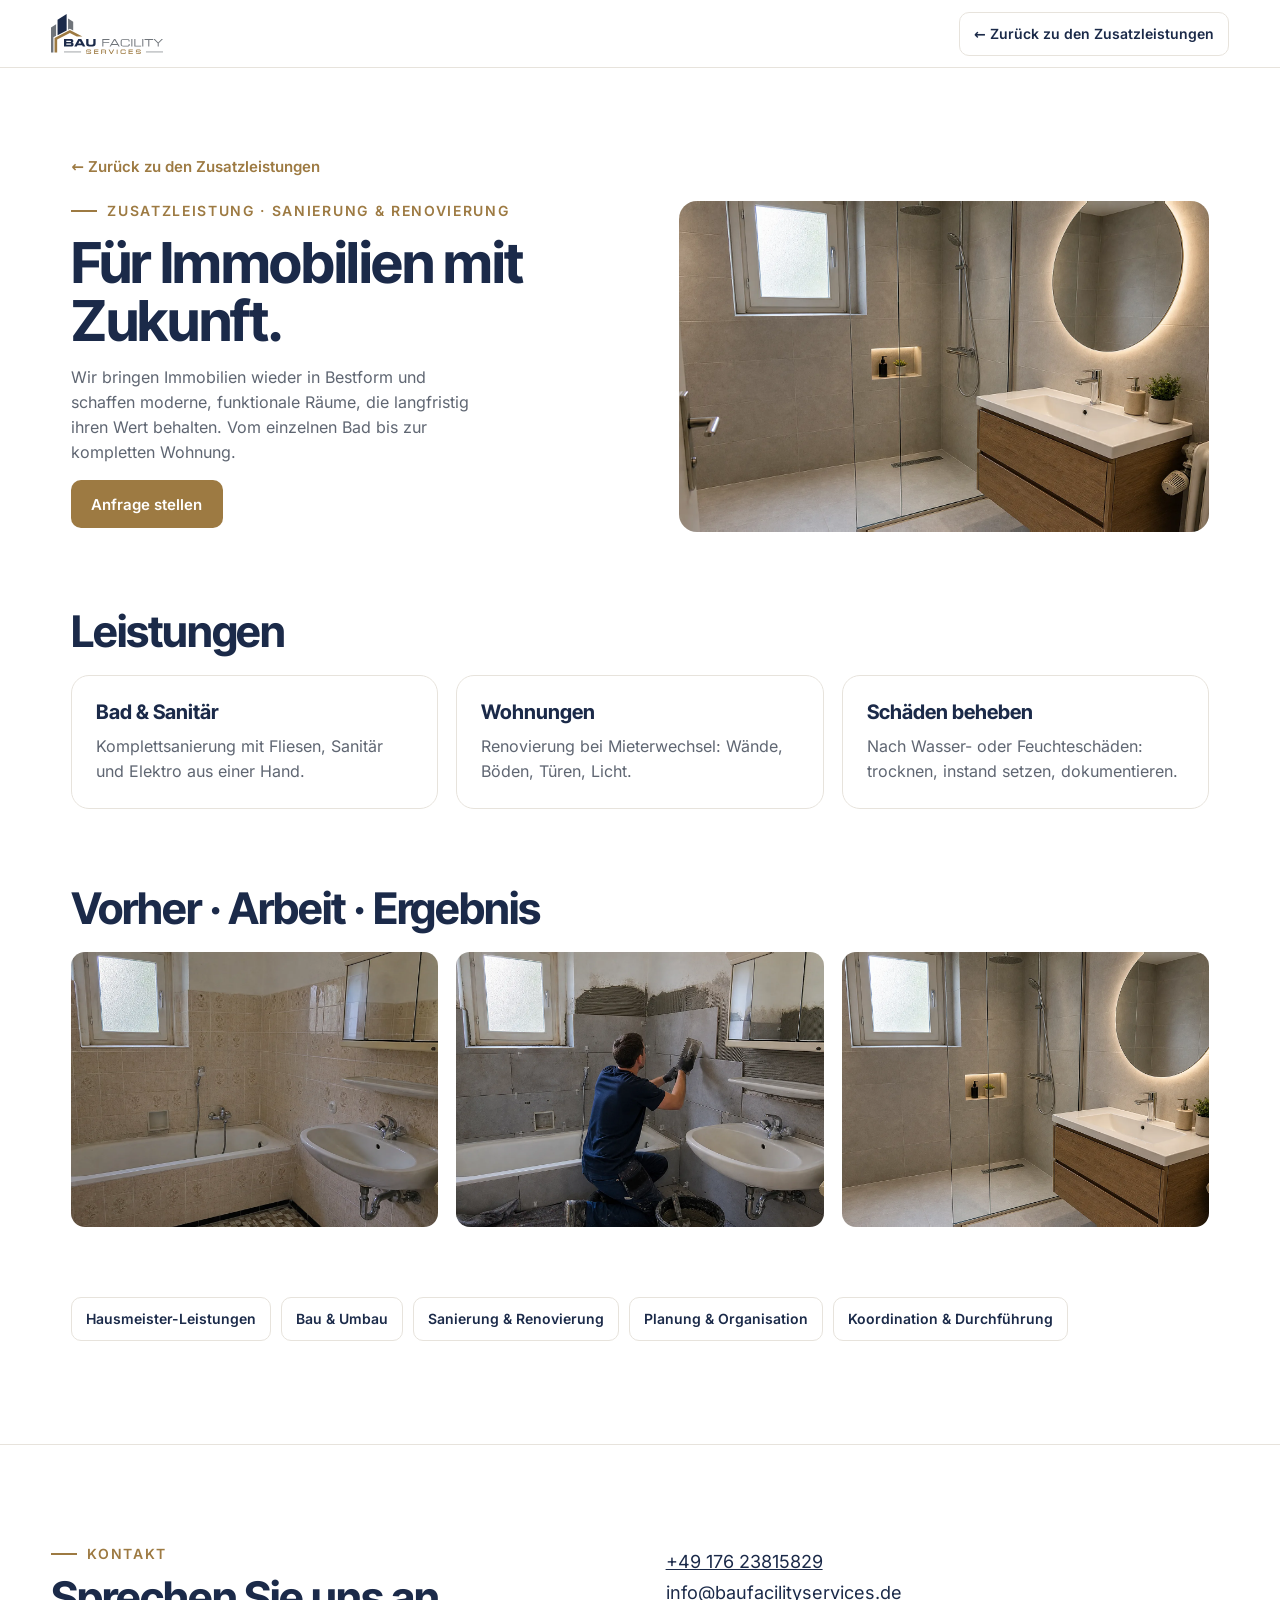
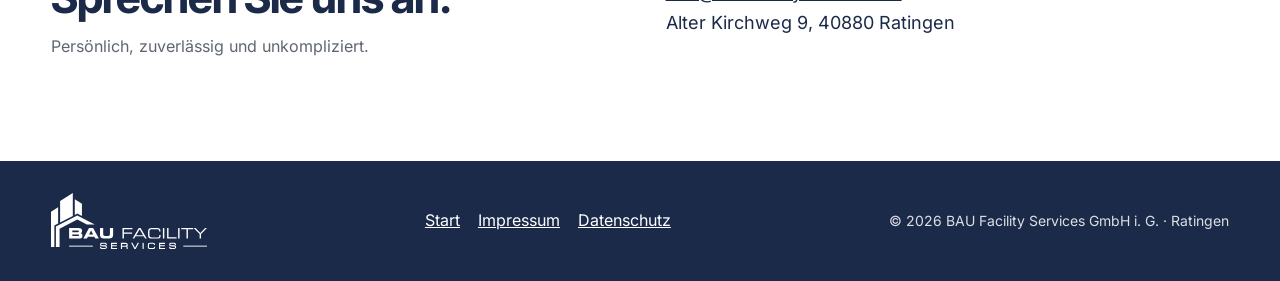
<file: sanierung.html>
<!doctype html><html lang="de"><head><meta charset="utf-8"><meta name="viewport" content="width=device-width, initial-scale=1"><title>Sanierung & Renovierung · BAU Facility Services</title><meta name="description" content="Sanierung & Renovierung von BAU Facility Services in Ratingen. Für Immobilien mit Zukunft."><link rel="icon" href="assets/logo.svg"><link rel="stylesheet" href="styles.css"><script src="assets/manifest.js"></script></head><body>
<header class="nav"><a class="nav__logo" href="index.html" aria-label="Zur Startseite"><img src="assets/logo.svg" alt="BAU Facility Services" width="170" height="61"></a><a class="btn btn--ghost btn--sm" href="zusatzleistungen.html#sanierung" style="margin-left:auto">← Zurück zu den Zusatzleistungen</a></header>
<main class="sub">
<a class="back" href="zusatzleistungen.html#sanierung">← Zurück zu den Zusatzleistungen</a>
<div class="sub__hero"><div style="display:grid;gap:16px"><p class="eyebrow">Zusatzleistung · Sanierung & Renovierung</p><h1>Für Immobilien mit Zukunft.</h1><p class="lead">Wir bringen Immobilien wieder in Bestform und schaffen moderne, funktionale Räume, die langfristig ihren Wert behalten. Vom einzelnen Bad bis zur kompletten Wohnung.</p><div class="row"><a class="btn btn--or" href="#kontakt">Anfrage stellen</a></div></div><img data-img="o3-bad-ergebnis" alt="Renoviertes Bad"></div>
<h2>Leistungen</h2><div class="grid3">
<article class="card"><h3>Bad & Sanitär</h3><p>Komplettsanierung mit Fliesen, Sanitär und Elektro aus einer Hand.</p></article>
<article class="card"><h3>Wohnungen</h3><p>Renovierung bei Mieterwechsel: Wände, Böden, Türen, Licht.</p></article>
<article class="card"><h3>Schäden beheben</h3><p>Nach Wasser- oder Feuchteschäden: trocknen, instand setzen, dokumentieren.</p></article></div>
<h2>Vorher · Arbeit · Ergebnis</h2><div class="grid3"><img data-img="o1-bad-vorher" alt="Vorher" style="border-radius:14px;aspect-ratio:4/3;object-fit:cover;width:100%"><img data-img="o2-bad-arbeit" alt="Arbeit" style="border-radius:14px;aspect-ratio:4/3;object-fit:cover;width:100%"><img data-img="o3-bad-ergebnis" alt="Ergebnis" style="border-radius:14px;aspect-ratio:4/3;object-fit:cover;width:100%"></div><nav class="subnav" aria-label="Weitere Leistungen"><a class="btn btn--ghost btn--sm" href="hausmeister.html">Hausmeister-Leistungen</a><a class="btn btn--ghost btn--sm" href="bau-umbau.html">Bau & Umbau</a><a class="btn btn--ghost btn--sm" href="sanierung.html">Sanierung & Renovierung</a><a class="btn btn--ghost btn--sm" href="planung.html">Planung & Organisation</a><a class="btn btn--ghost btn--sm" href="koordination.html">Koordination & Durchführung</a></nav>
</main>
<section class="contact" id="kontakt"><div style="display:grid;gap:14px;align-content:start"><p class="eyebrow">Kontakt</p><h2>Sprechen Sie uns an.</h2><p class="lead">Persönlich, zuverlässig und unkompliziert.</p></div><p style="font-size:18px;line-height:1.7"><a href="tel:+4917623815829">+49 176 23815829</a><br><a href="mailto:info@baufacilityservices.de">info@baufacilityservices.de</a><br>Alter Kirchweg 9, 40880 Ratingen</p></section>
<footer class="foot"><img src="assets/logo-w.svg" alt="BAU Facility Services" width="200" height="72"><nav aria-label="Seiten"><a href="index.html">Start</a><a href="impressum.html">Impressum</a><a href="datenschutz.html">Datenschutz</a></nav><small>© 2026 BAU Facility Services GmbH i. G. · Ratingen</small></footer>
<script src="sub.js"></script></body></html>
</file>
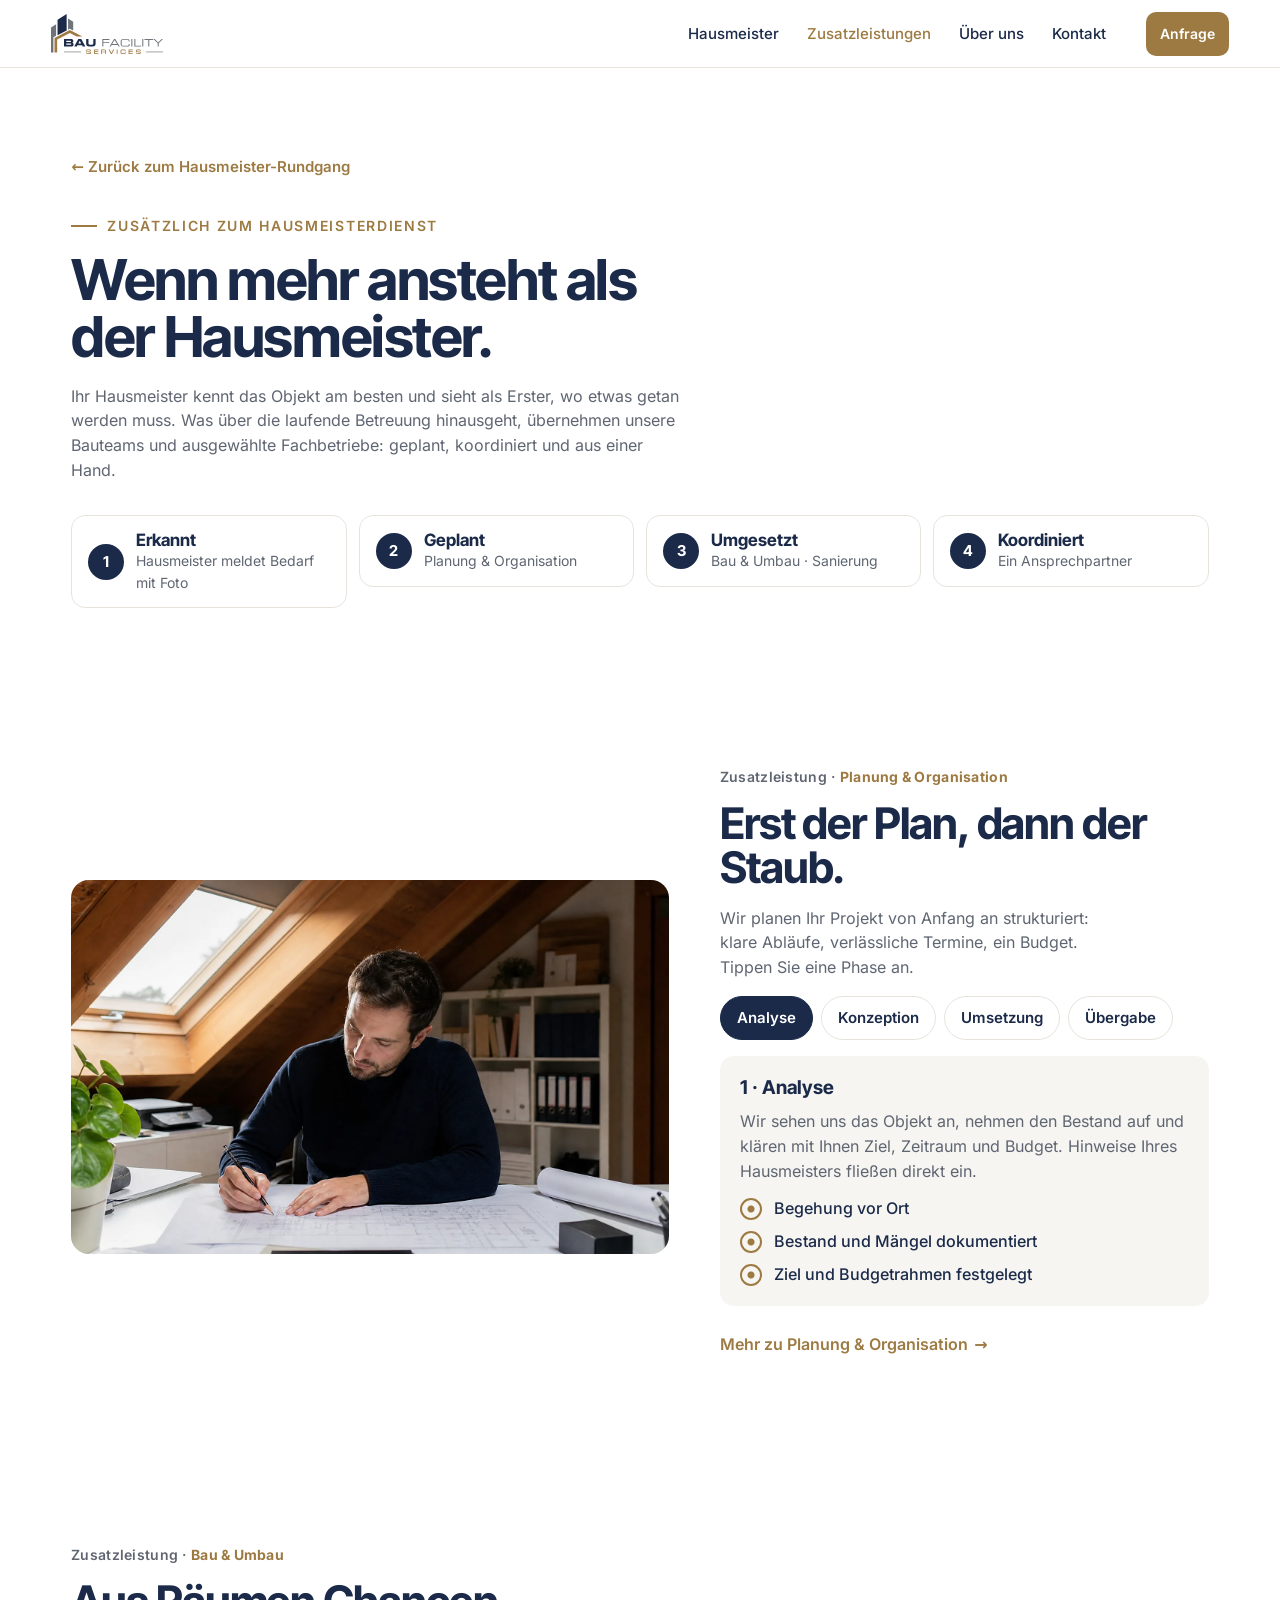
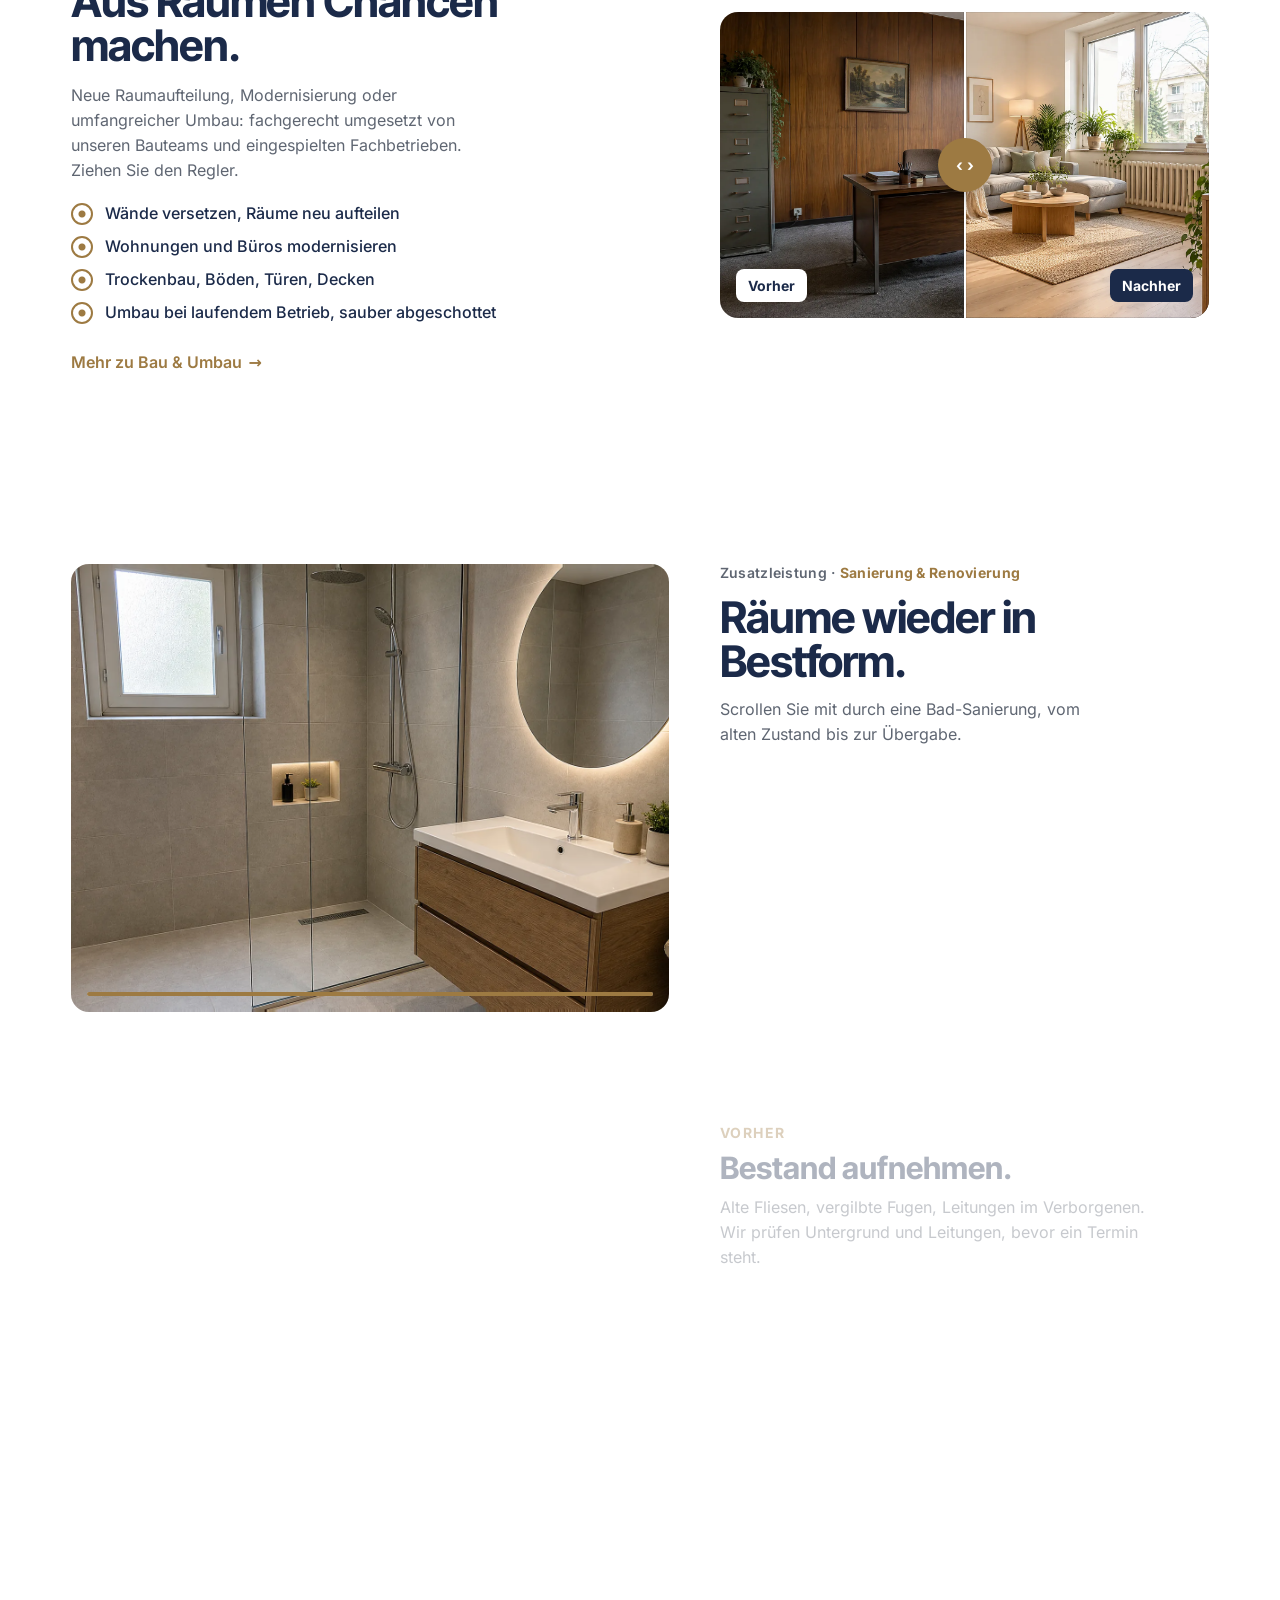
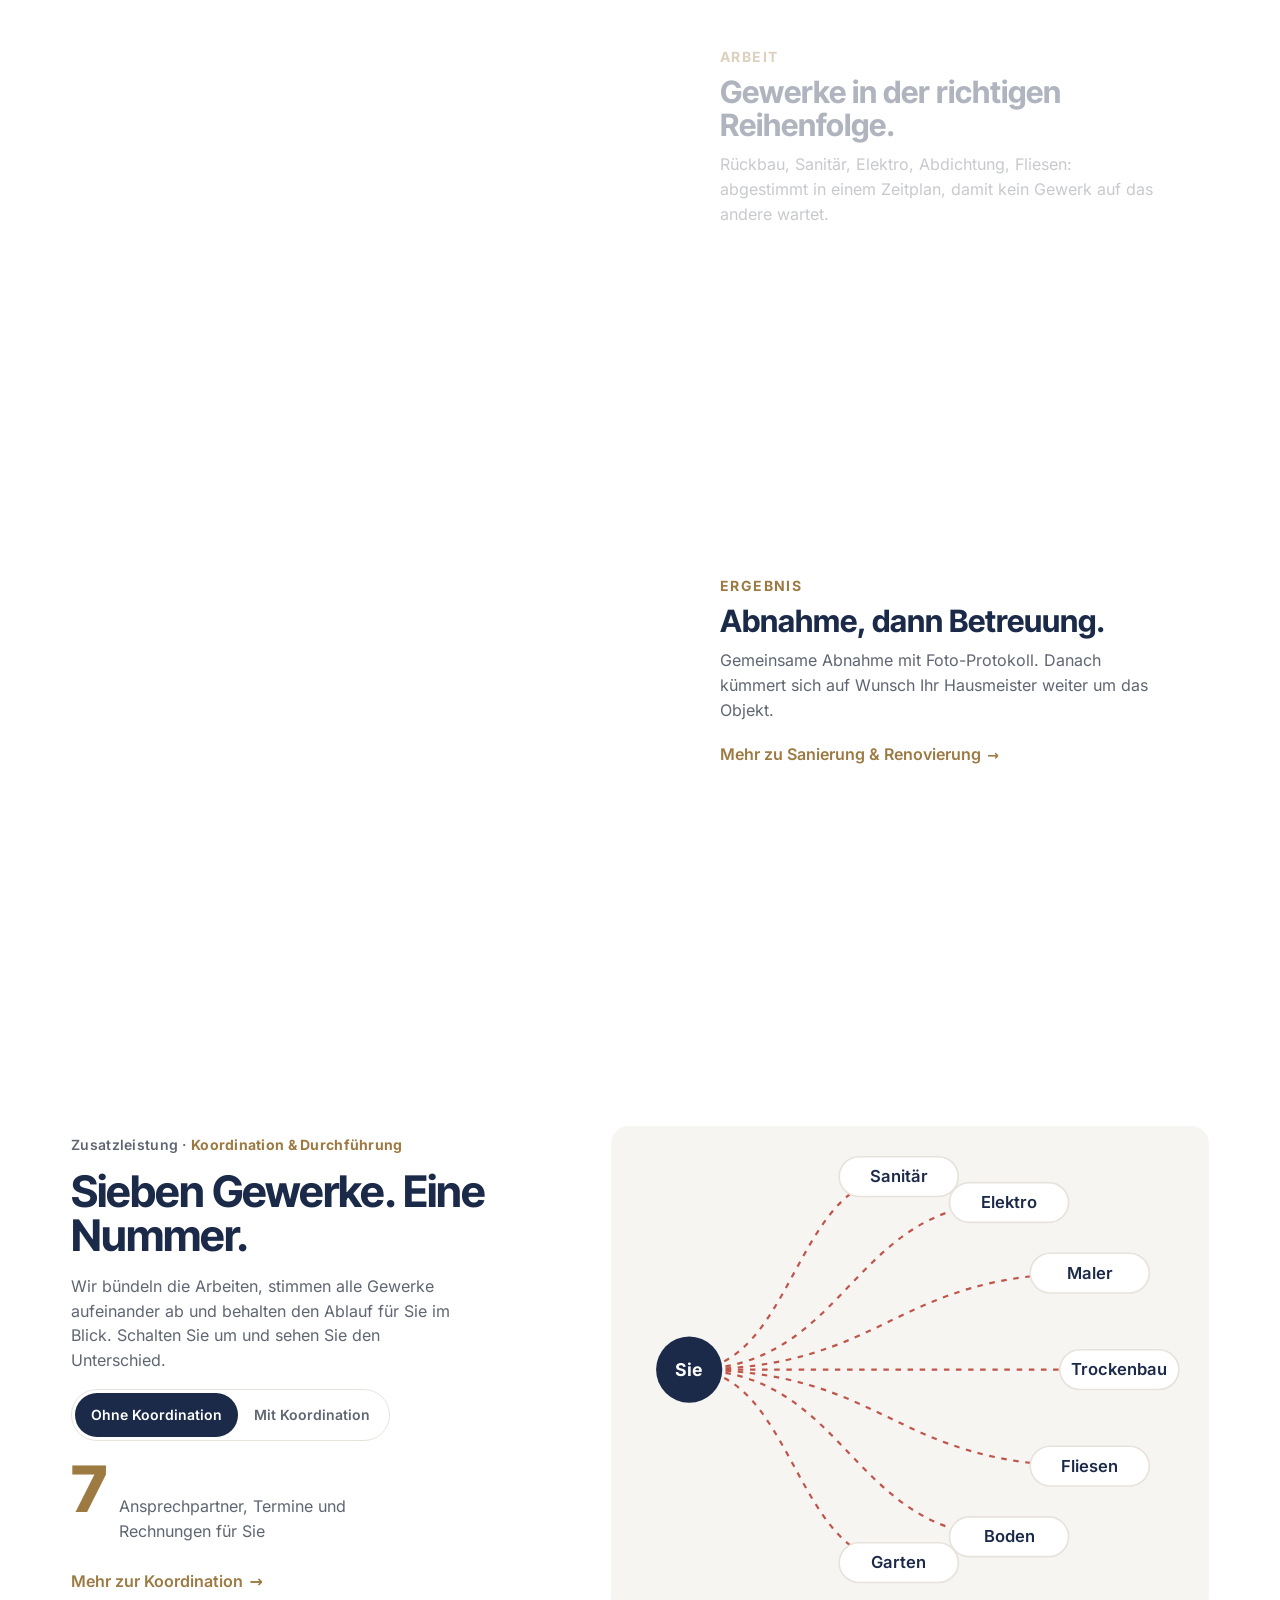
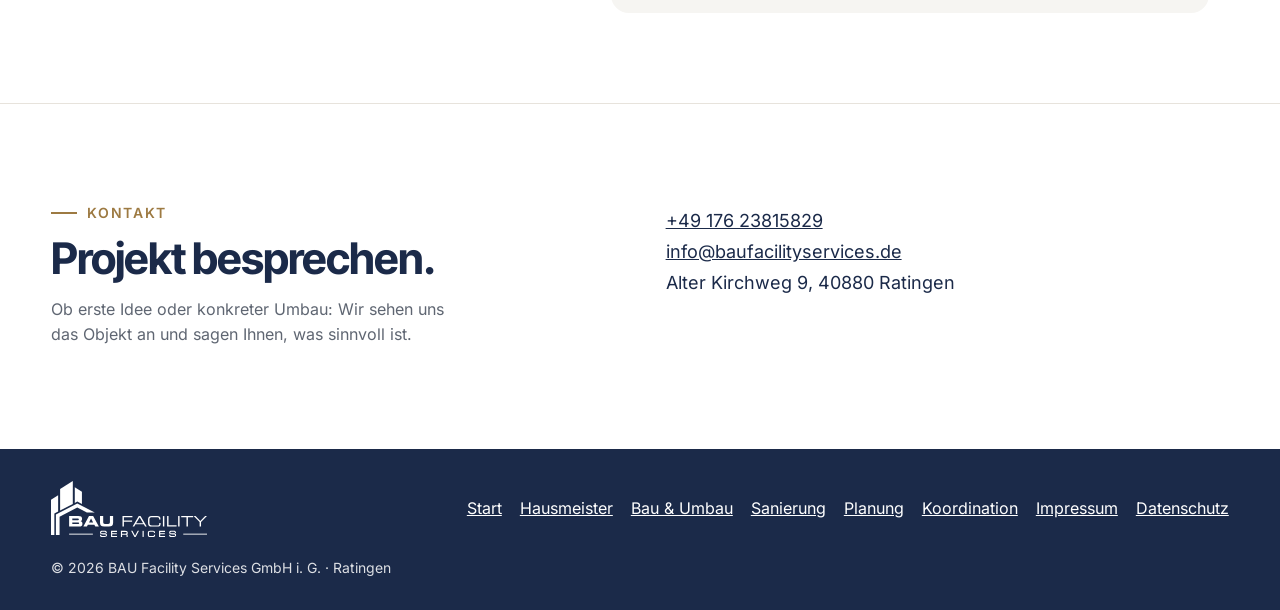
<file: zusatzleistungen.html>
<!doctype html>
<html lang="de">
<head>
<meta charset="utf-8">
<meta name="viewport" content="width=device-width, initial-scale=1, viewport-fit=cover">
<title>Zusatzleistungen · BAU Facility Services</title>
<meta name="description" content="Zusätzlich zum Hausmeisterdienst: Bau & Umbau, Sanierung & Renovierung, Planung & Organisation sowie Koordination aller Gewerke. BAU Facility Services, Ratingen.">
<meta name="theme-color" content="#ffffff">
<link rel="icon" href="assets/logo.svg">
<link rel="stylesheet" href="styles.css">
<script src="assets/manifest.js"></script>
</head>
<body class="zpage">
<a class="sr" href="#z-start">Zum Inhalt</a>
<header class="nav">
  <a class="nav__logo" href="index.html" aria-label="BAU Facility Services – Start"><img src="assets/logo.svg" alt="BAU Facility Services" width="170" height="61"></a>
  <ul class="nav__links" style="margin-left:auto">
    <li><a href="index.html#keller">Hausmeister</a></li>
    <li><a class="on" href="zusatzleistungen.html" aria-current="page">Zusatzleistungen</a></li>
    <li><a href="index.html#werte">Über uns</a></li>
    <li><a href="index.html#kontakt">Kontakt</a></li>
  </ul>
  <a class="btn btn--or btn--sm" href="#kontakt">Anfrage</a>
  <button class="burger" aria-label="Menü öffnen" aria-expanded="false" aria-controls="menu"><span></span></button>
</header>
<div class="progress" aria-hidden="true"></div>
<nav class="menu" id="menu" hidden aria-label="Menü">
  <a href="index.html#keller">Hausmeister-Leistungen</a><a href="#umbau">Bau & Umbau</a><a href="#sanierung">Sanierung & Renovierung</a><a href="#planung">Planung & Organisation</a><a href="#koordination">Koordination & Durchführung</a><a href="#kontakt">Kontakt</a>
</nav>

<main>
<!-- Einstieg -->
<section class="zhero" id="z-start">
  <a class="back" href="index.html#koordination">← Zurück zum Hausmeister-Rundgang</a>
  <p class="eyebrow">Zusätzlich zum Hausmeisterdienst</p>
  <h1>Wenn mehr ansteht als der Hausmeister.</h1>
  <p class="lead">Ihr Hausmeister kennt das Objekt am besten und sieht als Erster, wo etwas getan werden muss. Was über die laufende Betreuung hinausgeht, übernehmen unsere Bauteams und ausgewählte Fachbetriebe: geplant, koordiniert und aus einer Hand.</p>
  <ol class="zpath" aria-label="So greift alles ineinander">
    <li><a href="#planung"><span>1</span><b>Erkannt</b><small>Hausmeister meldet Bedarf mit Foto</small></a></li>
    <li><a href="#planung"><span>2</span><b>Geplant</b><small>Planung & Organisation</small></a></li>
    <li><a href="#umbau"><span>3</span><b>Umgesetzt</b><small>Bau & Umbau · Sanierung</small></a></li>
    <li><a href="#koordination"><span>4</span><b>Koordiniert</b><small>Ein Ansprechpartner</small></a></li>
  </ol>
</section>

<!-- Planung & Organisation -->
<section class="zsec" id="planung" aria-labelledby="zp-h">
  <div class="zsec__media"><img data-img="d1-dach" alt="Projektleiter plant einen Umbau mit Grundrissen"></div>
  <div class="zsec__copy">
    <p class="crumb">Zusatzleistung · <b>Planung & Organisation</b></p>
    <h2 id="zp-h">Erst der Plan, dann der Staub.</h2>
    <p class="lead">Wir planen Ihr Projekt von Anfang an strukturiert: klare Abläufe, verlässliche Termine, ein Budget. Tippen Sie eine Phase an.</p>
    <div class="phasetabs" role="tablist" aria-label="Projektphasen">
      <button role="tab" aria-selected="true" data-ph="0">Analyse</button><button role="tab" aria-selected="false" data-ph="1">Konzeption</button><button role="tab" aria-selected="false" data-ph="2">Umsetzung</button><button role="tab" aria-selected="false" data-ph="3">Übergabe</button>
    </div>
    <div class="phasebox" id="phasebox" role="tabpanel" aria-live="polite"></div>
    <a class="more" href="planung.html">Mehr zu Planung & Organisation <span class="arrow">→</span></a>
  </div>
</section>

<!-- Bau & Umbau -->
<section class="zsec zsec--flip" id="umbau" aria-labelledby="zu-h">
  <div class="zsec__media">
    <div class="wipe" id="wipe" role="slider" tabindex="0" aria-label="Vorher-Nachher-Vergleich Umbau" aria-valuemin="0" aria-valuemax="100" aria-valuenow="50">
      <img data-img="e1-eg-vorher" alt="Vorher: alter Büroraum">
      <img class="after" data-img="e2-eg-nachher" alt="Nachher: heller, offener Wohnraum">
      <span class="tag tag--l">Vorher</span><span class="tag tag--r">Nachher</span>
      <div class="wipe__line"></div><div class="wipe__knob" aria-hidden="true">‹ ›</div>
    </div>
  </div>
  <div class="zsec__copy">
    <p class="crumb">Zusatzleistung · <b>Bau & Umbau</b></p>
    <h2 id="zu-h">Aus Räumen Chancen machen.</h2>
    <p class="lead">Neue Raumaufteilung, Modernisierung oder umfangreicher Umbau: fachgerecht umgesetzt von unseren Bauteams und eingespielten Fachbetrieben. Ziehen Sie den Regler.</p>
    <ul class="ticks"><li>Wände versetzen, Räume neu aufteilen</li><li>Wohnungen und Büros modernisieren</li><li>Trockenbau, Böden, Türen, Decken</li><li>Umbau bei laufendem Betrieb, sauber abgeschottet</li></ul>
    <a class="more" href="bau-umbau.html">Mehr zu Bau & Umbau <span class="arrow">→</span></a>
  </div>
</section>

<!-- Sanierung & Renovierung: Bild wechselt beim Scrollen durch die drei Schritte -->
<section class="zsteps" id="sanierung" aria-labelledby="zs-h">
  <div class="zsteps__sticky">
    <div class="zsteps__media" id="zsMedia">
      <img class="on" data-img="o1-bad-vorher" alt="Vorher: altes Bad">
      <img data-img="o2-bad-arbeit" alt="Arbeit: Fliesenleger verlegt neue Fliesen">
      <img data-img="o3-bad-ergebnis" alt="Ergebnis: neues Bad">
      <div class="zsteps__bar"><i id="zsBar"></i></div>
    </div>
  </div>
  <div class="zsteps__copy">
    <div class="zsteps__intro">
      <p class="crumb">Zusatzleistung · <b>Sanierung & Renovierung</b></p>
      <h2 id="zs-h">Räume wieder in Bestform.</h2>
      <p class="lead">Scrollen Sie mit durch eine Bad-Sanierung, vom alten Zustand bis zur Übergabe.</p>
    </div>
    <article class="zstep" data-step="0"><span>Vorher</span><h3>Bestand aufnehmen.</h3><p>Alte Fliesen, vergilbte Fugen, Leitungen im Verborgenen. Wir prüfen Untergrund und Leitungen, bevor ein Termin steht.</p></article>
    <article class="zstep" data-step="1"><span>Arbeit</span><h3>Gewerke in der richtigen Reihenfolge.</h3><p>Rückbau, Sanitär, Elektro, Abdichtung, Fliesen: abgestimmt in einem Zeitplan, damit kein Gewerk auf das andere wartet.</p></article>
    <article class="zstep" data-step="2"><span>Ergebnis</span><h3>Abnahme, dann Betreuung.</h3><p>Gemeinsame Abnahme mit Foto-Protokoll. Danach kümmert sich auf Wunsch Ihr Hausmeister weiter um das Objekt.</p><a class="more" href="sanierung.html">Mehr zu Sanierung & Renovierung <span class="arrow">→</span></a></article>
  </div>
</section>

<!-- Koordination: ohne / mit uns -->
<section class="zcoord" id="koordination" aria-labelledby="zk-h">
  <div class="zcoord__copy">
    <p class="crumb">Zusatzleistung · <b>Koordination & Durchführung</b></p>
    <h2 id="zk-h">Sieben Gewerke. Eine Nummer.</h2>
    <p class="lead">Wir bündeln die Arbeiten, stimmen alle Gewerke aufeinander ab und behalten den Ablauf für Sie im Blick. Schalten Sie um und sehen Sie den Unterschied.</p>
    <div class="zswitch" role="group" aria-label="Ansicht wählen"><button type="button" data-v="ohne" aria-pressed="false">Ohne Koordination</button><button type="button" data-v="mit" aria-pressed="true">Mit Koordination</button></div>
    <p class="zcount"><b id="zkNum">1</b> <span id="zkTxt">Ansprechpartner für Sie</span></p>
    <a class="more" href="koordination.html">Mehr zur Koordination <span class="arrow">→</span></a>
  </div>
  <div class="zcoord__map" id="zkMap" data-v="mit" aria-hidden="true">
    <svg viewBox="0 0 520 420" id="zkSvg"></svg>
  </div>
</section>

<!-- Kontakt -->
<section class="contact" id="kontakt">
  <div style="display:grid;gap:16px;align-content:start">
    <p class="eyebrow">Kontakt</p>
    <h2>Projekt besprechen.</h2>
    <p class="lead">Ob erste Idee oder konkreter Umbau: Wir sehen uns das Objekt an und sagen Ihnen, was sinnvoll ist.</p>
  </div>
  <p style="font-size:18px;line-height:1.7"><a href="tel:+4917623815829">+49 176 23815829</a><br><a href="mailto:info@baufacilityservices.de">info@baufacilityservices.de</a><br>Alter Kirchweg 9, 40880 Ratingen</p>
</section>
</main>

<footer class="foot">
  <img src="assets/logo-w.svg" alt="BAU Facility Services" width="200" height="72">
  <nav aria-label="Seiten"><a href="index.html">Start</a><a href="hausmeister.html">Hausmeister</a><a href="bau-umbau.html">Bau & Umbau</a><a href="sanierung.html">Sanierung</a><a href="planung.html">Planung</a><a href="koordination.html">Koordination</a><a href="impressum.html">Impressum</a><a href="datenschutz.html">Datenschutz</a></nav>
  <small>© 2026 BAU Facility Services GmbH i. G. · Ratingen</small>
</footer>
<script src="zusatz.js"></script>
</body>
</html>
</file>
<file: styles.css>
/* BAU Facility Services · Relaunch W1 „Das Haus im Schnitt“ · Weiß + CI Navy/Bronze */
@font-face{font-family:"Inter Tight";src:url(assets/fonts/inter-tight.woff2) format("woff2");font-weight:300 900;font-display:swap}
@font-face{font-family:Inter;src:url(assets/fonts/inter.woff2) format("woff2");font-weight:300 900;font-display:swap}
:root{
  --bg:#ffffff; --bg-rgb:255,255,255; --bg2:#f6f5f2; --card:#ffffff;
  --ink:#1b2a49; --ink-rgb:27,42,73; --muted:#5f6672; --grey:#6f747a;
  --or:#9d7a42; --or-rgb:157,122,66; --on-or:#fff;
  --line:#e7e3dc; --shadow:0 24px 60px -30px rgba(27,42,73,.35);
  --r:18px; --pad:clamp(16px,4vw,64px); --head:68px;
  --f-d:"Inter Tight",Inter,system-ui,sans-serif; --f:Inter,system-ui,sans-serif;
}
*{box-sizing:border-box;margin:0;padding:0}
html{-webkit-text-size-adjust:100%}
body{background:var(--bg);color:var(--ink);font:400 16px/1.55 var(--f);-webkit-font-smoothing:antialiased;overflow-x:hidden}
img,video{display:block;max-width:100%}
a{color:inherit}
button{font:inherit;color:inherit;background:none;border:0;cursor:pointer}
small{font-size:max(14px,.83em)}
:focus-visible{outline:2px solid var(--or);outline-offset:3px;border-radius:6px}
.sr{position:absolute;width:1px;height:1px;overflow:hidden;clip:rect(0 0 0 0)}
[hidden]{display:none!important}

.btn{display:inline-flex;align-items:center;gap:.6em;min-height:48px;padding:.75em 1.35em;border-radius:10px;font:600 15px/1 var(--f);text-decoration:none;transition:transform .25s,background .25s}
.btn--or{background:var(--or);color:var(--on-or)}
.btn--or:hover{transform:translateY(-2px);background:#8a6a37}
.btn--navy{background:var(--ink);color:#fff}
.btn--ghost{border:1.5px solid var(--line);background:#fff}
.btn--ghost:hover{border-color:var(--ink)}
.btn--sm{min-height:44px;padding:.55em 1em;font-size:14px}
.arrow{display:inline-block;transition:transform .25s}.btn:hover .arrow,.more:hover .arrow{transform:translateX(4px)}
.more{display:inline-flex;align-items:center;gap:.4em;min-height:44px;font-weight:600;color:var(--or);text-decoration:none}

/* Kopfzeile */
.nav{position:fixed;inset:0 0 auto 0;height:var(--head);z-index:50;display:flex;align-items:center;gap:28px;padding:0 var(--pad);background:rgba(255,255,255,.92);backdrop-filter:blur(10px);-webkit-backdrop-filter:blur(10px);border-bottom:1px solid var(--line)}
.nav__logo img{height:40px;width:auto}
.seg{display:flex;margin-left:auto;padding:2px;border:1.5px solid var(--line);border-radius:999px;background:#fff;flex:none}
.seg button{min-height:44px;padding:0 14px;border-radius:999px;font:600 14px var(--f);color:var(--muted);transition:background .25s,color .25s}
.seg button[aria-pressed="true"]{background:var(--ink);color:#fff}
.nav__links{display:flex;gap:4px;list-style:none}
.nav__links a{display:flex;align-items:center;min-height:44px;padding:0 12px;font:500 15px var(--f);text-decoration:none;border-radius:8px}
.nav__links a:hover,.nav__links a.on{color:var(--or)}
.nav__loc{display:flex;align-items:center;gap:6px;font:500 14px var(--f);color:var(--muted)}
.nav__loc svg{width:16px;height:16px;stroke:var(--or);fill:none;stroke-width:2}
.burger{display:none;width:44px;height:44px;border-radius:10px;align-items:center;justify-content:center;margin-left:auto}
.burger span,.burger span::before,.burger span::after{display:block;width:20px;height:2px;background:var(--ink);position:relative;content:""}
.burger span::before{position:absolute;top:-6px}.burger span::after{position:absolute;top:6px}
.menu{position:fixed;inset:var(--head) 0 auto 0;z-index:49;background:#fff;border-bottom:1px solid var(--line);padding:12px var(--pad) 24px;display:grid}
.menu a{display:flex;align-items:center;min-height:52px;font:600 18px var(--f-d);text-decoration:none;border-bottom:1px solid var(--line)}
.progress{position:fixed;left:0;top:calc(var(--head) - 2px);height:2px;width:100%;transform-origin:0 50%;transform:scaleX(0);background:var(--or);z-index:51}

.eyebrow{display:flex;align-items:center;gap:10px;font:600 14px/1 var(--f);letter-spacing:.12em;text-transform:uppercase;color:var(--or)}
.eyebrow::before{content:"";width:26px;height:2px;background:var(--or)}
h1,h2{font:700 clamp(36px,4.4vw,68px)/1.02 var(--f-d);letter-spacing:-.025em}
h2{font-size:clamp(30px,3.4vw,52px)}
.lead{font-size:clamp(16px,1.2vw,19px);color:var(--muted);max-width:40ch}
.row{display:flex;flex-wrap:wrap;gap:12px;align-items:center}

/* 1 Hero */
.hero{min-height:100svh;display:grid;grid-template-columns:minmax(320px,.9fr) 1.25fr;gap:clamp(24px,4vw,64px);align-items:center;padding:calc(var(--head) + 32px) var(--pad) 48px}
.hero__copy{display:flex;flex-direction:column;gap:22px}
.hero__media{position:relative;aspect-ratio:16/10;border-radius:var(--r);overflow:hidden;background:var(--bg2)}
.hero__media>img,.hero__media>video{position:absolute;inset:0;width:100%;height:100%;object-fit:cover}
.scrollhint{display:flex;align-items:center;gap:10px;font:500 14px var(--f);color:var(--muted)}
.scrollhint i{width:22px;height:34px;border:2px solid rgba(var(--ink-rgb),.3);border-radius:12px;position:relative}
.scrollhint i::after{content:"";position:absolute;left:50%;top:6px;width:3px;height:7px;margin-left:-1.5px;border-radius:2px;background:var(--or);animation:sh 1.6s infinite}
@keyframes sh{0%{transform:translateY(0);opacity:1}100%{transform:translateY(12px);opacity:0}}

/* 2–7 Das Haus (eine gepinnte Bühne) */
.haus{position:relative}
.stage{position:relative;height:100svh;overflow:hidden;background:#fff}
.house{position:absolute;left:50%;top:calc(50% + var(--head) / 2);width:min(92vw,calc((100svh - var(--head) - 40px) * 1.7778));aspect-ratio:16/9;transform:translate(-50%,-50%);transform-origin:50% 50%;will-change:transform}
.house img{position:absolute;inset:0;width:100%;height:100%;object-fit:contain;transition:opacity .45s}
.house.swap img{opacity:0}
.house .facade{clip-path:inset(0 0 0 0)}
.hl{position:absolute;border:2px solid var(--or);border-radius:6px;opacity:0;pointer-events:none;box-shadow:0 0 0 9999px rgba(255,255,255,0);transition:opacity .3s}
.labels{position:absolute;inset:0;pointer-events:none}
.lab{position:absolute;display:flex;align-items:center;gap:0;pointer-events:auto;text-decoration:none;opacity:0}
.lab i{display:block;height:1.5px;background:var(--or);width:var(--len,90px);transform-origin:0 50%}
.lab b{display:inline-flex;align-items:center;gap:8px;min-height:44px;padding:0 14px;border:1.5px solid var(--line);border-radius:999px;background:#fff;font:600 14px var(--f);white-space:nowrap;transition:border-color .2s,color .2s}
.lab b::before{content:"";width:8px;height:8px;border-radius:50%;background:var(--or)}
.lab:hover b,.lab:focus-visible b{border-color:var(--or);color:var(--or)}
.haus__intro{position:absolute;left:var(--pad);top:calc(var(--head) + 36px);z-index:3;max-width:380px;display:flex;flex-direction:column;gap:14px}
.haus__intro .lead{max-width:34ch}

/* Karten in der Haus-Bühne (Haus bleibt sichtbar, Kamera fährt durchgehend) */
.ticks{list-style:none;display:grid;gap:10px;margin-top:4px}
.ticks li{display:flex;gap:12px;align-items:flex-start;font:500 16px/1.38 var(--f)}
.ticks li::before{content:"";flex:none;width:18px;height:18px;margin-top:1px;border-radius:50%;border:2px solid var(--or);background:radial-gradient(circle,var(--or) 0 3px,transparent 4px)}
.crumb{font:600 14px var(--f);color:var(--muted);letter-spacing:.02em}
.crumb b{color:var(--or);font-weight:700}
.sc{position:absolute;z-index:5;right:var(--pad);top:var(--head);bottom:0;margin-block:auto;height:fit-content;max-height:calc(100% - var(--head) - 32px);width:min(440px,36vw);overflow:hidden;display:flex;flex-direction:column;gap:14px;padding:26px 28px;background:rgba(255,255,255,.96);border:1px solid var(--line);border-radius:var(--r);box-shadow:var(--shadow);opacity:0;visibility:hidden}
.sc h2{font-size:clamp(26px,2.3vw,36px);line-height:1.06}
.sc .lead{font-size:16px;max-width:none}
.sc--hm{width:min(480px,38vw)}
.sc--hm .sc__media{aspect-ratio:16/9}
.sc__media{position:relative;aspect-ratio:16/9;border-radius:12px;overflow:hidden;background:var(--bg2);flex:none}
.sc__media>img{position:absolute;inset:0;width:100%;height:100%;object-fit:cover}
.bridge{position:absolute;z-index:5;right:var(--pad);top:var(--head);bottom:0;margin-block:auto;height:fit-content;width:min(520px,42vw);display:flex;flex-direction:column;gap:14px;opacity:0;visibility:hidden;pointer-events:none}
.bridge h2{font-size:clamp(30px,3vw,46px)}
.hm-note{font-size:14px;color:var(--muted);border-left:3px solid var(--or);padding-left:12px}
.sc--coord{align-items:flex-start}
.sc--coord img{width:120px;aspect-ratio:1;border-radius:50%;object-fit:cover;object-position:72% 25%;border:4px solid #fff;box-shadow:0 0 0 2px var(--or),var(--shadow)}

/* Vorher/Nachher */
.wipe{position:absolute;inset:0;cursor:ew-resize;touch-action:pan-y}
.wipe img{position:absolute;inset:0;width:100%;height:100%;object-fit:cover}
.wipe .after{clip-path:inset(0 0 0 var(--x,50%))}
.wipe__line{position:absolute;top:0;bottom:0;left:var(--x,50%);width:2px;margin-left:-1px;background:#fff;z-index:3;box-shadow:0 0 0 1px rgba(0,0,0,.08)}
.wipe__knob{position:absolute;top:50%;left:var(--x,50%);z-index:4;width:54px;height:54px;margin:-27px 0 0 -27px;border-radius:50%;background:var(--or);color:#fff;display:grid;place-items:center;font:700 16px var(--f);box-shadow:0 10px 24px -8px rgba(0,0,0,.45)}
.tag{position:absolute;z-index:4;bottom:16px;font:700 14px var(--f);padding:8px 12px;border-radius:8px;background:#fff}
.tag--l{left:16px}.tag--r{right:16px;background:var(--ink);color:#fff}

/* Vorher · Arbeit · Ergebnis */
.steps3{position:absolute;inset:0}
.steps3 img{position:absolute;inset:0;width:100%;height:100%;object-fit:cover;opacity:0;transition:opacity .5s}
.steps3 img.on{opacity:1}
.prog{display:grid;grid-template-columns:repeat(3,1fr);gap:0;margin-top:6px;position:relative}
.prog::before{content:"";position:absolute;left:8px;right:8px;top:8px;height:2px;background:var(--line)}
.prog i{position:absolute;left:8px;top:8px;height:2px;background:var(--or);width:0;transition:width .4s}
.prog button{position:relative;display:flex;flex-direction:column;align-items:flex-start;gap:10px;min-height:44px;font:600 14px var(--f);color:var(--muted)}
.prog button:nth-child(3){align-items:center}.prog button:nth-child(4){align-items:flex-end}
.prog button::before{content:"";width:18px;height:18px;border-radius:50%;background:#fff;border:2px solid var(--line);transition:border-color .3s,background .3s}
.prog button.on{color:var(--ink)}.prog button.on::before{border-color:var(--or);background:var(--or)}

/* Phasen-Zeitleiste */
.phases{list-style:none;display:grid;gap:0;margin-top:4px}
.phases li{display:grid;grid-template-columns:38px 1fr;gap:14px;padding:10px 0;position:relative}
.phases li:not(:last-child)::after{content:"";position:absolute;left:18px;top:46px;bottom:-10px;width:2px;background:var(--line)}
.phases span{width:38px;height:38px;border-radius:50%;background:var(--ink);color:#fff;display:grid;place-items:center;font:700 15px var(--f-d)}
.phases b{display:block;font:700 17px var(--f-d)}
.phases p{color:var(--muted);font-size:15px}

/* Koordination: Linien zum Ansprechpartner */
.coord{position:absolute;inset:var(--head) 0 0 0;z-index:4;pointer-events:none;opacity:0}
.coord svg{position:absolute;inset:0;width:100%;height:100%;overflow:visible}
.coord path{fill:none;stroke:var(--or);stroke-width:1.6}
.coord circle{fill:var(--or)}
/* 8 Team */
.team{display:grid;grid-template-columns:1fr 1.1fr;gap:clamp(24px,4vw,64px);align-items:center;padding:clamp(70px,9vw,130px) var(--pad);background:var(--bg2)}
.kin{display:flex;flex-direction:column;font:800 clamp(36px,4.6vw,72px)/1.02 var(--f-d);letter-spacing:-.025em}
.kin span{display:block;overflow:hidden;padding-bottom:.05em}.kin span b{display:block;font-weight:inherit;transform:translateY(110%)}
.team__media{position:relative;aspect-ratio:4/3;border-radius:var(--r);overflow:hidden}
.team__media img{position:absolute;inset:0;width:100%;height:100%;object-fit:cover}
.perks{display:flex;flex-wrap:wrap;gap:10px 22px;color:var(--muted);font:500 15px var(--f)}
.perks span{display:flex;align-items:center;gap:8px}.perks span::before{content:"";width:8px;height:8px;border-radius:50%;background:var(--or)}

/* 9 Werte, Stimmen, Kontakt */
.werte{padding:clamp(70px,9vw,130px) var(--pad) clamp(40px,5vw,70px)}
.werte__grid{display:grid;grid-template-columns:repeat(4,1fr);gap:18px;margin-top:36px}
.wert{display:flex;flex-direction:column;align-items:flex-start;gap:12px;padding:26px;border:1px solid var(--line);border-radius:var(--r);background:#fff}
.wert svg{width:44px;height:44px;stroke:var(--or);fill:none;stroke-width:1.6}
.wert h3{font:700 20px/1.2 var(--f-d)}
.wert p{color:var(--muted);font-size:15px}
.about{display:grid;grid-template-columns:1fr 1fr;gap:clamp(24px,4vw,64px);padding:clamp(40px,5vw,70px) var(--pad)}
.quote{background:var(--bg2);border-radius:var(--r);padding:clamp(24px,3vw,40px);display:flex;flex-direction:column;gap:14px}
.quote q{font:600 clamp(20px,1.8vw,26px)/1.35 var(--f-d)}
.quote b{font-size:15px}.quote b span{display:block;font-weight:500;color:var(--muted)}
.revs{display:grid;gap:12px}
.rev{border:1px solid var(--line);border-radius:14px;padding:18px;transition:opacity .6s}
.rev small{display:block;font:700 14px var(--f);letter-spacing:.06em;text-transform:uppercase;color:var(--or);margin-bottom:6px}
.note{font-size:14px;color:var(--muted)}
.contact{display:grid;grid-template-columns:1fr 1fr;gap:clamp(24px,4vw,64px);padding:clamp(60px,8vw,110px) var(--pad);background:#fff;border-top:1px solid var(--line)}
.contact a{color:var(--ink)}
form.f{display:grid;gap:12px}
.f label{display:grid;gap:6px;font:600 14px var(--f)}
.f input,.f textarea,.f select{width:100%;min-height:48px;border-radius:10px;border:1.5px solid var(--line);background:#fff;color:var(--ink);padding:10px 12px;font:500 16px var(--f)}
.f textarea{min-height:110px;resize:vertical}
.foot{display:flex;flex-wrap:wrap;gap:20px 40px;align-items:center;justify-content:space-between;padding:32px var(--pad);background:var(--ink);color:rgba(255,255,255,.85)}
.foot img{height:56px;width:auto}
.foot nav{display:flex;flex-wrap:wrap;gap:4px 18px}.foot nav a{min-height:44px;display:flex;align-items:center;color:#fff}
.foot small{font-size:14px}

.modal{position:fixed;inset:0;z-index:80;display:grid;place-items:center;background:rgba(27,42,73,.55);padding:16px}
.modal__box{position:relative;width:min(520px,100%);max-height:calc(100svh - 32px);overflow:auto;background:#fff;border-radius:18px;padding:24px;display:grid;gap:14px}
.modal__x{position:absolute;right:10px;top:10px;width:44px;height:44px;border-radius:50%;font-size:22px}
.timer{font:800 40px/1 var(--f-d);color:var(--or)}
.stepbar{display:flex;gap:6px}.stepbar i{flex:1;height:4px;border-radius:2px;background:var(--line)}.stepbar i.on{background:var(--or)}

/* Unterseiten */
.sub{padding:calc(var(--head) + clamp(30px,6vw,80px)) var(--pad) clamp(60px,8vw,110px);max-width:1240px;margin:0 auto}
.sub__hero{display:grid;grid-template-columns:1.05fr 1fr;gap:clamp(20px,4vw,56px);align-items:center;margin-bottom:clamp(40px,6vw,80px)}
.sub__hero img{width:100%;border-radius:var(--r);aspect-ratio:16/10;object-fit:cover}
.back{display:inline-flex;align-items:center;gap:8px;min-height:44px;font:600 15px var(--f);color:var(--or);text-decoration:none;margin-bottom:12px}
.grid3{display:grid;grid-template-columns:repeat(3,1fr);gap:18px}
.card{border:1px solid var(--line);border-radius:var(--r);padding:24px;display:flex;flex-direction:column;gap:10px}
.card h3{font:700 20px/1.2 var(--f-d)}
.card p,.card li{color:var(--muted)}
.card ul{padding-left:18px;display:grid;gap:4px}
.card .n{font:800 34px var(--f-d);color:var(--or)}
.sub h2{margin:clamp(40px,6vw,80px) 0 22px}
.timeline{list-style:none;display:grid;border-left:2px solid var(--line);margin-left:8px}
.timeline li{position:relative;padding:0 0 26px 28px}
.timeline li::before{content:"";position:absolute;left:-7px;top:6px;width:12px;height:12px;border-radius:50%;background:var(--or)}
.timeline b{display:block;font:700 18px var(--f-d)}
.timeline p{color:var(--muted)}
details{border:1px solid var(--line);border-radius:12px;padding:4px 18px;margin-bottom:10px}
summary{min-height:52px;display:flex;align-items:center;font:600 16px var(--f);cursor:pointer}
details p{padding:0 0 14px;color:var(--muted)}
.subnav{display:flex;flex-wrap:wrap;gap:10px;margin-top:clamp(40px,6vw,70px)}
.legal{max-width:860px;margin:0 auto;padding:calc(var(--head) + 50px) var(--pad) 80px}
.legal h1{margin-bottom:22px}.legal h2,.legal h3{margin:22px 0 8px;font:700 20px var(--f-d)}.legal p,.legal li{color:var(--muted)}

@media (max-height:860px) and (min-width:701px){.sc .phases p{display:none}.sc .phases li{padding:5px 0;grid-template-columns:32px 1fr}.sc .phases span{width:32px;height:32px}.sc .phases li:not(:last-child)::after{top:38px;left:15px}}
@media (prefers-reduced-motion:reduce){*{animation:none!important;transition:none!important}}
@media (max-width:1440px){.nav__loc{display:none}}
@media (max-width:1180px){.nav__links a{padding:0 9px}}
@media (max-width:1020px){
  .haus__intro{right:var(--pad);max-width:none}
  .sc{width:min(400px,44vw)}.sc--svc{width:min(460px,48vw)}
  .sc .phases li:nth-child(n+3){display:none}
  .nav__links{display:none}.burger{display:flex;margin-left:6px}.nav .btn--or{margin-left:12px}
  .hero,.team,.about,.contact,.sub__hero{grid-template-columns:1fr}
  .hero{padding-top:calc(var(--head) + 20px);min-height:auto}
  .werte__grid,.grid3{grid-template-columns:1fr 1fr}
}
@media (max-width:700px){
  :root{--head:60px}
  .nav__logo img{height:34px}
  .seg button{padding:0 10px;min-height:44px}
  .nav{gap:10px}
  h1{font-size:clamp(32px,9vw,44px)}h2{font-size:clamp(28px,8vw,38px)}
  .house{width:118vw;top:62%}
  .nav .btn--or{display:none}
  .lab b{padding:0 10px}
  .lab i{width:var(--lenm,26px)}
  .sc,.sc--svc{left:var(--pad);right:var(--pad);width:auto;top:auto;bottom:14px;margin:0;max-height:58%;padding:16px 18px;gap:9px}
  .sc h2{font-size:24px}
  .sc .lead{font-size:15px}
  .ticks{gap:7px}.ticks li{font-size:15px}
  .sc .more{min-height:44px}
  .sc .phases,.hm-note{display:none}
  .sc--svc .lead{display:none}
  .bridge{left:var(--pad);right:var(--pad);width:auto;top:auto;bottom:24px;margin:0}
  .sc--coord{flex-direction:column}
  .sc--coord img{width:84px;position:absolute;right:16px;top:14px}
  .sc--coord .crumb,.sc--coord h2{padding-right:96px}
  .werte__grid,.grid3{grid-template-columns:1fr}
}
@media (max-height:500px) and (orientation:landscape){
  .sc{padding:14px 18px;gap:8px;width:min(400px,44vw)}.sc--svc{width:min(380px,42vw)}
  .sc h2{font-size:21px}.ticks{gap:5px}.ticks li{font-size:14px}
  .sc .lead,.sc .phases,.hm-note,.sc .ticks li:nth-child(n+4){display:none}
  .haus__intro .lead{display:none}.haus__intro h2{font-size:24px}
  .bridge h2{font-size:26px}.bridge .lead{display:none}
  .sc--coord img{width:64px}
  .sc__media{aspect-ratio:auto;height:22vh}
  .sc .prog{margin-top:0}
  .hero{grid-template-columns:1fr 1fr;min-height:100svh;padding-top:calc(var(--head) + 12px)}.hero h1{font-size:30px}.hero .lead{display:none}
}

/* Teaser Zusatzleistungen */
.zteaser{padding:clamp(70px,9vw,130px) var(--pad);display:grid;gap:clamp(24px,3vw,40px);justify-items:start}
.zteaser__head{display:grid;gap:14px;max-width:760px}
.zteaser__grid{display:grid;grid-template-columns:repeat(4,1fr);gap:16px;width:100%}
.ztile{position:relative;display:block;aspect-ratio:4/5;border-radius:var(--r);overflow:hidden;background:var(--bg2);text-decoration:none;color:#fff}
.ztile img{position:absolute;inset:0;width:100%;height:100%;object-fit:cover;transition:transform .6s}
.ztile:hover img{transform:scale(1.05)}
.ztile::after{content:"";position:absolute;inset:0;background:linear-gradient(180deg,transparent 45%,rgba(27,42,73,.85))}
.ztile span{position:absolute;left:18px;right:18px;bottom:16px;z-index:2;font:700 20px/1.15 var(--f-d)}
.ztile--svg{background:var(--ink);color:#fff}.ztile--svg svg{position:absolute;inset:18% 10% auto;width:80%;color:rgba(255,255,255,.55)}
@media (max-width:1020px){.zteaser__grid{grid-template-columns:1fr 1fr}}
@media (max-width:700px){.sc--hm .sc__media{aspect-ratio:21/9}.ztile{aspect-ratio:1}.ztile span{font-size:17px}}
@media (max-height:500px) and (orientation:landscape){.sc--hm .sc__media{display:none}}

/* ===== Seite Zusatzleistungen ===== */
.zhero{max-width:1240px;margin:0 auto;padding:calc(var(--head) + clamp(30px,6vw,80px)) var(--pad) clamp(40px,6vw,70px);display:grid;gap:18px}
.zhero h1{max-width:16ch}
.zhero .lead{max-width:62ch}
.zpath{list-style:none;display:grid;grid-template-columns:repeat(4,1fr);gap:12px;margin-top:14px}
.zpath a{display:grid;grid-template-columns:auto 1fr;grid-template-rows:auto auto;column-gap:12px;align-items:center;min-height:72px;padding:14px 16px;border:1.5px solid var(--line);border-radius:14px;text-decoration:none;transition:border-color .25s,transform .25s}
.zpath a:hover{border-color:var(--or);transform:translateY(-2px)}
.zpath span{grid-row:1/3;width:36px;height:36px;border-radius:50%;background:var(--ink);color:#fff;display:grid;place-items:center;font:700 15px var(--f-d)}
.zpath b{font:700 17px var(--f-d)}.zpath small{color:var(--muted)}
.zsec{max-width:1240px;margin:0 auto;padding:clamp(50px,7vw,100px) var(--pad);display:grid;grid-template-columns:1.1fr .9fr;gap:clamp(24px,4vw,64px);align-items:center}
.zsec--flip .zsec__media{order:2}
.zsec__media{position:relative;aspect-ratio:16/10;border-radius:var(--r);overflow:hidden;background:var(--bg2)}
.zsec__media>img{position:absolute;inset:0;width:100%;height:100%;object-fit:cover}
.zsec__copy{display:grid;gap:16px;align-content:start}
.phasetabs{display:flex;flex-wrap:wrap;gap:8px}
.phasetabs button{min-height:44px;padding:0 16px;border-radius:999px;border:1.5px solid var(--line);font:600 15px var(--f);background:#fff}
.phasetabs button[aria-selected="true"]{background:var(--ink);border-color:var(--ink);color:#fff}
.phasebox{display:grid;gap:10px;padding:20px;border-radius:14px;background:var(--bg2);min-height:190px}
.phasebox b{font:700 19px var(--f-d)}.phasebox p{color:var(--muted)}
.zsteps{max-width:1240px;margin:0 auto;padding:clamp(50px,7vw,100px) var(--pad);display:grid;grid-template-columns:1.1fr .9fr;gap:clamp(24px,4vw,64px);background:#fff}
.zsteps__sticky{position:sticky;top:calc(var(--head) + 24px);align-self:start}
.zsteps__media{position:relative;aspect-ratio:4/3;border-radius:var(--r);overflow:hidden;background:var(--bg2)}
.zsteps__media img{position:absolute;inset:0;width:100%;height:100%;object-fit:cover;opacity:0;transition:opacity .6s}
.zsteps__media img.on{opacity:1}
.zsteps__bar{position:absolute;left:16px;right:16px;bottom:16px;height:4px;border-radius:4px;background:rgba(255,255,255,.55);z-index:2}
.zsteps__bar i{display:block;height:100%;width:33%;border-radius:4px;background:var(--or);transition:width .5s}
.zsteps__copy{display:grid;gap:0}
.zsteps__intro{display:grid;gap:14px;padding-bottom:20vh}
.zstep{min-height:60vh;display:grid;align-content:center;gap:10px;opacity:.35;transition:opacity .4s}
.zstep.on{opacity:1}
.zstep span{font:700 14px var(--f);letter-spacing:.1em;text-transform:uppercase;color:var(--or)}
.zstep h3{font:700 clamp(24px,2.4vw,34px)/1.1 var(--f-d)}
.zstep p{color:var(--muted);max-width:44ch}
.zcoord{max-width:1240px;margin:0 auto;padding:clamp(50px,7vw,100px) var(--pad);display:grid;grid-template-columns:.9fr 1.1fr;gap:clamp(24px,4vw,64px);align-items:center}
.zcoord__copy{display:grid;gap:16px}
.zswitch{display:flex;flex-wrap:wrap;padding:3px;border:1.5px solid var(--line);border-radius:999px;justify-self:start}
.zswitch button{min-height:44px;padding:0 16px;border-radius:999px;font:600 14px var(--f);color:var(--muted)}
.zswitch button[aria-pressed="true"]{background:var(--ink);color:#fff}
.zcount{display:flex;align-items:baseline;gap:12px}.zcount b{font:800 64px/1 var(--f-d);color:var(--or)}.zcount span{color:var(--muted);max-width:24ch}
.zcoord__map{background:var(--bg2);border-radius:var(--r);padding:12px}
.zcoord__map svg{width:100%;height:auto;display:block}
.zcoord__map path{fill:none;stroke-width:2;transition:opacity .6s,stroke-dashoffset .9s}
.zcoord__map .l-ohne path{stroke:#c0564b;stroke-dasharray:5 6}
.zcoord__map .l-mit path{stroke:var(--or)}
.zcoord__map[data-v="mit"] .l-ohne{opacity:0}.zcoord__map[data-v="ohne"] .l-mit{opacity:0}
.zcoord__map .hub{transition:opacity .5s,transform .5s}
.zcoord__map[data-v="ohne"] .hub{opacity:0;transform:scale(.6)}
.zcoord__map circle{fill:var(--ink)}.zcoord__map .hub circle{fill:var(--or)}
.zcoord__map text{fill:#fff;font:700 15px var(--f);text-anchor:middle}
.zcoord__map .node rect{fill:#fff;stroke:var(--line);stroke-width:1.5}.zcoord__map .node text{fill:var(--ink);font:600 14px var(--f)}
@media (max-width:1020px){
  .zpath{grid-template-columns:1fr 1fr}
  .zsec,.zcoord{grid-template-columns:1fr}.zsec--flip .zsec__media{order:0}
  .zsteps{grid-template-columns:1fr}.zsteps__sticky{top:calc(var(--head) + 8px);z-index:2}
  .zsteps__media{aspect-ratio:16/10}
  .zsteps__intro{padding:24px 0 6vh}.zstep{min-height:46vh}
}
@media (max-width:700px){.zpath{grid-template-columns:1fr}.zcount b{font-size:48px}.zsteps__media{aspect-ratio:16/9}}
@media (max-height:500px) and (orientation:landscape){.zsteps{grid-template-columns:1fr 1fr}.zsteps__sticky{top:calc(var(--head) + 8px)}.zstep{min-height:70vh}}
@media (max-width:700px) and (max-height:780px){.sc--hm .sc__media{aspect-ratio:16/5}.sc{gap:7px;padding:14px 16px}.ticks{gap:4px}.ticks li{line-height:1.3}.sc h2{font-size:22px}}
</file>
